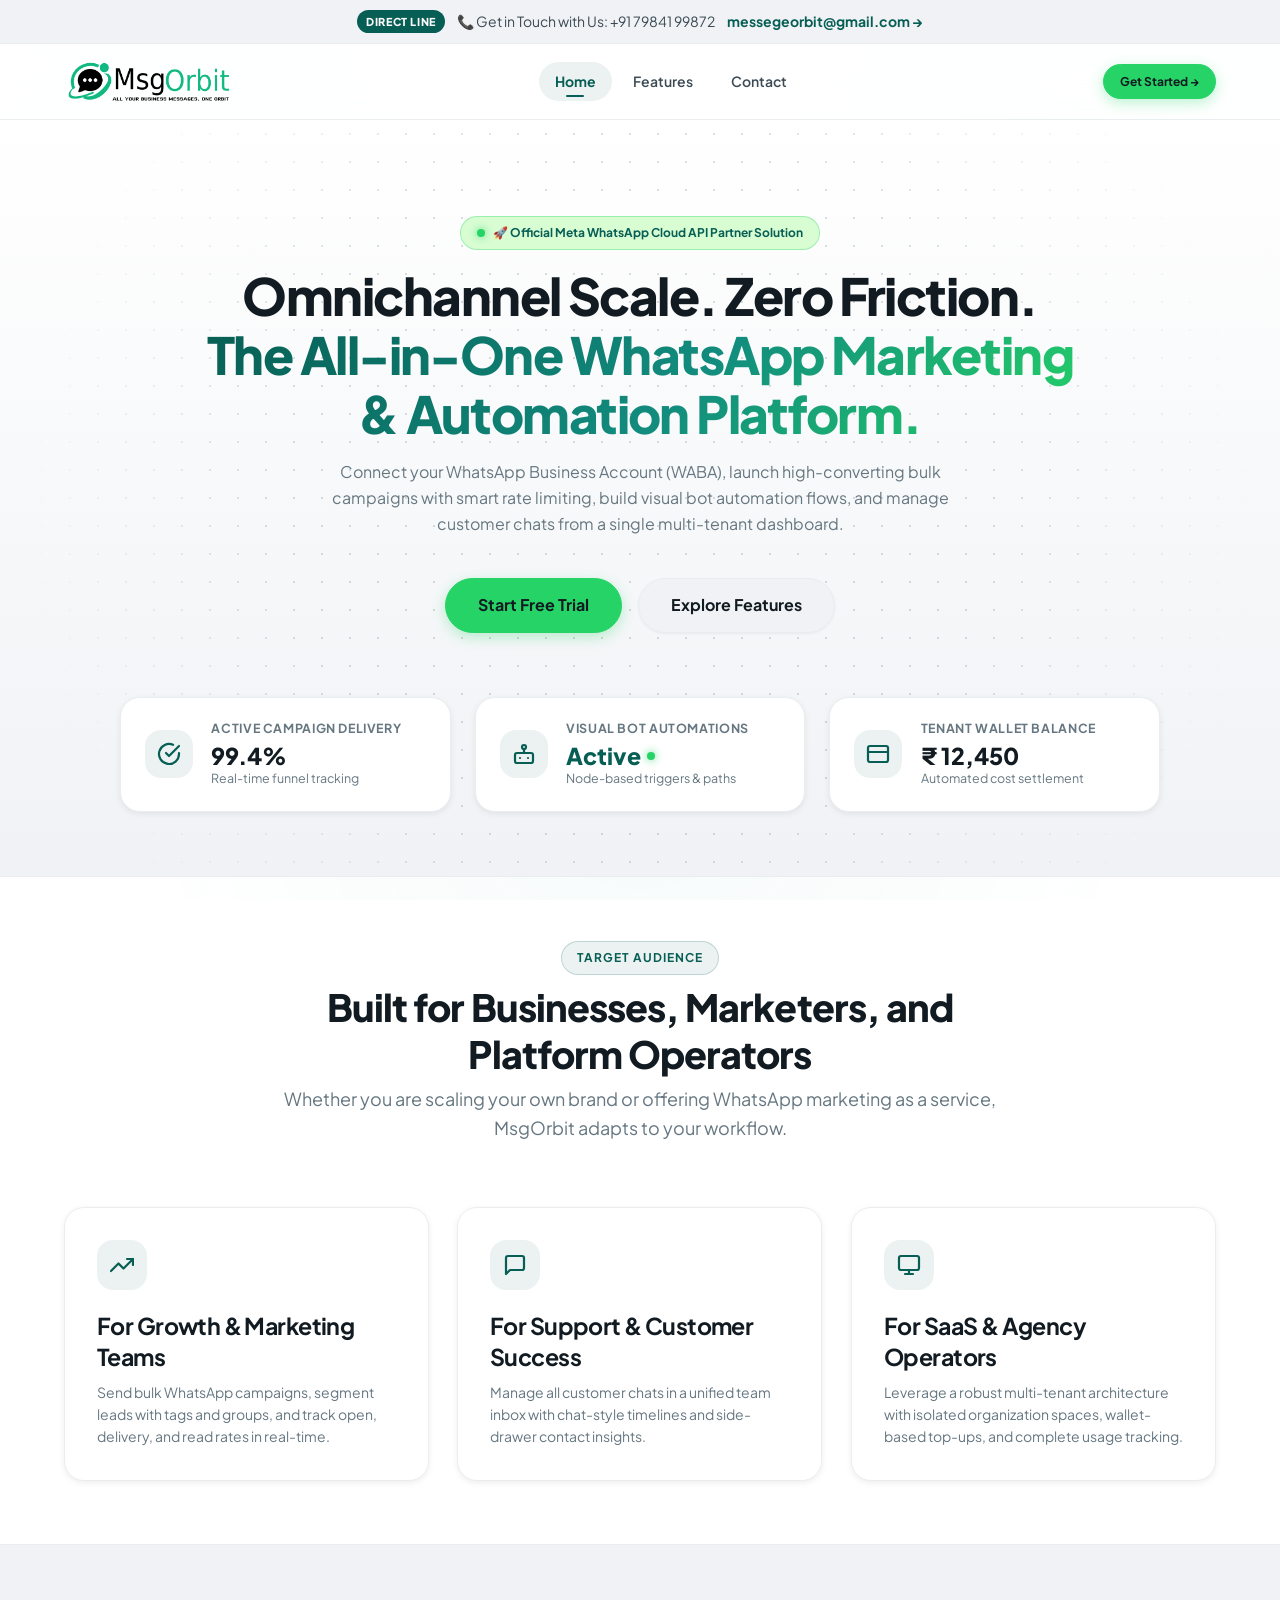
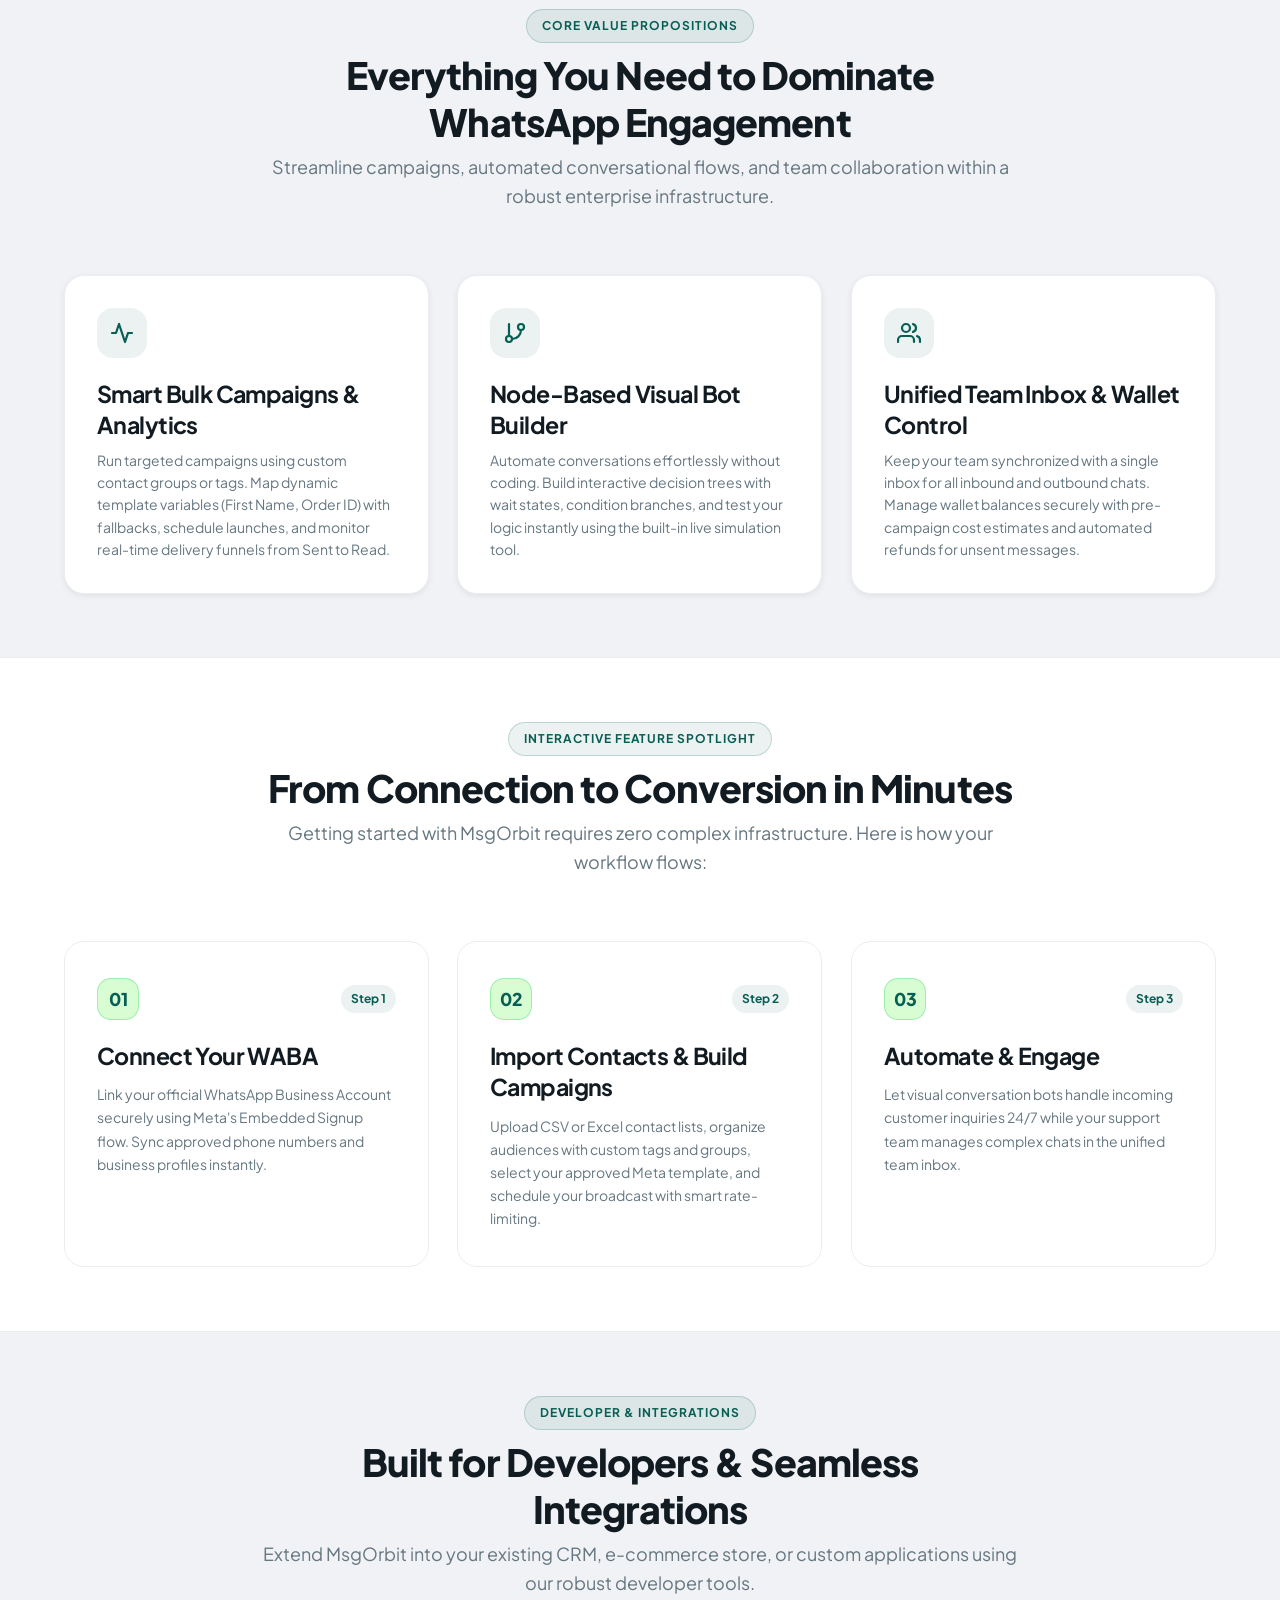
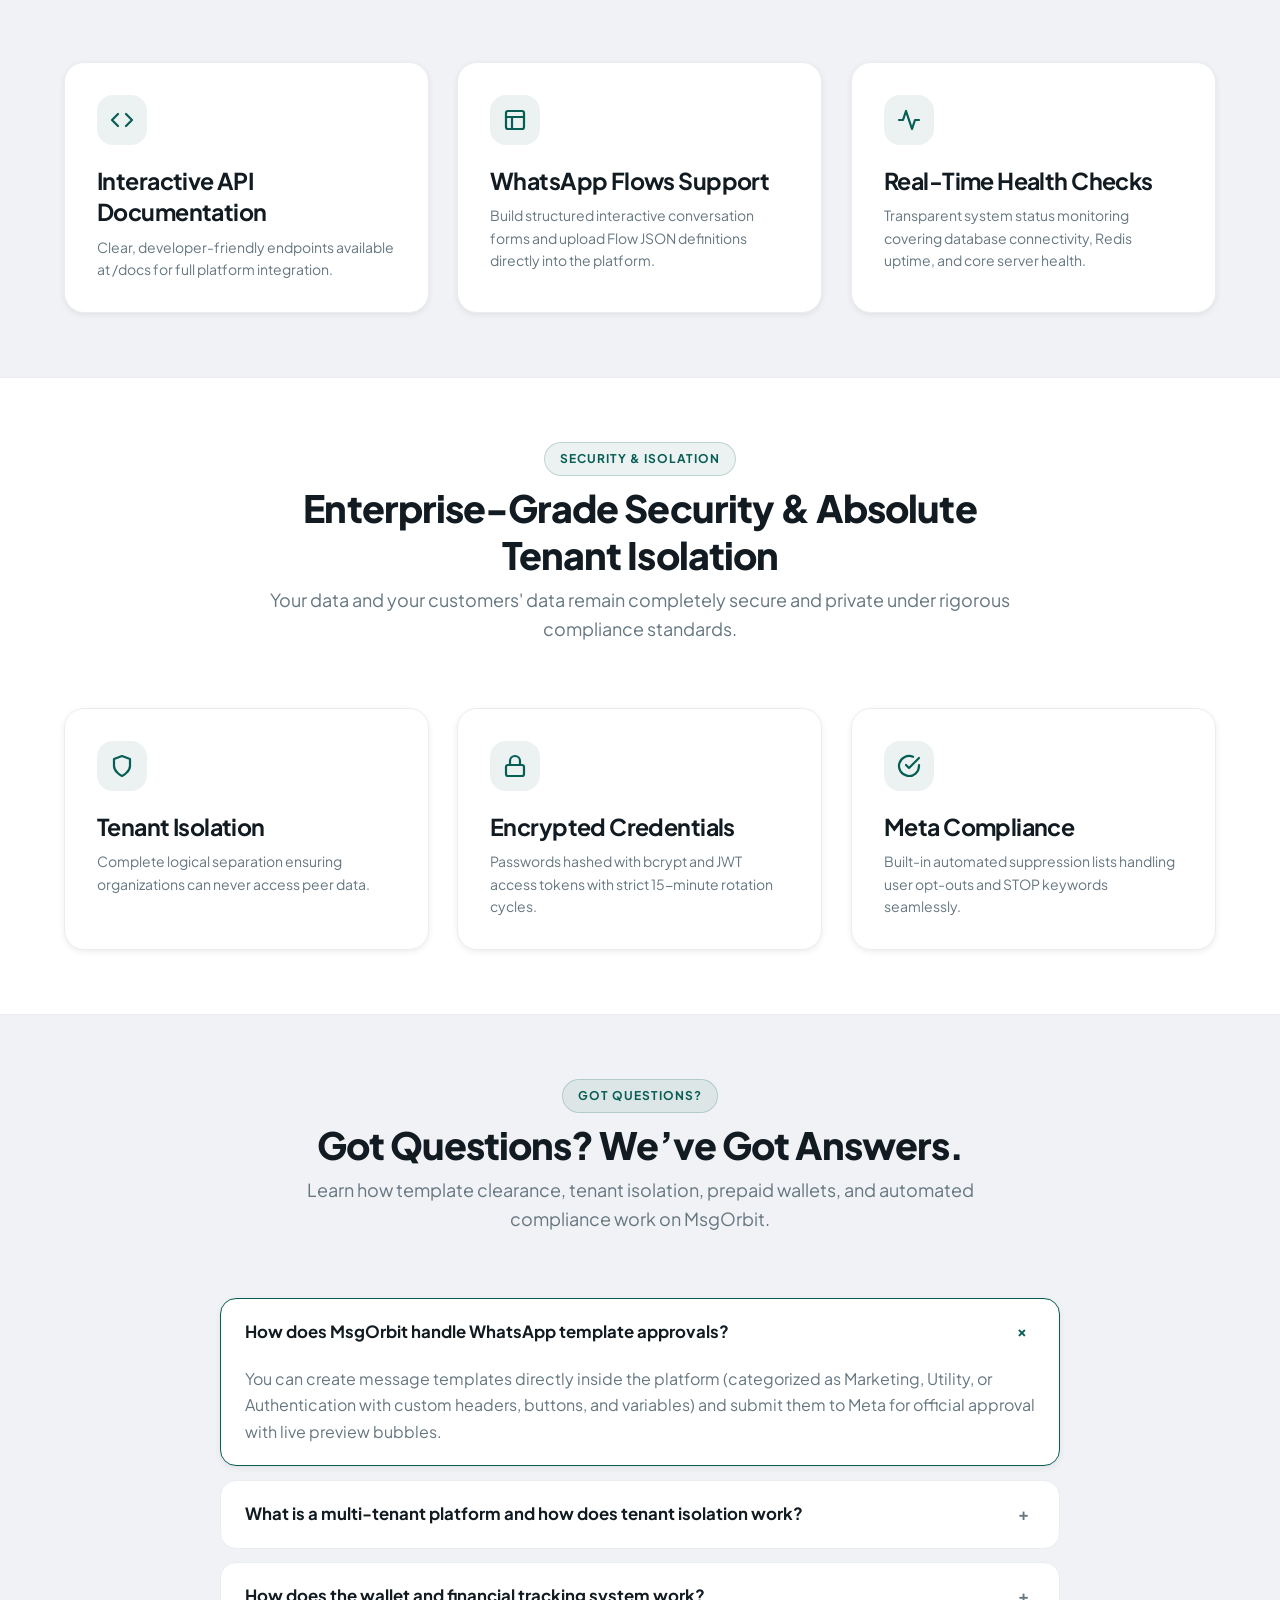
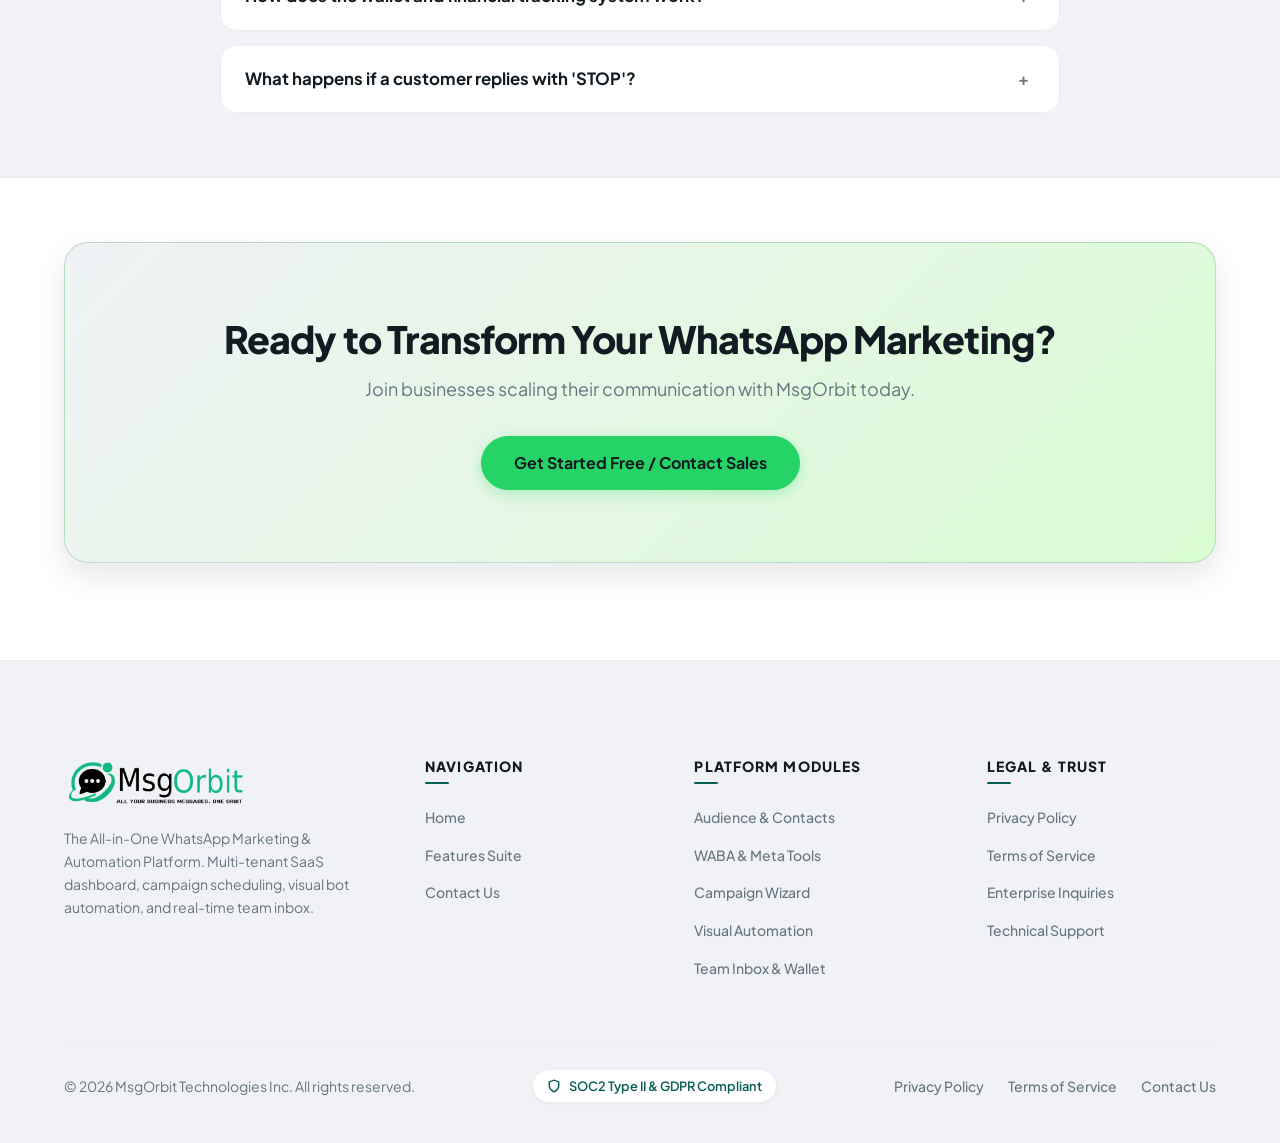
<file: index.html>
<!DOCTYPE html>
<html lang="en">

<head>
  <meta charset="UTF-8">
  <meta name="viewport" content="width=device-width, initial-scale=1.0">
  <title>MsgOrbit | The All-in-One WhatsApp Marketing &amp; Automation Platform</title>
  <meta name="description" content="Official Meta WhatsApp Cloud API Partner Solution. Launch bulk campaigns with smart rate limiting, build visual bot automation flows, and manage customer chats from a single multi-tenant dashboard.">
  <link rel="icon" type="image/png" href="assets/images/fav.png">
  <link rel="stylesheet" href="assets/css/style.css">
</head>

<body>

  <!-- LIGHT MESH BACKGROUND DECORATION -->
  <div class="light-mesh-glow" aria-hidden="true"></div>

  <!-- TOP ANNOUNCEMENT BAR -->
  <div class="top-announcement-bar">
    <span class="announcement-tag">DIRECT LINE</span>
    <span>📞 Get in Touch with Us: +91 79841 99872</span>
    <a href="mailto:messegeorbit@gmail.com" class="announcement-link">
      messegeorbit@gmail.com &rarr;
    </a>
  </div>

  <!-- HEADER / NAVBAR -->
  <header class="header">
    <div class="header-container">
      <a href="index.html" class="logo" aria-label="MsgOrbit Home">
        <img src="assets/images/logo.png" alt="MsgOrbit" class="brand-logo-img">
      </a>

      <!-- Desktop Navigation -->
      <nav class="nav-links">
        <a href="index.html" class="nav-link active">Home</a>
        <a href="features.html" class="nav-link">Features</a>
        <!-- <a href="pricing.html" class="nav-link">Pricing</a> -->
        <a href="contact.html" class="nav-link">Contact</a>
      </nav>

      <div class="nav-actions">
        <a href="contact.html" class="btn btn-primary btn-sm">Get Started &rarr;</a>
      </div>

      <!-- Mobile Hamburger Button -->
      <button class="menu-btn" aria-label="Toggle navigation menu">
        <span class="menu-line"></span>
        <span class="menu-line"></span>
        <span class="menu-line"></span>
      </button>
    </div>
  </header>

  <!-- Mobile Navigation Drawer -->
  <div class="mobile-nav">
    <nav class="mobile-links">
      <a href="index.html" class="mobile-link active">Home</a>
      <a href="features.html" class="mobile-link">Features</a>
      <!-- <a href="pricing.html" class="mobile-link">Pricing</a> -->
      <a href="contact.html" class="mobile-link">Contact</a>
    </nav>
    <div class="mobile-actions">
      <a href="contact.html" class="btn btn-primary btn-lg" style="width: 100%;">Get Started &rarr;</a>
    </div>
  </div>

  <!-- SECTION 1: HERO SECTION (THE HOOK) -->
  <section class="hero" id="hero">
    <div class="hero-dot-bg"></div>

    <div class="container" style="position: relative; z-index: 2;">
      <div class="reveal">
        
        <!-- Eyebrow / Badge -->
        <div class="beacon-badge">
          <span class="beacon-dot"></span>
          <span>🚀 Official Meta WhatsApp Cloud API Partner Solution</span>
        </div>

        <!-- Main Headline -->
        <h1 class="hero-title">
          Omnichannel Scale. Zero Friction. <br>
          <span class="hero-gradient-text">The All-in-One WhatsApp Marketing &amp; Automation Platform.</span>
        </h1>

        <!-- Subheadline -->
        <p class="hero-desc">
          Connect your WhatsApp Business Account (WABA), launch high-converting bulk campaigns with smart rate limiting, build visual bot automation flows, and manage customer chats from a single multi-tenant dashboard.
        </p>

        <!-- CTA Action Buttons -->
        <div class="hero-actions">
          <!-- <a href="pricing.html" class="btn btn-primary btn-lg">Start Free Trial</a> -->
          <a href="contact.html" class="btn btn-primary btn-lg">Start Free Trial</a>
          <a href="features.html" class="btn btn-secondary btn-lg">Explore Features</a>
        </div>

        <!-- Visual Metric Cards (Displayed in Hero) -->
        <div class="hero-metrics-grid">
          
          <!-- Metric 1 -->
          <div class="hero-metric-card">
            <div class="hero-metric-icon">
              <svg xmlns="http://www.w3.org/2000/svg" width="24" height="24" viewBox="0 0 24 24" fill="none" stroke="currentColor" stroke-width="2.2" stroke-linecap="round" stroke-linejoin="round">
                <path d="M22 11.08V12a10 10 0 1 1-5.93-9.14"></path>
                <polyline points="22 4 12 14.01 9 11.01"></polyline>
              </svg>
            </div>
            <div>
              <div class="hero-metric-label">Active Campaign Delivery</div>
              <div class="hero-metric-val">99.4%</div>
              <div class="hero-metric-sub">Real-time funnel tracking</div>
            </div>
          </div>

          <!-- Metric 2 -->
          <div class="hero-metric-card">
            <div class="hero-metric-icon">
              <svg xmlns="http://www.w3.org/2000/svg" width="24" height="24" viewBox="0 0 24 24" fill="none" stroke="currentColor" stroke-width="2.2" stroke-linecap="round" stroke-linejoin="round">
                <rect x="3" y="11" width="18" height="10" rx="2"></rect>
                <circle cx="12" cy="5" r="2"></circle>
                <path d="M12 7v4"></path>
                <line x1="8" y1="16" x2="8" y2="16"></line>
                <line x1="16" y1="16" x2="16" y2="16"></line>
              </svg>
            </div>
            <div>
              <div class="hero-metric-label">Visual Bot Automations</div>
              <div class="hero-metric-val" style="color: var(--primary-teal); display: flex; align-items: center; gap: 0.4rem;">
                Active <span class="beacon-dot" style="margin-top: 2px;"></span>
              </div>
              <div class="hero-metric-sub">Node-based triggers &amp; paths</div>
            </div>
          </div>

          <!-- Metric 3 -->
          <div class="hero-metric-card">
            <div class="hero-metric-icon">
              <svg xmlns="http://www.w3.org/2000/svg" width="24" height="24" viewBox="0 0 24 24" fill="none" stroke="currentColor" stroke-width="2.2" stroke-linecap="round" stroke-linejoin="round">
                <rect x="2" y="4" width="20" height="16" rx="2"></rect>
                <line x1="2" y1="10" x2="22" y2="10"></line>
              </svg>
            </div>
            <div>
              <div class="hero-metric-label">Tenant Wallet Balance</div>
              <div class="hero-metric-val">₹ 12,450</div>
              <div class="hero-metric-sub">Automated cost settlement</div>
            </div>
          </div>

        </div>

      </div>
    </div>
  </section>

  <!-- SECTION 2: SOCIAL PROOF / WHO IT'S FOR (THE AUDIENCE) -->
  <section class="section-padding" id="audience">
    <div class="container">
      <div class="section-header reveal">
        <span class="section-tag">Target Audience</span>
        <h2 class="section-title">Built for Businesses, Marketers, and Platform Operators</h2>
        <p class="section-desc">Whether you are scaling your own brand or offering WhatsApp marketing as a service, MsgOrbit adapts to your workflow.</p>
      </div>

      <div class="why-grid">
        
        <!-- Audience Card 1 -->
        <div class="why-card reveal">
          <div class="why-icon-wrap">
            <svg xmlns="http://www.w3.org/2000/svg" width="24" height="24" viewBox="0 0 24 24" fill="none" stroke="currentColor" stroke-width="2.2" stroke-linecap="round" stroke-linejoin="round">
              <polyline points="23 6 13.5 15.5 8.5 10.5 1 18"></polyline>
              <polyline points="17 6 23 6 23 12"></polyline>
            </svg>
          </div>
          <h3 class="why-card-title">For Growth &amp; Marketing Teams</h3>
          <p class="why-card-desc">Send bulk WhatsApp campaigns, segment leads with tags and groups, and track open, delivery, and read rates in real-time.</p>
        </div>

        <!-- Audience Card 2 -->
        <div class="why-card reveal delay-1">
          <div class="why-icon-wrap">
            <svg xmlns="http://www.w3.org/2000/svg" width="24" height="24" viewBox="0 0 24 24" fill="none" stroke="currentColor" stroke-width="2.2" stroke-linecap="round" stroke-linejoin="round">
              <path d="M21 15a2 2 0 0 1-2 2H7l-4 4V5a2 2 0 0 1 2-2h14a2 2 0 0 1 2 2z"></path>
            </svg>
          </div>
          <h3 class="why-card-title">For Support &amp; Customer Success</h3>
          <p class="why-card-desc">Manage all customer chats in a unified team inbox with chat-style timelines and side-drawer contact insights.</p>
        </div>

        <!-- Audience Card 3 -->
        <div class="why-card reveal delay-2">
          <div class="why-icon-wrap">
            <svg xmlns="http://www.w3.org/2000/svg" width="24" height="24" viewBox="0 0 24 24" fill="none" stroke="currentColor" stroke-width="2.2" stroke-linecap="round" stroke-linejoin="round">
              <rect x="2" y="3" width="20" height="14" rx="2" ry="2"></rect>
              <line x1="8" y1="21" x2="16" y2="21"></line>
              <line x1="12" y1="17" x2="12" y2="21"></line>
            </svg>
          </div>
          <h3 class="why-card-title">For SaaS &amp; Agency Operators</h3>
          <p class="why-card-desc">Leverage a robust multi-tenant architecture with isolated organization spaces, wallet-based top-ups, and complete usage tracking.</p>
        </div>

      </div>
    </div>
  </section>

  <!-- SECTION 3: CORE VALUE PROPOSITIONS (THE 3 PILLARS) -->
  <section class="section-padding" id="pillars" style="background-color: var(--bg-surface); border-top: 1px solid var(--border-light); border-bottom: 1px solid var(--border-light);">
    <div class="container">
      <div class="section-header reveal">
        <span class="section-tag">Core Value Propositions</span>
        <h2 class="section-title">Everything You Need to Dominate WhatsApp Engagement</h2>
        <p class="section-desc">Streamline campaigns, automated conversational flows, and team collaboration within a robust enterprise infrastructure.</p>
      </div>

      <div class="features-grid">
        
        <!-- Pillar 1 -->
        <div class="feature-card reveal">
          <div class="feature-icon-wrap">
            <svg xmlns="http://www.w3.org/2000/svg" width="24" height="24" viewBox="0 0 24 24" fill="none" stroke="currentColor" stroke-width="2.2" stroke-linecap="round" stroke-linejoin="round">
              <path d="M22 12h-4l-3 9L9 3l-3 9H2"></path>
            </svg>
          </div>
          <h3 class="feature-title">Smart Bulk Campaigns &amp; Analytics</h3>
          <p class="feature-desc">Run targeted campaigns using custom contact groups or tags. Map dynamic template variables (First Name, Order ID) with fallbacks, schedule launches, and monitor real-time delivery funnels from Sent to Read.</p>
        </div>

        <!-- Pillar 2 -->
        <div class="feature-card reveal delay-1">
          <div class="feature-icon-wrap">
            <svg xmlns="http://www.w3.org/2000/svg" width="24" height="24" viewBox="0 0 24 24" fill="none" stroke="currentColor" stroke-width="2.2" stroke-linecap="round" stroke-linejoin="round">
              <line x1="6" y1="3" x2="6" y2="15"></line>
              <circle cx="18" cy="6" r="3"></circle>
              <circle cx="6" cy="18" r="3"></circle>
              <path d="M18 9a9 9 0 0 1-9 9"></path>
            </svg>
          </div>
          <h3 class="feature-title">Node-Based Visual Bot Builder</h3>
          <p class="feature-desc">Automate conversations effortlessly without coding. Build interactive decision trees with wait states, condition branches, and test your logic instantly using the built-in live simulation tool.</p>
        </div>

        <!-- Pillar 3 -->
        <div class="feature-card reveal delay-2">
          <div class="feature-icon-wrap">
            <svg xmlns="http://www.w3.org/2000/svg" width="24" height="24" viewBox="0 0 24 24" fill="none" stroke="currentColor" stroke-width="2.2" stroke-linecap="round" stroke-linejoin="round">
              <path d="M17 21v-2a4 4 0 0 0-4-4H5a4 4 0 0 0-4 4v2"></path>
              <circle cx="9" cy="7" r="4"></circle>
              <path d="M23 21v-2a4 4 0 0 0-3-3.87"></path>
              <path d="M16 3.13a4 4 0 0 1 0 7.75"></path>
            </svg>
          </div>
          <h3 class="feature-title">Unified Team Inbox &amp; Wallet Control</h3>
          <p class="feature-desc">Keep your team synchronized with a single inbox for all inbound and outbound chats. Manage wallet balances securely with pre-campaign cost estimates and automated refunds for unsent messages.</p>
        </div>

      </div>
    </div>
  </section>

  <!-- SECTION 6: INTERACTIVE FEATURE SPOTLIGHT (HOW MSGORBIT WORKS IN 3 SIMPLE STEPS) -->
  <section class="section-padding" id="how-it-works">
    <div class="container">
      <div class="section-header reveal">
        <span class="section-tag">Interactive Feature Spotlight</span>
        <h2 class="section-title">From Connection to Conversion in Minutes</h2>
        <p class="section-desc">Getting started with MsgOrbit requires zero complex infrastructure. Here is how your workflow flows:</p>
      </div>

      <div class="steps-grid">
        
        <!-- Step 1 -->
        <div class="step-card reveal">
          <div class="step-header-wrap">
            <div class="step-badge">01</div>
            <span class="step-tag">Step 1</span>
          </div>
          <h3 class="step-title">Connect Your WABA</h3>
          <p class="step-desc">Link your official WhatsApp Business Account securely using Meta's Embedded Signup flow. Sync approved phone numbers and business profiles instantly.</p>
        </div>

        <!-- Step 2 -->
        <div class="step-card reveal delay-1">
          <div class="step-header-wrap">
            <div class="step-badge">02</div>
            <span class="step-tag">Step 2</span>
          </div>
          <h3 class="step-title">Import Contacts &amp; Build Campaigns</h3>
          <p class="step-desc">Upload CSV or Excel contact lists, organize audiences with custom tags and groups, select your approved Meta template, and schedule your broadcast with smart rate-limiting.</p>
        </div>

        <!-- Step 3 -->
        <div class="step-card reveal delay-2">
          <div class="step-header-wrap">
            <div class="step-badge">03</div>
            <span class="step-tag">Step 3</span>
          </div>
          <h3 class="step-title">Automate &amp; Engage</h3>
          <p class="step-desc">Let visual conversation bots handle incoming customer inquiries 24/7 while your support team manages complex chats in the unified team inbox.</p>
        </div>

      </div>
    </div>
  </section>

  <!-- SECTION 7: BUILT-IN DEVELOPER & API CAPABILITIES -->
  <section class="section-padding" id="developer" style="background-color: var(--bg-surface); border-top: 1px solid var(--border-light); border-bottom: 1px solid var(--border-light);">
    <div class="container">
      <div class="section-header reveal">
        <span class="section-tag">Developer &amp; Integrations</span>
        <h2 class="section-title">Built for Developers &amp; Seamless Integrations</h2>
        <p class="section-desc">Extend MsgOrbit into your existing CRM, e-commerce store, or custom applications using our robust developer tools.</p>
      </div>

      <div class="features-grid">
        
        <!-- Dev Card 1 -->
        <div class="feature-card reveal">
          <div class="feature-icon-wrap">
            <svg xmlns="http://www.w3.org/2000/svg" width="24" height="24" viewBox="0 0 24 24" fill="none" stroke="currentColor" stroke-width="2.2" stroke-linecap="round" stroke-linejoin="round">
              <polyline points="16 18 22 12 16 6"></polyline>
              <polyline points="8 6 2 12 8 18"></polyline>
            </svg>
          </div>
          <h3 class="feature-title">Interactive API Documentation</h3>
          <p class="feature-desc">Clear, developer-friendly endpoints available at /docs for full platform integration.</p>
        </div>

        <!-- Dev Card 2 -->
        <div class="feature-card reveal delay-1">
          <div class="feature-icon-wrap">
            <svg xmlns="http://www.w3.org/2000/svg" width="24" height="24" viewBox="0 0 24 24" fill="none" stroke="currentColor" stroke-width="2.2" stroke-linecap="round" stroke-linejoin="round">
              <rect x="3" y="3" width="18" height="18" rx="2" ry="2"></rect>
              <line x1="3" y1="9" x2="21" y2="9"></line>
              <line x1="9" y1="21" x2="9" y2="9"></line>
            </svg>
          </div>
          <h3 class="feature-title">WhatsApp Flows Support</h3>
          <p class="feature-desc">Build structured interactive conversation forms and upload Flow JSON definitions directly into the platform.</p>
        </div>

        <!-- Dev Card 3 -->
        <div class="feature-card reveal delay-2">
          <div class="feature-icon-wrap">
            <svg xmlns="http://www.w3.org/2000/svg" width="24" height="24" viewBox="0 0 24 24" fill="none" stroke="currentColor" stroke-width="2.2" stroke-linecap="round" stroke-linejoin="round">
              <path d="M22 12h-4l-3 9L9 3l-3 9H2"></path>
            </svg>
          </div>
          <h3 class="feature-title">Real-Time Health Checks</h3>
          <p class="feature-desc">Transparent system status monitoring covering database connectivity, Redis uptime, and core server health.</p>
        </div>

      </div>
    </div>
  </section>

  <!-- SECTION 4: TRUST & ENTERPRISE SECURITY BANNER -->
  <section class="section-padding" id="security">
    <div class="container">
      <div class="section-header reveal">
        <span class="section-tag">Security &amp; Isolation</span>
        <h2 class="section-title">Enterprise-Grade Security &amp; Absolute Tenant Isolation</h2>
        <p class="section-desc">Your data and your customers' data remain completely secure and private under rigorous compliance standards.</p>
      </div>

      <div class="why-grid">
        
        <!-- Security Card 1 -->
        <div class="why-card reveal">
          <div class="why-icon-wrap">
            <svg xmlns="http://www.w3.org/2000/svg" width="24" height="24" viewBox="0 0 24 24" fill="none" stroke="currentColor" stroke-width="2.2" stroke-linecap="round" stroke-linejoin="round">
              <path d="M12 22s8-4 8-10V5l-8-3-8 3v7c0 6 8 10 8 10z"></path>
            </svg>
          </div>
          <h3 class="why-card-title">Tenant Isolation</h3>
          <p class="why-card-desc">Complete logical separation ensuring organizations can never access peer data.</p>
        </div>

        <!-- Security Card 2 -->
        <div class="why-card reveal delay-1">
          <div class="why-icon-wrap">
            <svg xmlns="http://www.w3.org/2000/svg" width="24" height="24" viewBox="0 0 24 24" fill="none" stroke="currentColor" stroke-width="2.2" stroke-linecap="round" stroke-linejoin="round">
              <rect x="3" y="11" width="18" height="11" rx="2" ry="2"></rect>
              <path d="M7 11V7a5 5 0 0 1 10 0v4"></path>
            </svg>
          </div>
          <h3 class="why-card-title">Encrypted Credentials</h3>
          <p class="why-card-desc">Passwords hashed with bcrypt and JWT access tokens with strict 15-minute rotation cycles.</p>
        </div>

        <!-- Security Card 3 -->
        <div class="why-card reveal delay-2">
          <div class="why-icon-wrap">
            <svg xmlns="http://www.w3.org/2000/svg" width="24" height="24" viewBox="0 0 24 24" fill="none" stroke="currentColor" stroke-width="2.2" stroke-linecap="round" stroke-linejoin="round">
              <path d="M22 11.08V12a10 10 0 1 1-5.93-9.14"></path>
              <polyline points="22 4 12 14.01 9 11.01"></polyline>
            </svg>
          </div>
          <h3 class="why-card-title">Meta Compliance</h3>
          <p class="why-card-desc">Built-in automated suppression lists handling user opt-outs and STOP keywords seamlessly.</p>
        </div>

      </div>
    </div>
  </section>

  <!-- SECTION 8: FREQUENTLY ASKED QUESTIONS (FAQ) -->
  <section class="section-padding" id="faq" style="background-color: var(--bg-surface); border-top: 1px solid var(--border-light); border-bottom: 1px solid var(--border-light);">
    <div class="container">
      <div class="section-header reveal">
        <span class="section-tag">Got Questions?</span>
        <h2 class="section-title">Got Questions? We’ve Got Answers.</h2>
        <p class="section-desc">Learn how template clearance, tenant isolation, prepaid wallets, and automated compliance work on MsgOrbit.</p>
      </div>

      <div class="faq-list reveal">
        
        <!-- FAQ 1 -->
        <div class="faq-item active">
          <button class="faq-question" aria-expanded="true">
            <span>How does MsgOrbit handle WhatsApp template approvals?</span>
            <span class="faq-icon-wrap">&plus;</span>
          </button>
          <div class="faq-answer" style="max-height: 200px;">
            <div class="faq-answer-inner">
              You can create message templates directly inside the platform (categorized as Marketing, Utility, or Authentication with custom headers, buttons, and variables) and submit them to Meta for official approval with live preview bubbles.
            </div>
          </div>
        </div>

        <!-- FAQ 2 -->
        <div class="faq-item">
          <button class="faq-question" aria-expanded="false">
            <span>What is a multi-tenant platform and how does tenant isolation work?</span>
            <span class="faq-icon-wrap">&plus;</span>
          </button>
          <div class="faq-answer">
            <div class="faq-answer-inner">
              Tenant isolation ensures that each organization operating on MsgOrbit has a completely secure, private sandbox. Organizations can never access each other’s contacts, campaigns, or wallet data.
            </div>
          </div>
        </div>

        <!-- FAQ 3 -->
        <div class="faq-item">
          <button class="faq-question" aria-expanded="false">
            <span>How does the wallet and financial tracking system work?</span>
            <span class="faq-icon-wrap">&plus;</span>
          </button>
          <div class="faq-answer">
            <div class="faq-answer-inner">
              MsgOrbit uses a prepaid wallet balance model. Before a campaign launches, the estimated cost is calculated and reserved from your wallet. Once completed, the actual cost is settled, and any unused reserved amount is automatically refunded.
            </div>
          </div>
        </div>

        <!-- FAQ 4 -->
        <div class="faq-item">
          <button class="faq-question" aria-expanded="false">
            <span>What happens if a customer replies with 'STOP'?</span>
            <span class="faq-icon-wrap">&plus;</span>
          </button>
          <div class="faq-answer">
            <div class="faq-answer-inner">
              MsgOrbit features an automated Marketing Suppression List. Inbound STOP keywords or user opt-outs automatically add the number to the suppression list, ensuring they are skipped in all future marketing campaigns to maintain compliance.
            </div>
          </div>
        </div>

      </div>
    </div>
  </section>

  <!-- SECTION 5: FINAL CALL-TO-ACTION (FOOTER BANNER) -->
  <section class="final-cta">
    <div class="container reveal">
      <div class="cta-banner">
        <h2 class="cta-title">Ready to Transform Your WhatsApp Marketing?</h2>
        <p class="cta-desc">Join businesses scaling their communication with MsgOrbit today.</p>
        <div style="display: flex; gap: 1rem; justify-content: center; flex-wrap: wrap;">
          <a href="contact.html" class="btn btn-primary btn-lg">Get Started Free / Contact Sales</a>
        </div>
      </div>
    </div>
  </section>

  <!-- FOOTER -->
  <footer class="footer">
    <div class="container">
      <div class="footer-grid">
        
        <!-- Brand Column -->
        <div class="footer-brand-col">
          <a href="index.html" class="logo footer-logo" aria-label="MsgOrbit Home">
            <img src="assets/images/logo.png" alt="MsgOrbit" class="brand-logo-img">
          </a>
          <p class="footer-brand-desc">
            The All-in-One WhatsApp Marketing &amp; Automation Platform. Multi-tenant SaaS dashboard, campaign scheduling, visual bot automation, and real-time team inbox.
          </p>
        </div>

        <!-- Col 1: Platform Navigation -->
        <div>
          <h4 class="footer-col-heading">Navigation</h4>
          <ul class="footer-link-list">
            <li class="footer-link-item"><a href="index.html">Home</a></li>
            <li class="footer-link-item"><a href="features.html">Features Suite</a></li>
            <!-- <li class="footer-link-item"><a href="pricing.html">Pricing Plans</a></li> -->
            <li class="footer-link-item"><a href="contact.html">Contact Us</a></li>
          </ul>
        </div>

        <!-- Col 2: Platform Modules -->
        <div>
          <h4 class="footer-col-heading">Platform Modules</h4>
          <ul class="footer-link-list">
            <li class="footer-link-item"><a href="features.html#module-contacts">Audience &amp; Contacts</a></li>
            <li class="footer-link-item"><a href="features.html#module-waba">WABA &amp; Meta Tools</a></li>
            <li class="footer-link-item"><a href="features.html#module-campaigns">Campaign Wizard</a></li>
            <li class="footer-link-item"><a href="features.html#module-bots">Visual Automation</a></li>
            <li class="footer-link-item"><a href="features.html#module-inbox">Team Inbox &amp; Wallet</a></li>
          </ul>
        </div>

        <!-- Col 3: Legal & Trust -->
        <div>
          <h4 class="footer-col-heading">Legal &amp; Trust</h4>
          <ul class="footer-link-list">
            <li class="footer-link-item"><a href="privacy.html">Privacy Policy</a></li>
            <li class="footer-link-item"><a href="terms.html">Terms of Service</a></li>
            <!-- <li class="footer-link-item"><a href="pricing.html#wallet">Prepaid Wallet Terms</a></li> -->
            <li class="footer-link-item"><a href="contact.html">Enterprise Inquiries</a></li>
            <li class="footer-link-item"><a href="contact.html">Technical Support</a></li>
          </ul>
        </div>

      </div>

      <!-- Bottom Bar -->
      <div class="footer-bottom-bar">
        <div>&copy; 2026 MsgOrbit Technologies Inc. All rights reserved.</div>
        <div class="footer-compliance-tag">
          <svg xmlns="http://www.w3.org/2000/svg" width="14" height="14" viewBox="0 0 24 24" fill="none" stroke="currentColor" stroke-width="2.5"><path d="M12 22s8-4 8-10V5l-8-3-8 3v7c0 6 8 10 8 10z"/></svg>
          <span>SOC2 Type II &amp; GDPR Compliant</span>
        </div>
        <div class="footer-legal-links-wrap">
          <a href="privacy.html">Privacy Policy</a>
          <a href="terms.html">Terms of Service</a>
          <a href="contact.html">Contact Us</a>
        </div>
      </div>
    </div>
  </footer>

    <!-- SCROLL TO TOP (BOTTOM TO TOP) FLOATING BUTTON -->
  <button id="scrollTopBtn" class="scroll-top-btn" aria-label="Scroll to top" title="Scroll to top">
    <svg xmlns="http://www.w3.org/2000/svg" width="22" height="22" viewBox="0 0 24 24" fill="none" stroke="currentColor" stroke-width="2.5" stroke-linecap="round" stroke-linejoin="round">
      <polyline points="18 15 12 9 6 15"></polyline>
    </svg>
  </button>

  <!-- Unified Interactive JavaScript -->
  <script src="assets/js/script.js"></script>
</body>

</html>
</file>
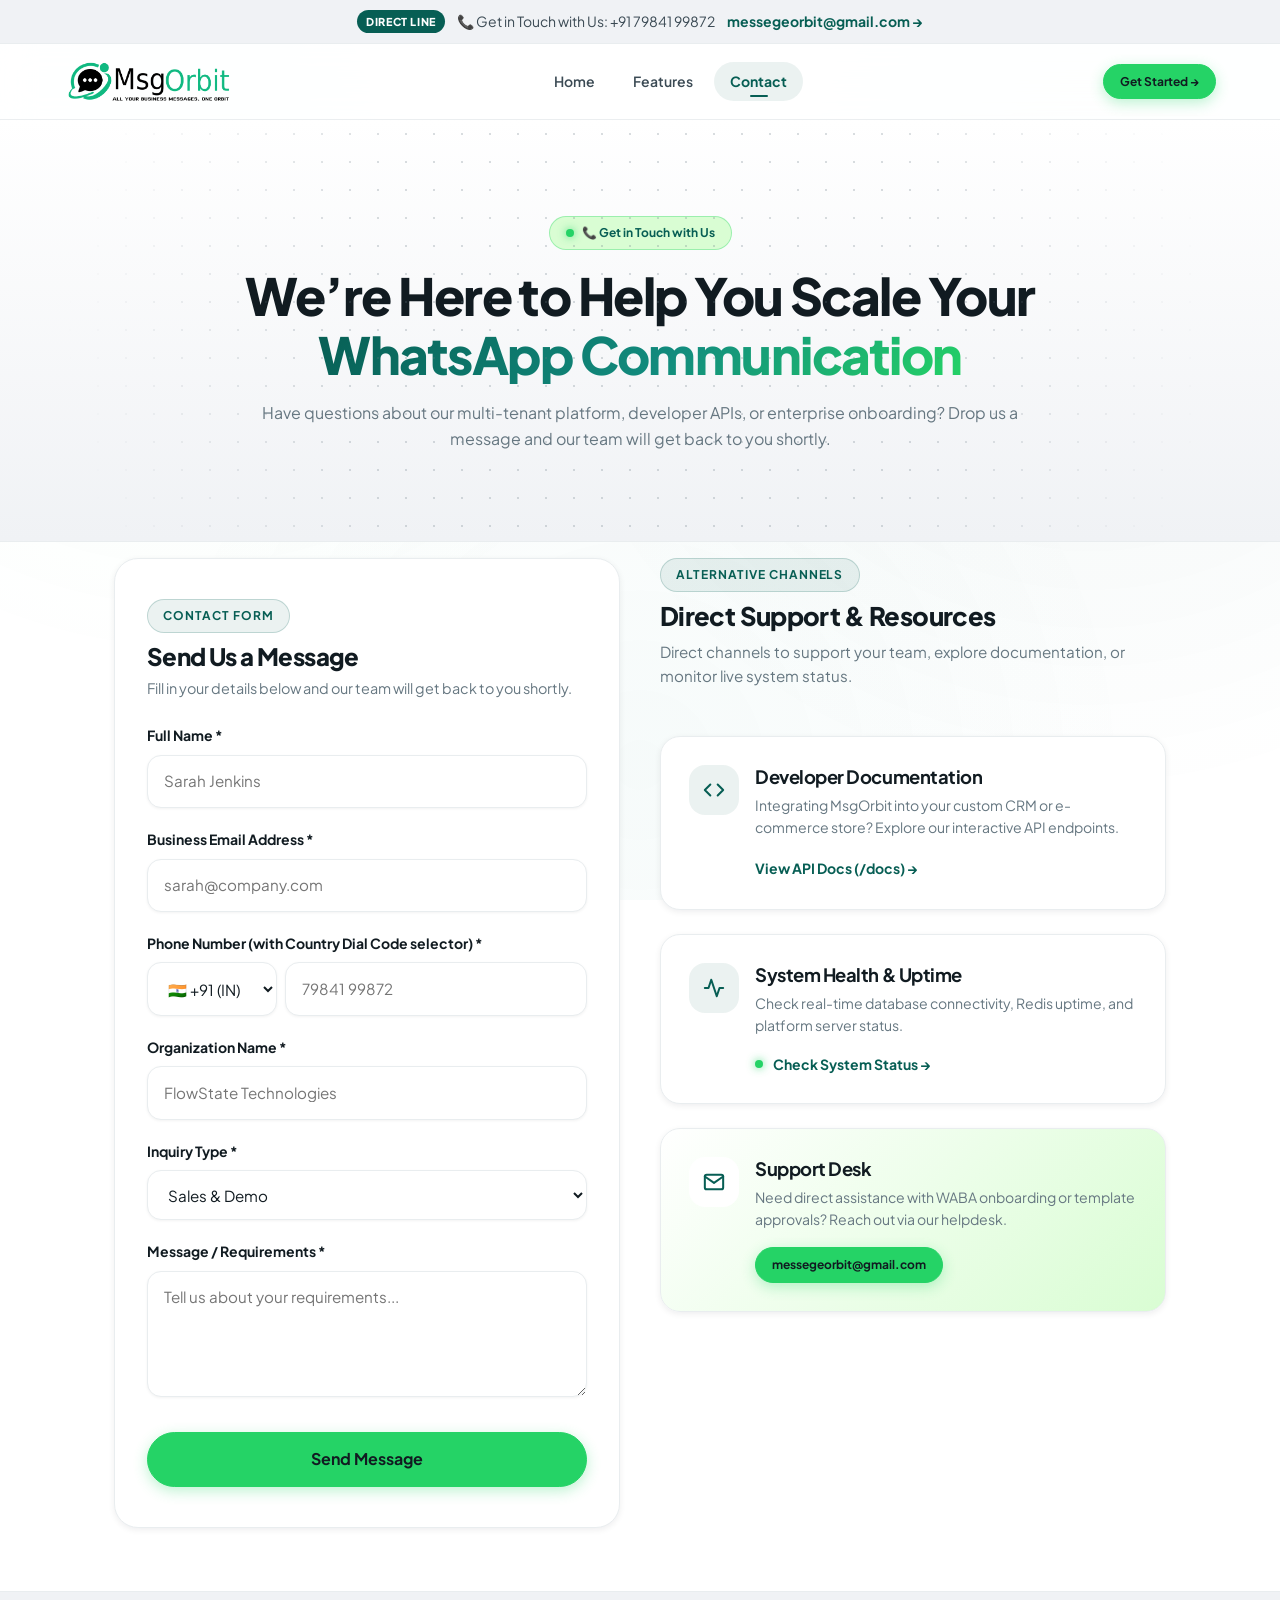
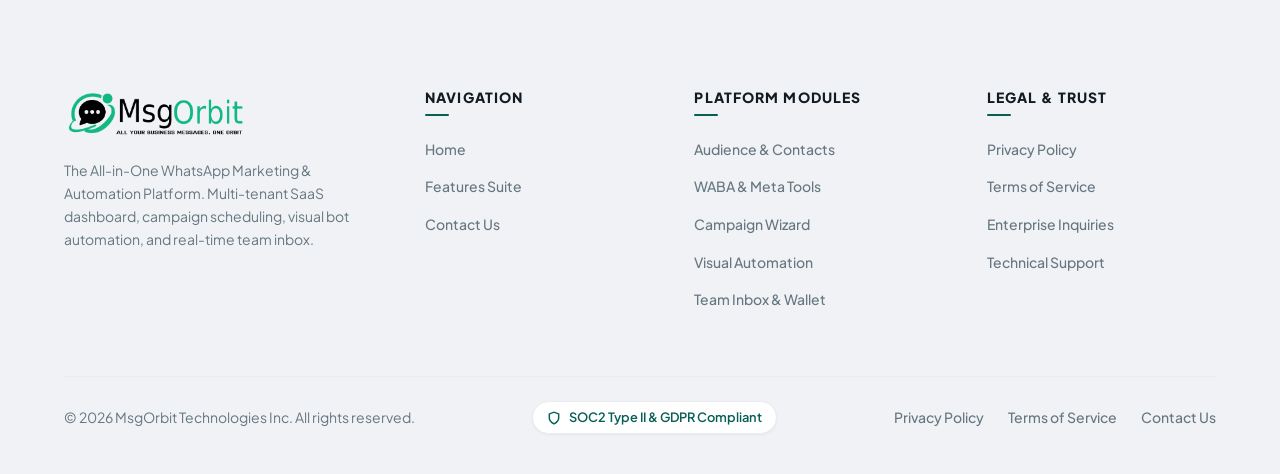
<file: contact.html>
<!DOCTYPE html>
<html lang="en">

<head>
  <meta charset="UTF-8">
  <meta name="viewport" content="width=device-width, initial-scale=1.0">
  <title>MsgOrbit | Get in Touch with Us &amp; Direct Support</title>
  <meta name="description" content="We’re here to help you scale your WhatsApp communication. Have questions about our multi-tenant platform, developer APIs, or enterprise onboarding? Drop us a message and our team will get back to you shortly.">
  <link rel="icon" type="image/png" href="assets/images/fav.png">
  <link rel="stylesheet" href="assets/css/style.css">
</head>

<body>

  <!-- LIGHT MESH BACKGROUND DECORATION -->
  <div class="light-mesh-glow" aria-hidden="true"></div>

  <!-- TOP ANNOUNCEMENT BAR -->
  <div class="top-announcement-bar">
    <span class="announcement-tag">DIRECT LINE</span>
    <span>📞 Get in Touch with Us: +91 79841 99872</span>
    <a href="mailto:messegeorbit@gmail.com" class="announcement-link">
      messegeorbit@gmail.com &rarr;
    </a>
  </div>

  <!-- HEADER / NAVBAR -->
  <header class="header">
    <div class="header-container">
      <a href="index.html" class="logo" aria-label="MsgOrbit Home">
        <img src="assets/images/logo.png" alt="MsgOrbit" class="brand-logo-img">
      </a>

      <!-- Desktop Navigation -->
      <nav class="nav-links">
        <a href="index.html" class="nav-link">Home</a>
        <a href="features.html" class="nav-link">Features</a>
        <!-- <a href="pricing.html" class="nav-link">Pricing</a> -->
        <a href="contact.html" class="nav-link active">Contact</a>
      </nav>

      <div class="nav-actions">
        <a href="contact.html" class="btn btn-primary btn-sm">Get Started &rarr;</a>
      </div>

      <!-- Mobile Hamburger Button -->
      <button class="menu-btn" aria-label="Toggle navigation menu">
        <span class="menu-line"></span>
        <span class="menu-line"></span>
        <span class="menu-line"></span>
      </button>
    </div>
  </header>

  <!-- Mobile Navigation Drawer -->
  <div class="mobile-nav">
    <nav class="mobile-links">
      <a href="index.html" class="mobile-link">Home</a>
      <a href="features.html" class="mobile-link">Features</a>
      <!-- <a href="pricing.html" class="mobile-link">Pricing</a> -->
      <a href="contact.html" class="mobile-link active">Contact</a>
    </nav>
    <div class="mobile-actions">
      <a href="contact.html" class="btn btn-primary btn-lg" style="width: 100%;">Get Started &rarr;</a>
    </div>
  </div>

  <!-- PAGE HEADER / HERO SECTION -->
  <section class="hero page-hero">
    <div class="hero-dot-bg"></div>

    <div class="container hero-content text-center">
      <div class="reveal">
        
        <!-- Eyebrow / Badge -->
        <div class="beacon-badge">
          <span class="beacon-dot"></span>
          <span>📞 Get in Touch with Us</span>
        </div>

        <!-- Headline -->
        <h1 class="hero-title">
          We’re Here to Help You Scale Your <br>
          <span class="hero-gradient-text">WhatsApp Communication</span>
        </h1>

        <!-- Subheadline -->
        <p class="hero-desc" style="max-width: 780px; margin: 0 auto 1.5rem;">
          Have questions about our multi-tenant platform, developer APIs, or enterprise onboarding? Drop us a message and our team will get back to you shortly.
        </p>

      </div>
    </div>
  </section>

  <!-- SECTION 1: CONTACT FORM & SECTION 2: ALTERNATIVE CHANNELS -->
  <section class="section-padding" style="padding-top: 1rem;">
    <div class="container" style="max-width: 1100px;">
      
      <div style="display: grid; grid-template-columns: repeat(auto-fit, minmax(320px, 1fr)); gap: 2.5rem; align-items: start;">
        
        <!-- Section 1: Contact Form -->
        <div class="card reveal" style="padding: 2.5rem 2rem; border-radius: var(--radius-2xl);">
          <div style="margin-bottom: 1.5rem;">
            <span class="section-tag" style="margin-bottom: 0.5rem;">Contact Form</span>
            <h2 style="font-size: 1.5rem; margin-bottom: 0.35rem;">Send Us a Message</h2>
            <p style="font-size: 0.9rem; color: var(--text-muted); margin: 0;">Fill in your details below and our team will get back to you shortly.</p>
          </div>

          <form id="contact-form">
            <div id="form-response-message" style="display: none; margin-bottom: 1.25rem;"></div>

            <!-- Full Name -->
            <div class="form-group">
              <label class="form-label" for="contact-fullname">Full Name *</label>
              <input type="text" id="contact-fullname" class="form-input" placeholder="Sarah Jenkins" required>
            </div>

            <!-- Business Email Address -->
            <div class="form-group">
              <label class="form-label" for="contact-email">Business Email Address *</label>
              <input type="email" id="contact-email" class="form-input" placeholder="sarah@company.com" required>
            </div>

            <!-- Phone Number (with Country Dial Code selector) -->
            <div class="form-group">
              <label class="form-label" for="contact-phone">Phone Number (with Country Dial Code selector) *</label>
              <div style="display: flex; gap: 0.5rem;">
                <select id="contact-dial-code" class="form-input" style="width: 130px; flex-shrink: 0; padding-right: 0.5rem;">
                  <option value="+91" selected>🇮🇳 +91 (IN)</option>
                  <option value="+1">🇺🇸 +1 (US)</option>
                  <option value="+44">🇬🇧 +44 (UK)</option>
                  <option value="+971">🇦🇪 +971 (UAE)</option>
                  <option value="+65">🇸🇬 +65 (SG)</option>
                  <option value="+61">🇦🇺 +61 (AU)</option>
                  <option value="+49">🇩🇪 +49 (DE)</option>
                </select>
                <input type="tel" id="contact-phone" class="form-input" placeholder="79841 99872" required>
              </div>
            </div>

            <!-- Organization Name -->
            <div class="form-group">
              <label class="form-label" for="contact-org">Organization Name *</label>
              <input type="text" id="contact-org" class="form-input" placeholder="FlowState Technologies" required>
            </div>

            <!-- Inquiry Type Dropdown -->
            <div class="form-group">
              <label class="form-label" for="contact-inquiry">Inquiry Type *</label>
              <select id="contact-inquiry" class="form-input" required>
                <option value="sales">Sales &amp; Demo</option>
                <option value="support">Technical Support</option>
                <option value="api">API Integration</option>
                <option value="billing">Billing / Wallet Top-Up</option>
              </select>
            </div>

            <!-- Message / Requirements -->
            <div class="form-group" style="margin-bottom: 1.75rem;">
              <label class="form-label" for="contact-msg">Message / Requirements *</label>
              <textarea id="contact-msg" class="form-input" rows="4" placeholder="Tell us about your requirements..." required></textarea>
            </div>

            <!-- Primary Button -->
            <button type="submit" class="btn btn-primary btn-lg" style="width: 100%;">Send Message</button>
          </form>
        </div>

        <!-- Section 2: Alternative Support & Developer Channels -->
        <div style="display: flex; flex-direction: column; gap: 1.5rem;">
          
          <div class="reveal">
            <span class="section-tag" style="margin-bottom: 0.5rem;">Alternative Channels</span>
            <h2 class="section-title" style="font-size: 1.6rem; text-align: left; margin-bottom: 0.5rem;">Direct Support &amp; Resources</h2>
            <p class="section-desc" style="text-align: left; font-size: 0.95rem; margin-bottom: 1.5rem;">Direct channels to support your team, explore documentation, or monitor live system status.</p>
          </div>

          <!-- Card 1: Developer Documentation -->
          <div class="card reveal delay-1" style="border-radius: var(--radius-xl); padding: 1.75rem;">
            <div style="display: flex; gap: 1rem; align-items: flex-start;">
              <div class="feature-icon-wrap" style="margin-bottom: 0; flex-shrink: 0;">
                <svg xmlns="http://www.w3.org/2000/svg" width="22" height="22" viewBox="0 0 24 24" fill="none" stroke="currentColor" stroke-width="2.2" stroke-linecap="round" stroke-linejoin="round">
                  <polyline points="16 18 22 12 16 6"></polyline>
                  <polyline points="8 6 2 12 8 18"></polyline>
                </svg>
              </div>
              <div>
                <h3 style="font-size: 1.15rem; margin-bottom: 0.35rem;">Developer Documentation</h3>
                <p style="font-size: 0.88rem; color: var(--text-muted); line-height: 1.55; margin-bottom: 1rem;">
                  Integrating MsgOrbit into your custom CRM or e-commerce store? Explore our interactive API endpoints.
                </p>
                <a href="index.html#developer" class="feature-link" style="margin-top: 0;">
                  View API Docs (/docs) &rarr;
                </a>
              </div>
            </div>
          </div>

          <!-- Card 2: System Health & Uptime -->
          <div id="status" class="card reveal delay-2" style="border-radius: var(--radius-xl); padding: 1.75rem;">
            <div style="display: flex; gap: 1rem; align-items: flex-start;">
              <div class="feature-icon-wrap" style="margin-bottom: 0; flex-shrink: 0;">
                <svg xmlns="http://www.w3.org/2000/svg" width="22" height="22" viewBox="0 0 24 24" fill="none" stroke="currentColor" stroke-width="2.2" stroke-linecap="round" stroke-linejoin="round">
                  <path d="M22 12h-4l-3 9L9 3l-3 9H2"></path>
                </svg>
              </div>
              <div>
                <h3 style="font-size: 1.15rem; margin-bottom: 0.35rem;">System Health &amp; Uptime</h3>
                <p style="font-size: 0.88rem; color: var(--text-muted); line-height: 1.55; margin-bottom: 1rem;">
                  Check real-time database connectivity, Redis uptime, and platform server status.
                </p>
                <div style="display: flex; align-items: center; gap: 0.6rem;">
                  <span class="beacon-dot"></span>
                  <a href="#status" class="feature-link" style="margin-top: 0; font-weight: 700; color: var(--primary-teal);">
                    Check System Status &rarr;
                  </a>
                </div>
              </div>
            </div>
          </div>

          <!-- Card 3: Support Desk -->
          <div class="card reveal delay-3" style="border-radius: var(--radius-xl); padding: 1.75rem; background: linear-gradient(135deg, var(--bg-surface-card) 0%, var(--brand-green-subtle) 100%);">
            <div style="display: flex; gap: 1rem; align-items: flex-start;">
              <div class="feature-icon-wrap" style="margin-bottom: 0; flex-shrink: 0; background-color: #FFFFFF;">
                <svg xmlns="http://www.w3.org/2000/svg" width="22" height="22" viewBox="0 0 24 24" fill="none" stroke="currentColor" stroke-width="2.2" stroke-linecap="round" stroke-linejoin="round">
                  <path d="M4 4h16c1.1 0 2 .9 2 2v12c0 1.1-.9 2-2 2H4c-1.1 0-2-.9-2-2V6c0-1.1.9-2 2-2z"></path>
                  <polyline points="22,6 12,13 2,6"></polyline>
                </svg>
              </div>
              <div>
                <h3 style="font-size: 1.15rem; margin-bottom: 0.35rem;">Support Desk</h3>
                <p style="font-size: 0.88rem; color: var(--text-muted); line-height: 1.55; margin-bottom: 1rem;">
                  Need direct assistance with WABA onboarding or template approvals? Reach out via our helpdesk.
                </p>
                <a href="mailto:messegeorbit@gmail.com" class="btn btn-primary btn-sm" style="display: inline-flex;">
                  messegeorbit@gmail.com
                </a>
              </div>
            </div>
          </div>

        </div>

      </div>

    </div>
  </section>

  <!-- FOOTER -->
  <footer class="footer">
    <div class="container">
      <div class="footer-grid">
        
        <!-- Brand Column -->
        <div class="footer-brand-col">
          <a href="index.html" class="logo footer-logo" aria-label="MsgOrbit Home">
            <img src="assets/images/logo.png" alt="MsgOrbit" class="brand-logo-img">
          </a>
          <p class="footer-brand-desc">
            The All-in-One WhatsApp Marketing &amp; Automation Platform. Multi-tenant SaaS dashboard, campaign scheduling, visual bot automation, and real-time team inbox.
          </p>
        </div>

        <!-- Col 1: Platform Navigation -->
        <div>
          <h4 class="footer-col-heading">Navigation</h4>
          <ul class="footer-link-list">
            <li class="footer-link-item"><a href="index.html">Home</a></li>
            <li class="footer-link-item"><a href="features.html">Features Suite</a></li>
            <!-- <li class="footer-link-item"><a href="pricing.html">Pricing Plans</a></li> -->
            <li class="footer-link-item"><a href="contact.html">Contact Us</a></li>
          </ul>
        </div>

        <!-- Col 2: Platform Modules -->
        <div>
          <h4 class="footer-col-heading">Platform Modules</h4>
          <ul class="footer-link-list">
            <li class="footer-link-item"><a href="features.html#module-contacts">Audience &amp; Contacts</a></li>
            <li class="footer-link-item"><a href="features.html#module-waba">WABA &amp; Meta Tools</a></li>
            <li class="footer-link-item"><a href="features.html#module-campaigns">Campaign Wizard</a></li>
            <li class="footer-link-item"><a href="features.html#module-bots">Visual Automation</a></li>
            <li class="footer-link-item"><a href="features.html#module-inbox">Team Inbox &amp; Wallet</a></li>
          </ul>
        </div>

        <!-- Col 3: Legal & Trust -->
        <div>
          <h4 class="footer-col-heading">Legal &amp; Trust</h4>
          <ul class="footer-link-list">
            <li class="footer-link-item"><a href="privacy.html">Privacy Policy</a></li>
            <li class="footer-link-item"><a href="terms.html">Terms of Service</a></li>
            <!-- <li class="footer-link-item"><a href="pricing.html#wallet">Prepaid Wallet Terms</a></li> -->
            <li class="footer-link-item"><a href="contact.html">Enterprise Inquiries</a></li>
            <li class="footer-link-item"><a href="contact.html">Technical Support</a></li>
          </ul>
        </div>

      </div>

      <!-- Bottom Bar -->
      <div class="footer-bottom-bar">
        <div>&copy; 2026 MsgOrbit Technologies Inc. All rights reserved.</div>
        <div class="footer-compliance-tag">
          <svg xmlns="http://www.w3.org/2000/svg" width="14" height="14" viewBox="0 0 24 24" fill="none" stroke="currentColor" stroke-width="2.5"><path d="M12 22s8-4 8-10V5l-8-3-8 3v7c0 6 8 10 8 10z"/></svg>
          <span>SOC2 Type II &amp; GDPR Compliant</span>
        </div>
        <div class="footer-legal-links-wrap">
          <a href="privacy.html">Privacy Policy</a>
          <a href="terms.html">Terms of Service</a>
          <a href="contact.html">Contact Us</a>
        </div>
      </div>
    </div>
  </footer>

    <!-- SCROLL TO TOP (BOTTOM TO TOP) FLOATING BUTTON -->
  <button id="scrollTopBtn" class="scroll-top-btn" aria-label="Scroll to top" title="Scroll to top">
    <svg xmlns="http://www.w3.org/2000/svg" width="22" height="22" viewBox="0 0 24 24" fill="none" stroke="currentColor" stroke-width="2.5" stroke-linecap="round" stroke-linejoin="round">
      <polyline points="18 15 12 9 6 15"></polyline>
    </svg>
  </button>

  <!-- Unified Interactive JavaScript -->
  <script src="assets/js/script.js"></script>
</body>

</html>
</file>
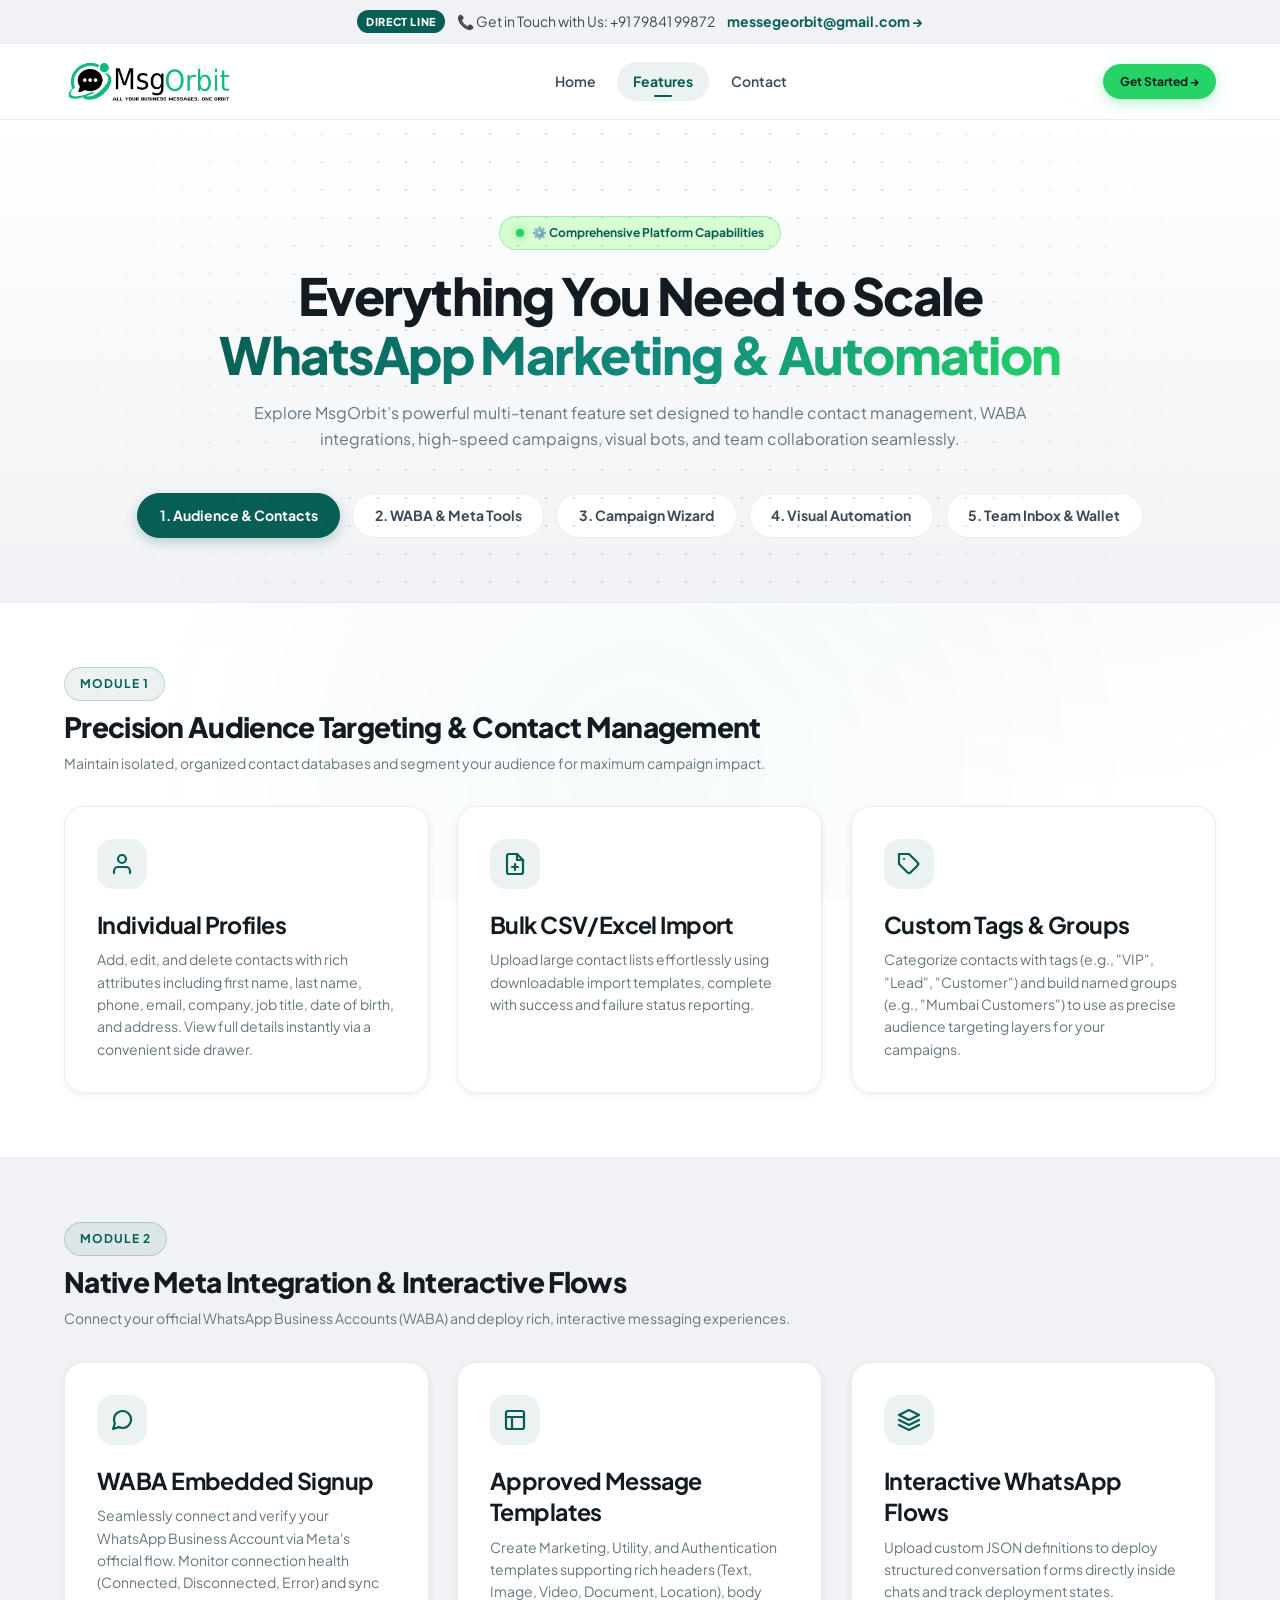
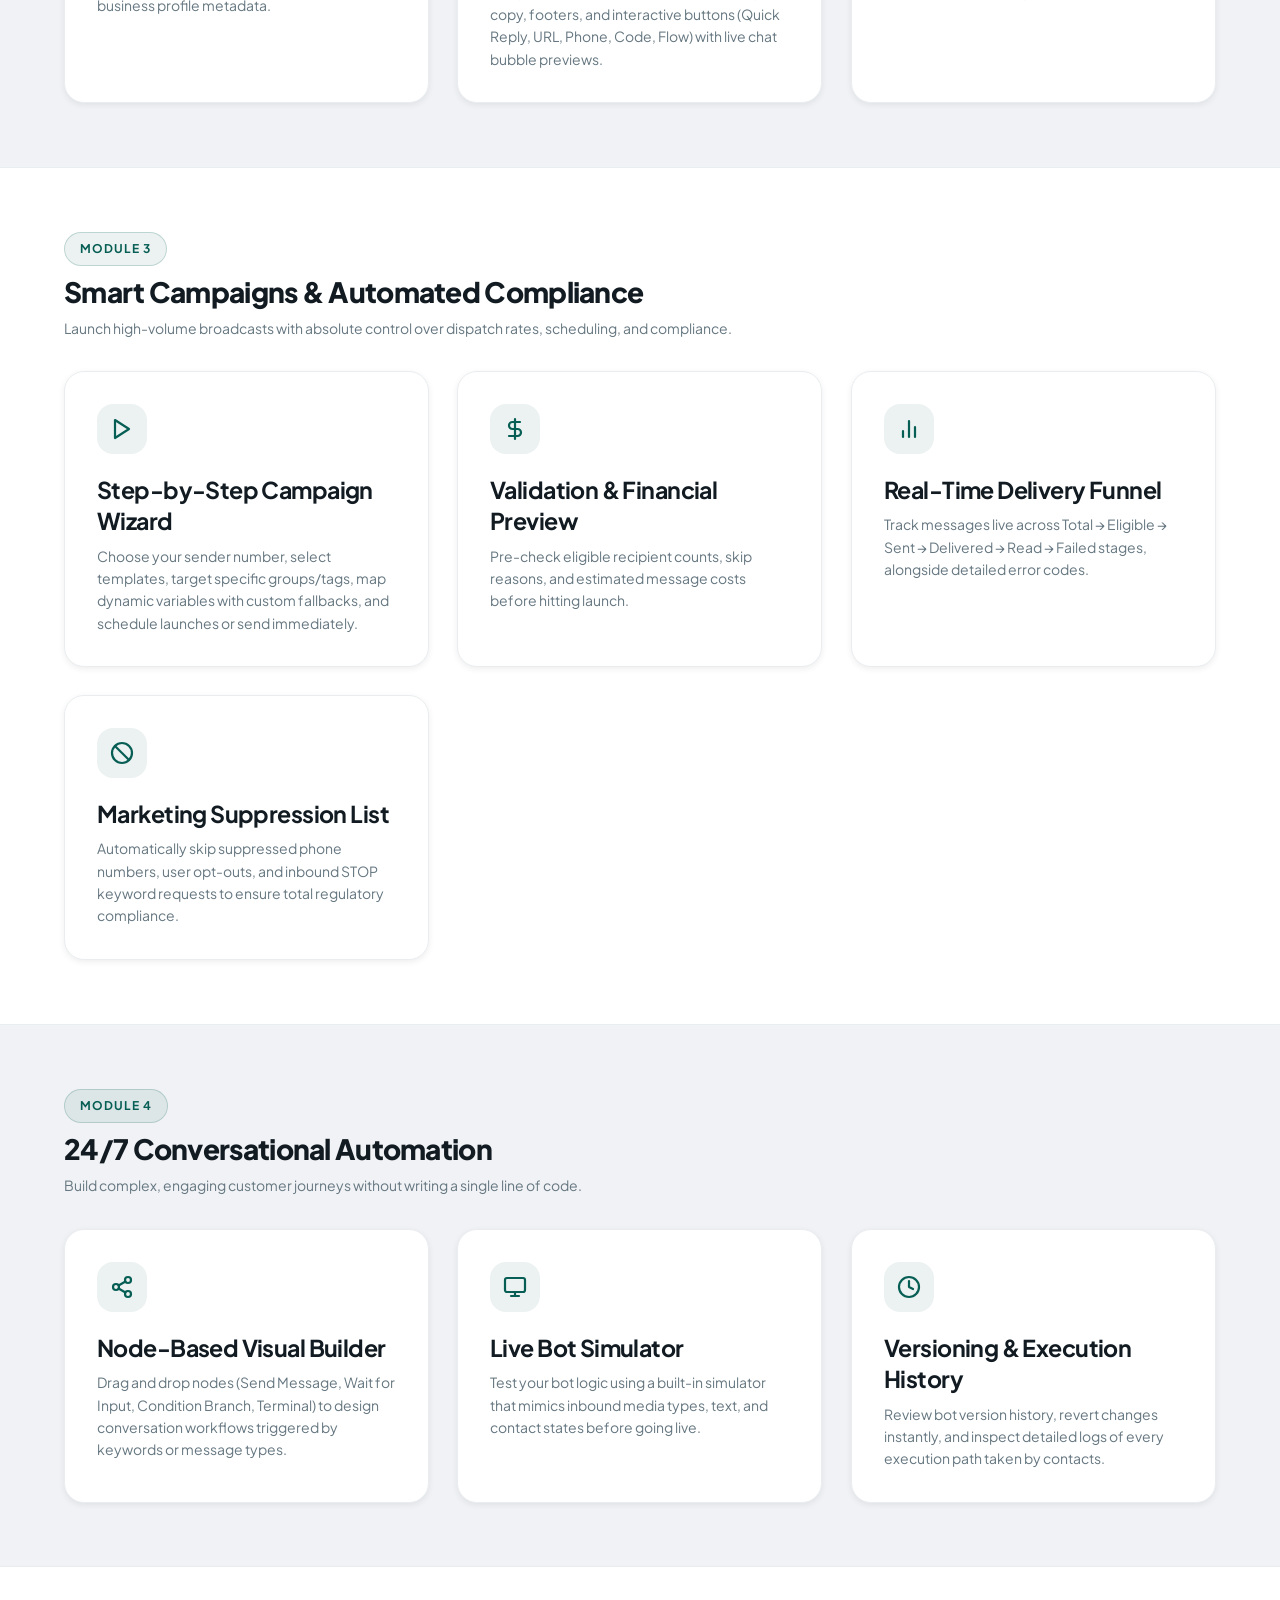
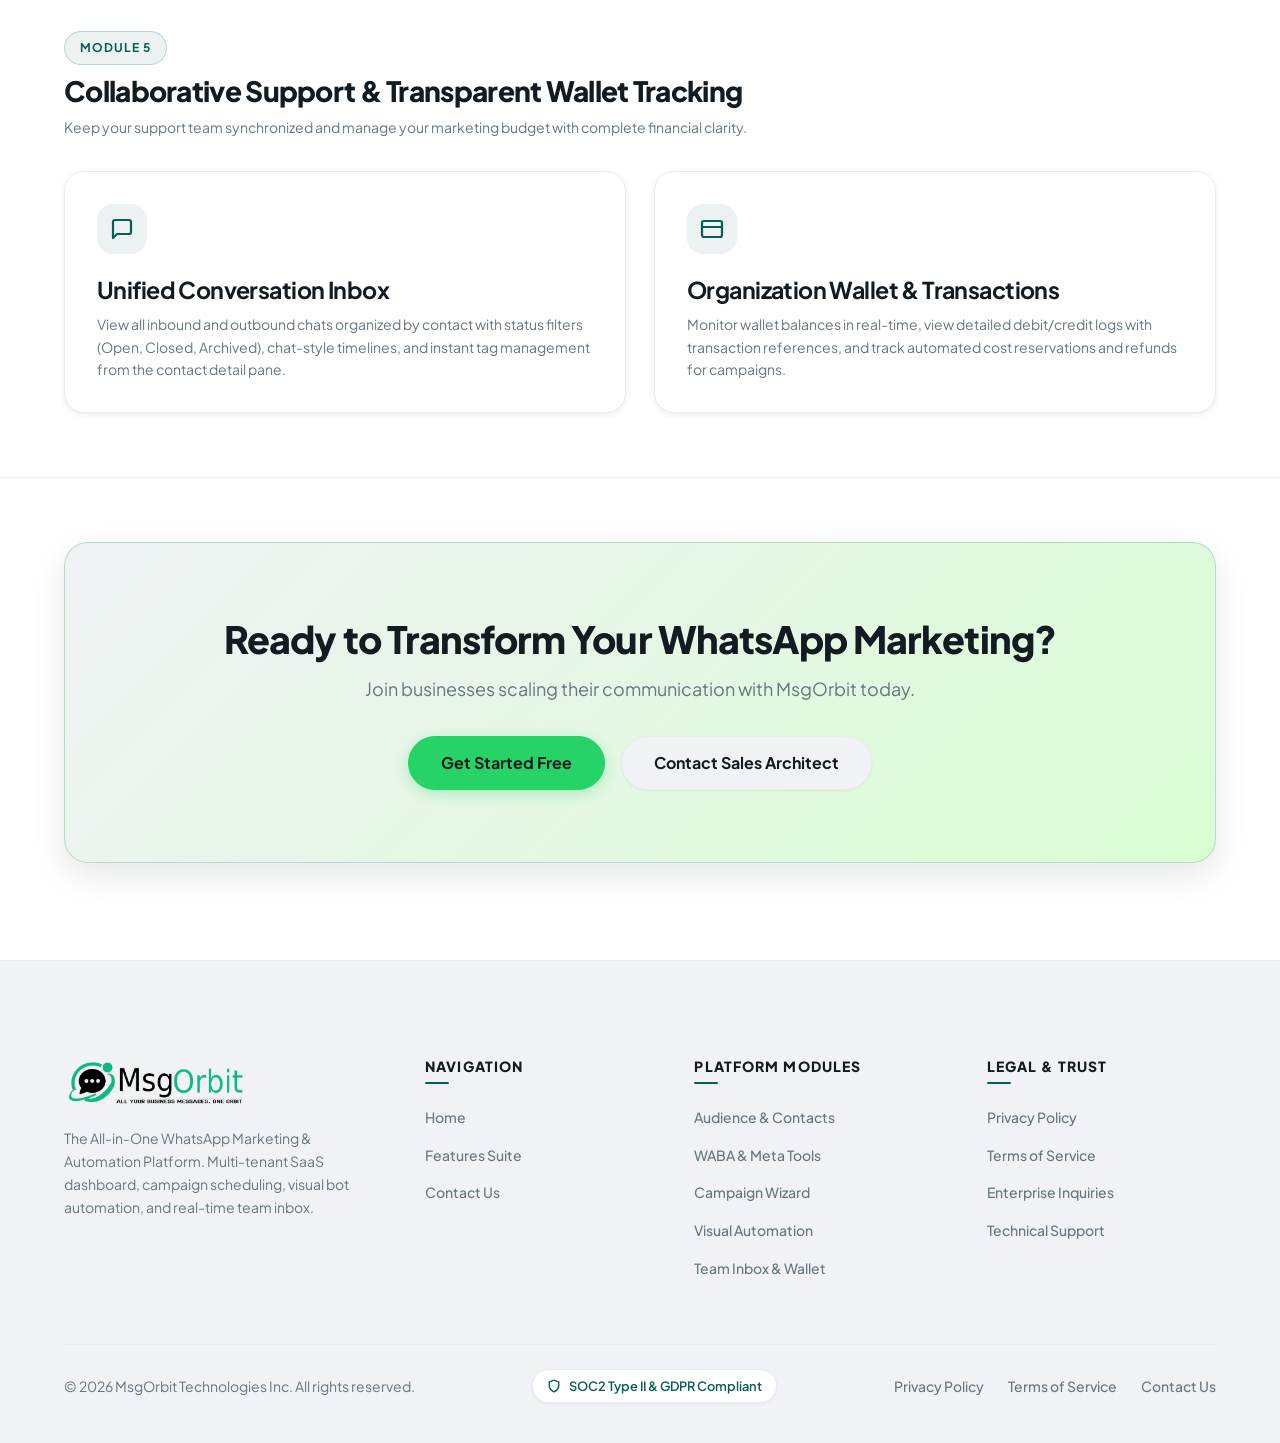
<file: features.html>
<!DOCTYPE html>
<html lang="en">

<head>
  <meta charset="UTF-8">
  <meta name="viewport" content="width=device-width, initial-scale=1.0">
  <title>MsgOrbit | Comprehensive Platform Capabilities &amp; Feature Directory</title>
  <meta name="description" content="Explore MsgOrbit's powerful multi-tenant feature set: precision contact management, native Meta WABA integration, step-by-step campaign wizard, node-based visual bots, and unified team inbox.">
  <link rel="icon" type="image/png" href="assets/images/fav.png">
  <link rel="stylesheet" href="assets/css/style.css">
</head>

<body>

  <!-- LIGHT MESH BACKGROUND DECORATION -->
  <div class="light-mesh-glow" aria-hidden="true"></div>

  <!-- TOP ANNOUNCEMENT BAR -->
  <div class="top-announcement-bar">
    <span class="announcement-tag">DIRECT LINE</span>
    <span>📞 Get in Touch with Us: +91 79841 99872</span>
    <a href="mailto:messegeorbit@gmail.com" class="announcement-link">
      messegeorbit@gmail.com &rarr;
    </a>
  </div>

  <!-- HEADER / NAVBAR -->
  <header class="header">
    <div class="header-container">
      <a href="index.html" class="logo" aria-label="MsgOrbit Home">
        <img src="assets/images/logo.png" alt="MsgOrbit" class="brand-logo-img">
      </a>

      <!-- Desktop Navigation -->
      <nav class="nav-links">
        <a href="index.html" class="nav-link">Home</a>
        <a href="features.html" class="nav-link active">Features</a>
        <!-- <a href="pricing.html" class="nav-link">Pricing</a> -->
        <a href="contact.html" class="nav-link">Contact</a>
      </nav>

      <div class="nav-actions">
        <a href="contact.html" class="btn btn-primary btn-sm">Get Started &rarr;</a>
      </div>

      <!-- Mobile Hamburger Button -->
      <button class="menu-btn" aria-label="Toggle navigation menu">
        <span class="menu-line"></span>
        <span class="menu-line"></span>
        <span class="menu-line"></span>
      </button>
    </div>
  </header>

  <!-- Mobile Navigation Drawer -->
  <div class="mobile-nav">
    <nav class="mobile-links">
      <a href="index.html" class="mobile-link">Home</a>
      <a href="features.html" class="mobile-link active">Features</a>
      <!-- <a href="pricing.html" class="mobile-link">Pricing</a> -->
      <a href="contact.html" class="mobile-link">Contact</a>
    </nav>
    <div class="mobile-actions">
      <a href="contact.html" class="btn btn-primary btn-lg" style="width: 100%;">Get Started &rarr;</a>
    </div>
  </div>

  <!-- PAGE HEADER / HERO SECTION -->
  <section class="hero page-hero">
    <div class="hero-dot-bg"></div>

    <div class="container hero-content text-center">
      <div class="reveal">
        
        <!-- Eyebrow / Badge -->
        <div class="beacon-badge">
          <span class="beacon-dot"></span>
          <span>⚙️ Comprehensive Platform Capabilities</span>
        </div>

        <!-- Headline -->
        <h1 class="hero-title">
          Everything You Need to Scale <br>
          <span class="hero-gradient-text">WhatsApp Marketing &amp; Automation</span>
        </h1>

        <!-- Subheadline -->
        <p class="hero-desc" style="max-width: 800px; margin: 0 auto 2.5rem;">
          Explore MsgOrbit’s powerful multi-tenant feature set designed to handle contact management, WABA integrations, high-speed campaigns, visual bots, and team collaboration seamlessly.
        </p>

        <!-- Quick Module Navigation Tabs -->
        <div class="feature-filter-tabs">
          <a href="#module-contacts" class="feature-filter-tab active">1. Audience &amp; Contacts</a>
          <a href="#module-waba" class="feature-filter-tab">2. WABA &amp; Meta Tools</a>
          <a href="#module-campaigns" class="feature-filter-tab">3. Campaign Wizard</a>
          <a href="#module-bots" class="feature-filter-tab">4. Visual Automation</a>
          <a href="#module-inbox" class="feature-filter-tab">5. Team Inbox &amp; Wallet</a>
        </div>

      </div>
    </div>
  </section>

  <!-- MODULE 1: CONTACT & AUDIENCE MANAGEMENT -->
  <section id="module-contacts" class="section-padding" style="border-bottom: 1px solid var(--border-light);">
    <div id="audiences" class="container">
      
      <div class="feature-category-header reveal">
        <span class="section-tag">Module 1</span>
        <h2 class="feature-category-title">Precision Audience Targeting &amp; Contact Management</h2>
        <p class="feature-category-desc">Maintain isolated, organized contact databases and segment your audience for maximum campaign impact.</p>
      </div>

      <div class="features-grid">
        
        <!-- Feature 1.1 -->
        <div class="feature-card reveal">
          <div class="feature-icon-wrap">
            <svg xmlns="http://www.w3.org/2000/svg" width="24" height="24" viewBox="0 0 24 24" fill="none" stroke="currentColor" stroke-width="2.2" stroke-linecap="round" stroke-linejoin="round">
              <path d="M20 21v-2a4 4 0 0 0-4-4H8a4 4 0 0 0-4 4v2"></path>
              <circle cx="12" cy="7" r="4"></circle>
            </svg>
          </div>
          <h3 class="feature-title">Individual Profiles</h3>
          <p class="feature-desc">Add, edit, and delete contacts with rich attributes including first name, last name, phone, email, company, job title, date of birth, and address. View full details instantly via a convenient side drawer.</p>
        </div>

        <!-- Feature 1.2 -->
        <div class="feature-card reveal delay-1">
          <div class="feature-icon-wrap">
            <svg xmlns="http://www.w3.org/2000/svg" width="24" height="24" viewBox="0 0 24 24" fill="none" stroke="currentColor" stroke-width="2.2" stroke-linecap="round" stroke-linejoin="round">
              <path d="M14 2H6a2 2 0 0 0-2 2v16a2 2 0 0 0 2 2h12a2 2 0 0 0 2-2V8z"></path>
              <polyline points="14 2 14 8 20 8"></polyline>
              <line x1="12" y1="18" x2="12" y2="12"></line>
              <line x1="9" y1="15" x2="15" y2="15"></line>
            </svg>
          </div>
          <h3 class="feature-title">Bulk CSV/Excel Import</h3>
          <p class="feature-desc">Upload large contact lists effortlessly using downloadable import templates, complete with success and failure status reporting.</p>
        </div>

        <!-- Feature 1.3 -->
        <div class="feature-card reveal delay-2">
          <div class="feature-icon-wrap">
            <svg xmlns="http://www.w3.org/2000/svg" width="24" height="24" viewBox="0 0 24 24" fill="none" stroke="currentColor" stroke-width="2.2" stroke-linecap="round" stroke-linejoin="round">
              <path d="M20.59 13.41l-7.17 7.17a2 2 0 0 1-2.83 0L2 12V2h10l8.59 8.59a2 2 0 0 1 0 2.82z"></path>
              <line x1="7" y1="7" x2="7.01" y2="7"></line>
            </svg>
          </div>
          <h3 class="feature-title">Custom Tags &amp; Groups</h3>
          <p class="feature-desc">Categorize contacts with tags (e.g., "VIP", "Lead", "Customer") and build named groups (e.g., "Mumbai Customers") to use as precise audience targeting layers for your campaigns.</p>
        </div>

      </div>
    </div>
  </section>

  <!-- MODULE 2: WHATSAPP INTEGRATION & META TOOLS -->
  <section id="module-waba" class="section-padding" style="background-color: var(--bg-surface); border-bottom: 1px solid var(--border-light);">
    <div id="templates" class="container">
      
      <div class="feature-category-header reveal">
        <span class="section-tag">Module 2</span>
        <h2 class="feature-category-title">Native Meta Integration &amp; Interactive Flows</h2>
        <p class="feature-category-desc">Connect your official WhatsApp Business Accounts (WABA) and deploy rich, interactive messaging experiences.</p>
      </div>

      <div class="features-grid">
        
        <!-- Feature 2.1 -->
        <div class="feature-card reveal">
          <div class="feature-icon-wrap">
            <svg xmlns="http://www.w3.org/2000/svg" width="24" height="24" viewBox="0 0 24 24" fill="none" stroke="currentColor" stroke-width="2.2" stroke-linecap="round" stroke-linejoin="round">
              <path d="M21 11.5a8.38 8.38 0 0 1-.9 3.8 8.5 8.5 0 0 1-7.6 4.7 8.38 8.38 0 0 1-3.8-.9L3 21l1.9-5.7a8.38 8.38 0 0 1-.9-3.8 8.5 8.5 0 0 1 4.7-7.6 8.38 8.38 0 0 1 3.8-.9h.5a8.48 8.48 0 0 1 8 8v.5z"></path>
            </svg>
          </div>
          <h3 class="feature-title">WABA Embedded Signup</h3>
          <p class="feature-desc">Seamlessly connect and verify your WhatsApp Business Account via Meta's official flow. Monitor connection health (Connected, Disconnected, Error) and sync business profile metadata.</p>
        </div>

        <!-- Feature 2.2 -->
        <div class="feature-card reveal delay-1">
          <div class="feature-icon-wrap">
            <svg xmlns="http://www.w3.org/2000/svg" width="24" height="24" viewBox="0 0 24 24" fill="none" stroke="currentColor" stroke-width="2.2" stroke-linecap="round" stroke-linejoin="round">
              <rect x="3" y="3" width="18" height="18" rx="2" ry="2"></rect>
              <line x1="3" y1="9" x2="21" y2="9"></line>
              <line x1="9" y1="21" x2="9" y2="9"></line>
            </svg>
          </div>
          <h3 class="feature-title">Approved Message Templates</h3>
          <p class="feature-desc">Create Marketing, Utility, and Authentication templates supporting rich headers (Text, Image, Video, Document, Location), body copy, footers, and interactive buttons (Quick Reply, URL, Phone, Code, Flow) with live chat bubble previews.</p>
        </div>

        <!-- Feature 2.3 -->
        <div class="feature-card reveal delay-2">
          <div class="feature-icon-wrap">
            <svg xmlns="http://www.w3.org/2000/svg" width="24" height="24" viewBox="0 0 24 24" fill="none" stroke="currentColor" stroke-width="2.2" stroke-linecap="round" stroke-linejoin="round">
              <polygon points="12 2 2 7 12 12 22 7 12 2"></polygon>
              <polyline points="2 17 12 22 22 17"></polyline>
              <polyline points="2 12 12 17 22 12"></polyline>
            </svg>
          </div>
          <h3 class="feature-title">Interactive WhatsApp Flows</h3>
          <p class="feature-desc">Upload custom JSON definitions to deploy structured conversation forms directly inside chats and track deployment states.</p>
        </div>

      </div>
    </div>
  </section>

  <!-- MODULE 3: CAMPAIGN WIZARD & SUPPRESSION ENGINE -->
  <section id="module-campaigns" class="section-padding" style="border-bottom: 1px solid var(--border-light);">
    <div id="telemetry" class="container">
      
      <div class="feature-category-header reveal">
        <span class="section-tag">Module 3</span>
        <h2 class="feature-category-title">Smart Campaigns &amp; Automated Compliance</h2>
        <p class="feature-category-desc">Launch high-volume broadcasts with absolute control over dispatch rates, scheduling, and compliance.</p>
      </div>

      <div class="features-grid">
        
        <!-- Feature 3.1 -->
        <div class="feature-card reveal">
          <div class="feature-icon-wrap">
            <svg xmlns="http://www.w3.org/2000/svg" width="24" height="24" viewBox="0 0 24 24" fill="none" stroke="currentColor" stroke-width="2.2" stroke-linecap="round" stroke-linejoin="round">
              <polygon points="5 3 19 12 5 21 5 3"></polygon>
            </svg>
          </div>
          <h3 class="feature-title">Step-by-Step Campaign Wizard</h3>
          <p class="feature-desc">Choose your sender number, select templates, target specific groups/tags, map dynamic variables with custom fallbacks, and schedule launches or send immediately.</p>
        </div>

        <!-- Feature 3.2 -->
        <div class="feature-card reveal delay-1">
          <div class="feature-icon-wrap">
            <svg xmlns="http://www.w3.org/2000/svg" width="24" height="24" viewBox="0 0 24 24" fill="none" stroke="currentColor" stroke-width="2.2" stroke-linecap="round" stroke-linejoin="round">
              <path d="M12 2v20M17 5H9.5a3.5 3.5 0 0 0 0 7h5a3.5 3.5 0 0 1 0 7H6"></path>
            </svg>
          </div>
          <h3 class="feature-title">Validation &amp; Financial Preview</h3>
          <p class="feature-desc">Pre-check eligible recipient counts, skip reasons, and estimated message costs before hitting launch.</p>
        </div>

        <!-- Feature 3.3 -->
        <div class="feature-card reveal delay-2">
          <div class="feature-icon-wrap">
            <svg xmlns="http://www.w3.org/2000/svg" width="24" height="24" viewBox="0 0 24 24" fill="none" stroke="currentColor" stroke-width="2.2" stroke-linecap="round" stroke-linejoin="round">
              <line x1="18" y1="20" x2="18" y2="10"></line>
              <line x1="12" y1="20" x2="12" y2="4"></line>
              <line x1="6" y1="20" x2="6" y2="14"></line>
            </svg>
          </div>
          <h3 class="feature-title">Real-Time Delivery Funnel</h3>
          <p class="feature-desc">Track messages live across Total &rarr; Eligible &rarr; Sent &rarr; Delivered &rarr; Read &rarr; Failed stages, alongside detailed error codes.</p>
        </div>

        <!-- Feature 3.4 -->
        <div class="feature-card reveal">
          <div class="feature-icon-wrap">
            <svg xmlns="http://www.w3.org/2000/svg" width="24" height="24" viewBox="0 0 24 24" fill="none" stroke="currentColor" stroke-width="2.2" stroke-linecap="round" stroke-linejoin="round">
              <circle cx="12" cy="12" r="10"></circle>
              <line x1="4.93" y1="4.93" x2="19.07" y2="19.07"></line>
            </svg>
          </div>
          <h3 class="feature-title">Marketing Suppression List</h3>
          <p class="feature-desc">Automatically skip suppressed phone numbers, user opt-outs, and inbound STOP keyword requests to ensure total regulatory compliance.</p>
        </div>

      </div>
    </div>
  </section>

  <!-- MODULE 4: WHATSAPP BOTS (VISUAL AUTOMATION) -->
  <section id="module-bots" class="section-padding" style="background-color: var(--bg-surface); border-bottom: 1px solid var(--border-light);">
    <div class="container">
      
      <div class="feature-category-header reveal">
        <span class="section-tag">Module 4</span>
        <h2 class="feature-category-title">24/7 Conversational Automation</h2>
        <p class="feature-category-desc">Build complex, engaging customer journeys without writing a single line of code.</p>
      </div>

      <div class="features-grid">
        
        <!-- Feature 4.1 -->
        <div class="feature-card reveal">
          <div class="feature-icon-wrap">
            <svg xmlns="http://www.w3.org/2000/svg" width="24" height="24" viewBox="0 0 24 24" fill="none" stroke="currentColor" stroke-width="2.2" stroke-linecap="round" stroke-linejoin="round">
              <circle cx="18" cy="5" r="3"></circle>
              <circle cx="6" cy="12" r="3"></circle>
              <circle cx="18" cy="19" r="3"></circle>
              <line x1="8.59" y1="13.51" x2="15.42" y2="17.49"></line>
              <line x1="15.41" y1="6.51" x2="8.59" y2="10.49"></line>
            </svg>
          </div>
          <h3 class="feature-title">Node-Based Visual Builder</h3>
          <p class="feature-desc">Drag and drop nodes (Send Message, Wait for Input, Condition Branch, Terminal) to design conversation workflows triggered by keywords or message types.</p>
        </div>

        <!-- Feature 4.2 -->
        <div class="feature-card reveal delay-1">
          <div class="feature-icon-wrap">
            <svg xmlns="http://www.w3.org/2000/svg" width="24" height="24" viewBox="0 0 24 24" fill="none" stroke="currentColor" stroke-width="2.2" stroke-linecap="round" stroke-linejoin="round">
              <rect x="2" y="3" width="20" height="14" rx="2" ry="2"></rect>
              <line x1="8" y1="21" x2="16" y2="21"></line>
              <line x1="12" y1="17" x2="12" y2="21"></line>
            </svg>
          </div>
          <h3 class="feature-title">Live Bot Simulator</h3>
          <p class="feature-desc">Test your bot logic using a built-in simulator that mimics inbound media types, text, and contact states before going live.</p>
        </div>

        <!-- Feature 4.3 -->
        <div class="feature-card reveal delay-2">
          <div class="feature-icon-wrap">
            <svg xmlns="http://www.w3.org/2000/svg" width="24" height="24" viewBox="0 0 24 24" fill="none" stroke="currentColor" stroke-width="2.2" stroke-linecap="round" stroke-linejoin="round">
              <circle cx="12" cy="12" r="10"></circle>
              <polyline points="12 6 12 12 16 14"></polyline>
            </svg>
          </div>
          <h3 class="feature-title">Versioning &amp; Execution History</h3>
          <p class="feature-desc">Review bot version history, revert changes instantly, and inspect detailed logs of every execution path taken by contacts.</p>
        </div>

      </div>
    </div>
  </section>

  <!-- MODULE 5: UNIFIED TEAM INBOX & WALLET FINANCE -->
  <section id="module-inbox" class="section-padding" style="border-bottom: 1px solid var(--border-light);">
    <div id="organizations" class="container">
      
      <div class="feature-category-header reveal">
        <span class="section-tag">Module 5</span>
        <h2 class="feature-category-title">Collaborative Support &amp; Transparent Wallet Tracking</h2>
        <p class="feature-category-desc">Keep your support team synchronized and manage your marketing budget with complete financial clarity.</p>
      </div>

      <div class="features-grid">
        
        <!-- Feature 5.1 -->
        <div class="feature-card reveal">
          <div class="feature-icon-wrap">
            <svg xmlns="http://www.w3.org/2000/svg" width="24" height="24" viewBox="0 0 24 24" fill="none" stroke="currentColor" stroke-width="2.2" stroke-linecap="round" stroke-linejoin="round">
              <path d="M21 15a2 2 0 0 1-2 2H7l-4 4V5a2 2 0 0 1 2-2h14a2 2 0 0 1 2 2z"></path>
            </svg>
          </div>
          <h3 class="feature-title">Unified Conversation Inbox</h3>
          <p class="feature-desc">View all inbound and outbound chats organized by contact with status filters (Open, Closed, Archived), chat-style timelines, and instant tag management from the contact detail pane.</p>
        </div>

        <!-- Feature 5.2 -->
        <div class="feature-card reveal delay-1">
          <div class="feature-icon-wrap">
            <svg xmlns="http://www.w3.org/2000/svg" width="24" height="24" viewBox="0 0 24 24" fill="none" stroke="currentColor" stroke-width="2.2" stroke-linecap="round" stroke-linejoin="round">
              <rect x="2" y="4" width="20" height="16" rx="2"></rect>
              <line x1="2" y1="10" x2="22" y2="10"></line>
            </svg>
          </div>
          <h3 class="feature-title">Organization Wallet &amp; Transactions</h3>
          <p class="feature-desc">Monitor wallet balances in real-time, view detailed debit/credit logs with transaction references, and track automated cost reservations and refunds for campaigns.</p>
        </div>

      </div>
    </div>
  </section>

  <!-- FINAL CTA SECTION -->
  <section class="final-cta">
    <div class="container reveal">
      <div class="cta-banner">
        <h2 class="cta-title">Ready to Transform Your WhatsApp Marketing?</h2>
        <p class="cta-desc">Join businesses scaling their communication with MsgOrbit today.</p>
        <div style="display: flex; gap: 1rem; justify-content: center; flex-wrap: wrap;">
          <!-- <a href="pricing.html" class="btn btn-primary btn-lg">View Pricing Plans</a> -->
          <a href="contact.html" class="btn btn-primary btn-lg">Get Started Free</a>
          <a href="contact.html" class="btn btn-secondary btn-lg">Contact Sales Architect</a>
        </div>
      </div>
    </div>
  </section>

  <!-- FOOTER -->
  <footer class="footer">
    <div class="container">
      <div class="footer-grid">
        
        <!-- Brand Column -->
        <div class="footer-brand-col">
          <a href="index.html" class="logo footer-logo" aria-label="MsgOrbit Home">
            <img src="assets/images/logo.png" alt="MsgOrbit" class="brand-logo-img">
          </a>
          <p class="footer-brand-desc">
            The All-in-One WhatsApp Marketing &amp; Automation Platform. Multi-tenant SaaS dashboard, campaign scheduling, visual bot automation, and real-time team inbox.
          </p>
        </div>

        <!-- Col 1: Platform Navigation -->
        <div>
          <h4 class="footer-col-heading">Navigation</h4>
          <ul class="footer-link-list">
            <li class="footer-link-item"><a href="index.html">Home</a></li>
            <li class="footer-link-item"><a href="features.html">Features Suite</a></li>
            <!-- <li class="footer-link-item"><a href="pricing.html">Pricing Plans</a></li> -->
            <li class="footer-link-item"><a href="contact.html">Contact Us</a></li>
          </ul>
        </div>

        <!-- Col 2: Platform Modules -->
        <div>
          <h4 class="footer-col-heading">Platform Modules</h4>
          <ul class="footer-link-list">
            <li class="footer-link-item"><a href="features.html#module-contacts">Audience &amp; Contacts</a></li>
            <li class="footer-link-item"><a href="features.html#module-waba">WABA &amp; Meta Tools</a></li>
            <li class="footer-link-item"><a href="features.html#module-campaigns">Campaign Wizard</a></li>
            <li class="footer-link-item"><a href="features.html#module-bots">Visual Automation</a></li>
            <li class="footer-link-item"><a href="features.html#module-inbox">Team Inbox &amp; Wallet</a></li>
          </ul>
        </div>

        <!-- Col 3: Legal & Trust -->
        <div>
          <h4 class="footer-col-heading">Legal &amp; Trust</h4>
          <ul class="footer-link-list">
            <li class="footer-link-item"><a href="privacy.html">Privacy Policy</a></li>
            <li class="footer-link-item"><a href="terms.html">Terms of Service</a></li>
            <!-- <li class="footer-link-item"><a href="pricing.html#wallet">Prepaid Wallet Terms</a></li> -->
            <li class="footer-link-item"><a href="contact.html">Enterprise Inquiries</a></li>
            <li class="footer-link-item"><a href="contact.html">Technical Support</a></li>
          </ul>
        </div>

      </div>

      <!-- Bottom Bar -->
      <div class="footer-bottom-bar">
        <div>&copy; 2026 MsgOrbit Technologies Inc. All rights reserved.</div>
        <div class="footer-compliance-tag">
          <svg xmlns="http://www.w3.org/2000/svg" width="14" height="14" viewBox="0 0 24 24" fill="none" stroke="currentColor" stroke-width="2.5"><path d="M12 22s8-4 8-10V5l-8-3-8 3v7c0 6 8 10 8 10z"/></svg>
          <span>SOC2 Type II &amp; GDPR Compliant</span>
        </div>
        <div class="footer-legal-links-wrap">
          <a href="privacy.html">Privacy Policy</a>
          <a href="terms.html">Terms of Service</a>
          <a href="contact.html">Contact Us</a>
        </div>
      </div>
    </div>
  </footer>

    <!-- SCROLL TO TOP (BOTTOM TO TOP) FLOATING BUTTON -->
  <button id="scrollTopBtn" class="scroll-top-btn" aria-label="Scroll to top" title="Scroll to top">
    <svg xmlns="http://www.w3.org/2000/svg" width="22" height="22" viewBox="0 0 24 24" fill="none" stroke="currentColor" stroke-width="2.5" stroke-linecap="round" stroke-linejoin="round">
      <polyline points="18 15 12 9 6 15"></polyline>
    </svg>
  </button>

  <!-- Unified Interactive JavaScript -->
  <script src="assets/js/script.js"></script>
</body>

</html>
</file>
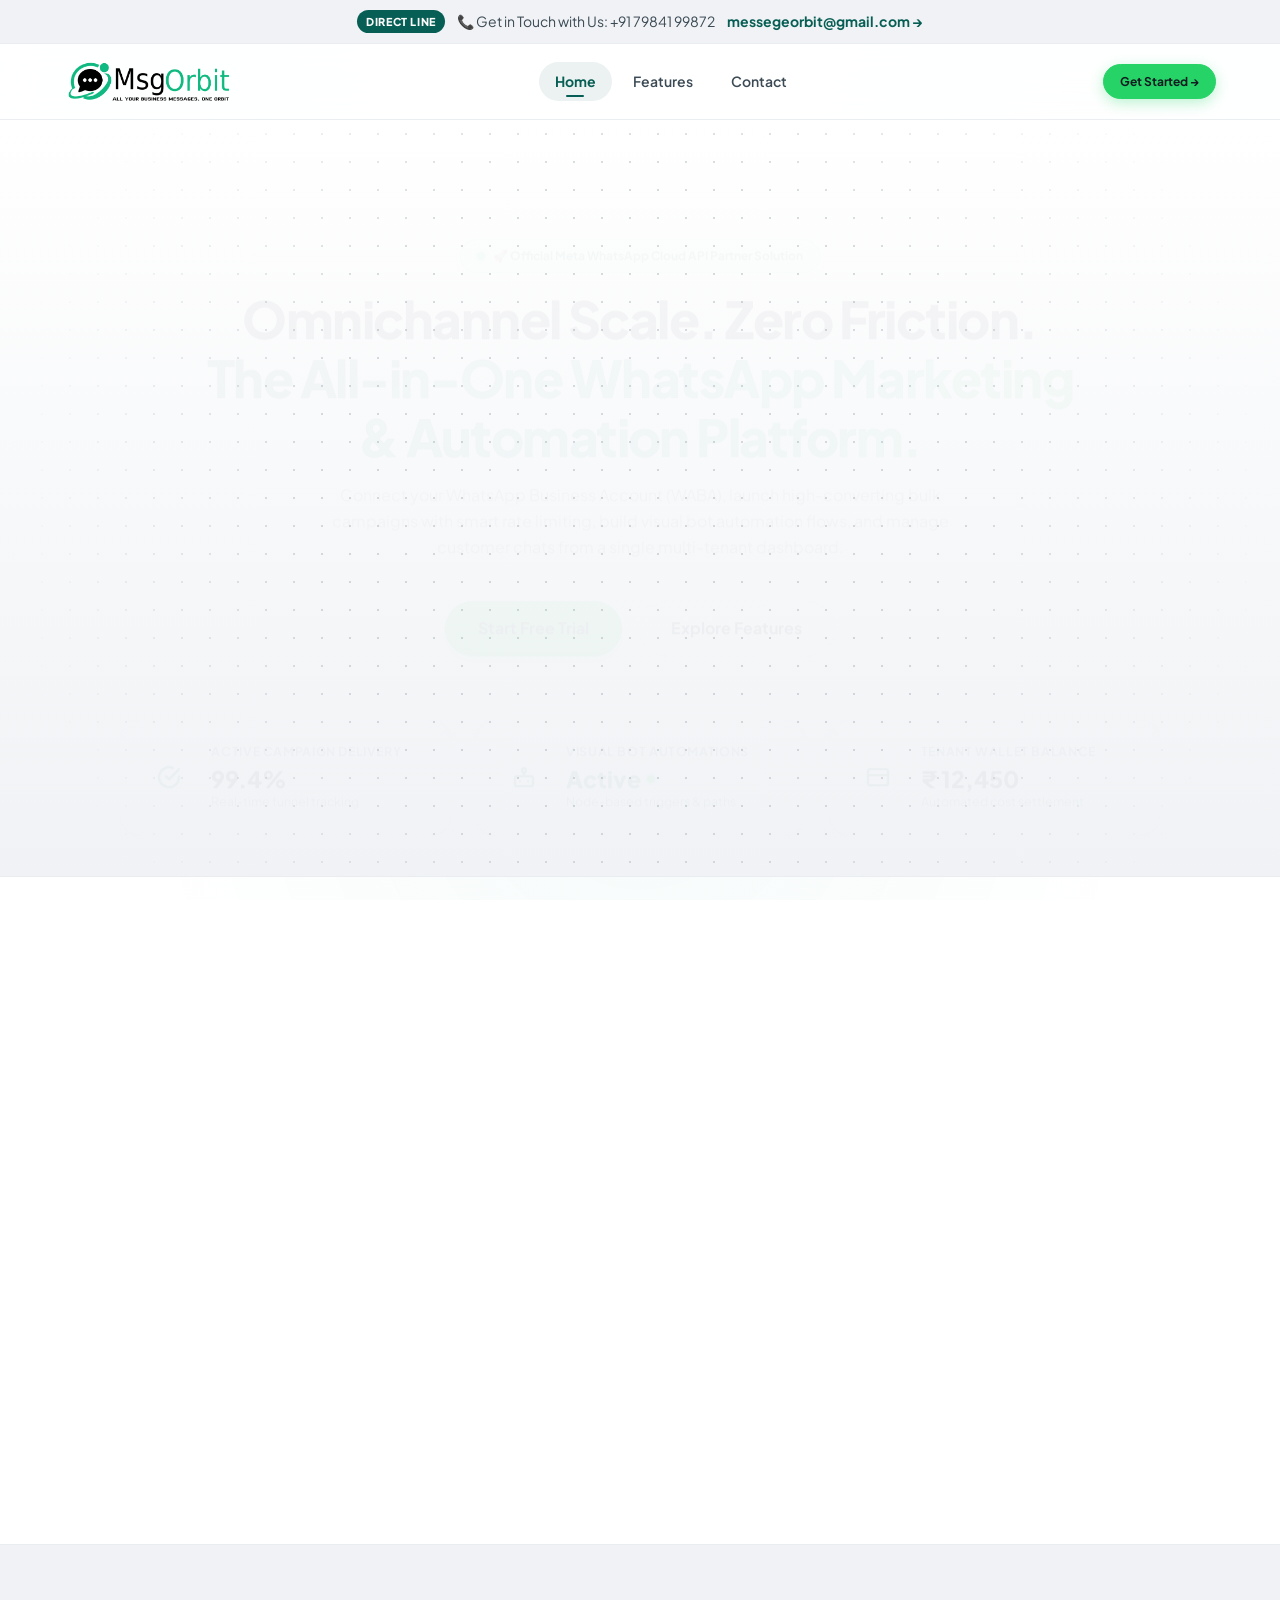
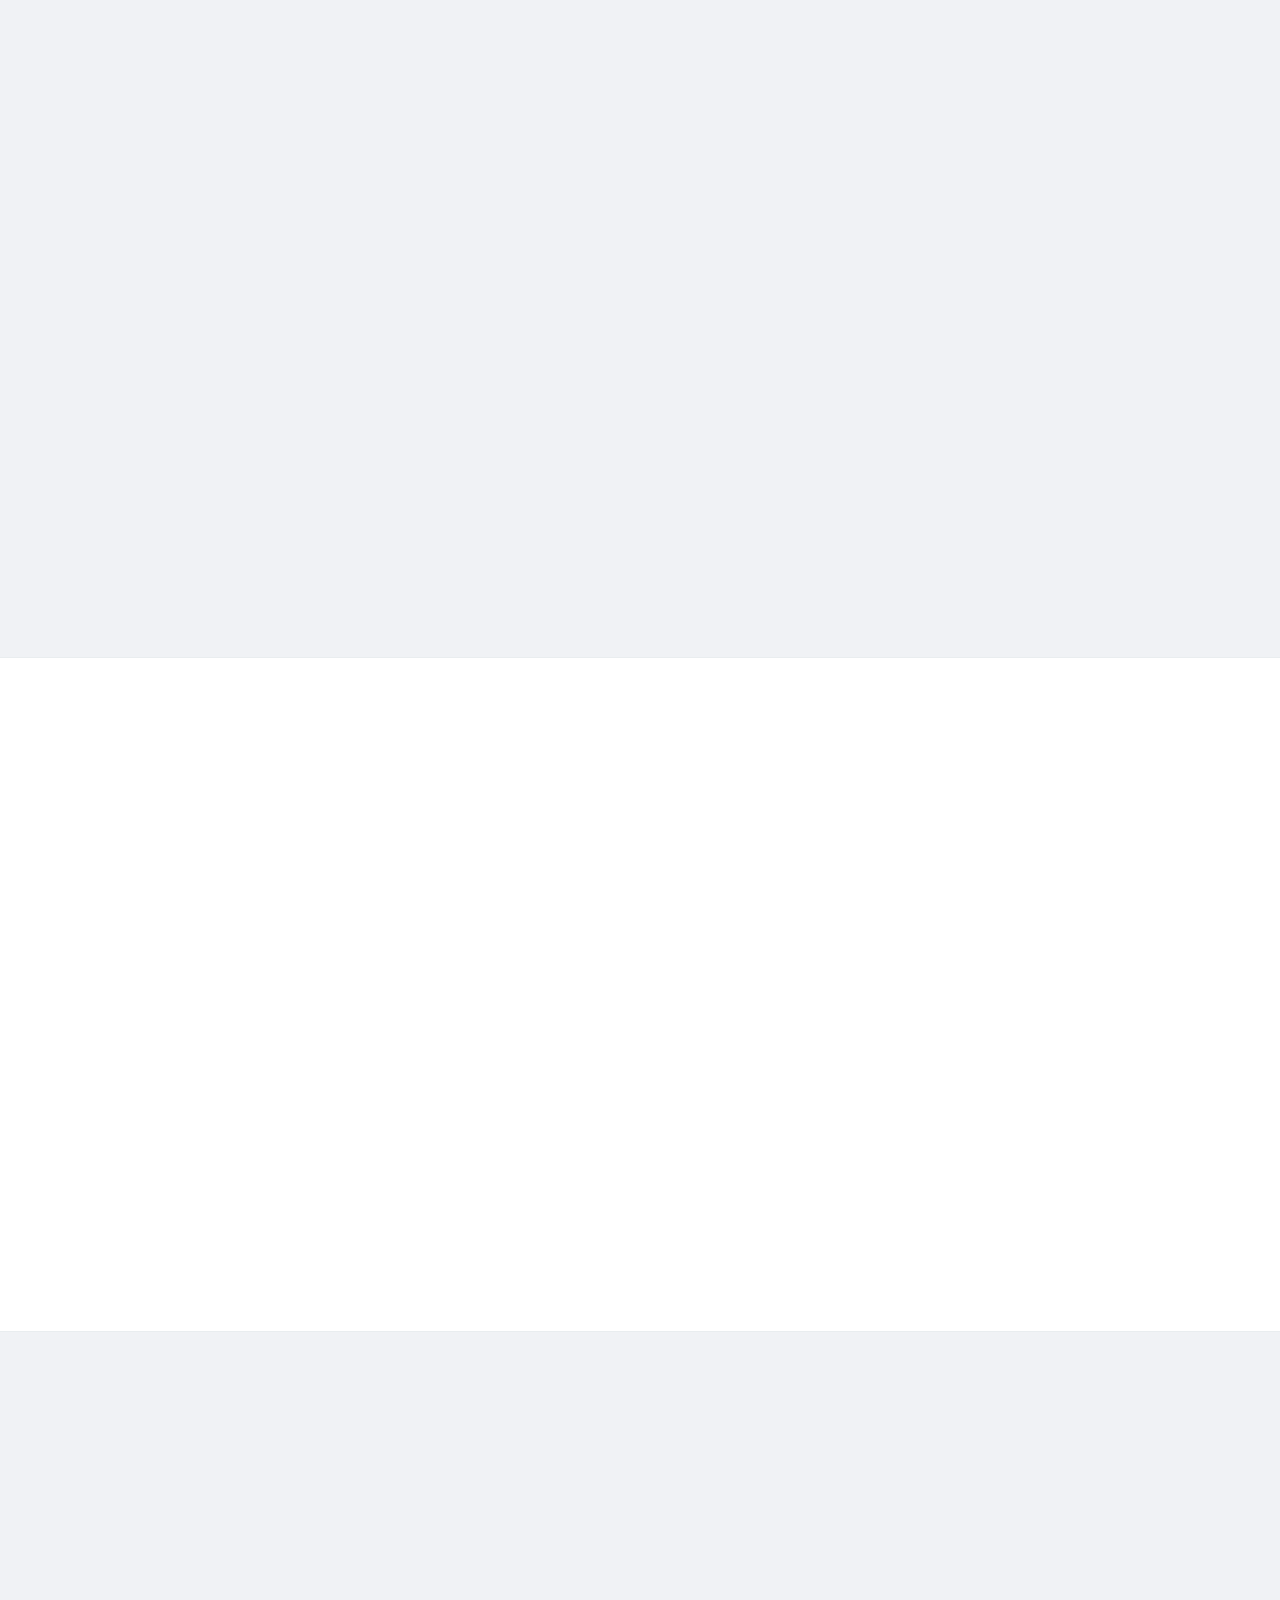
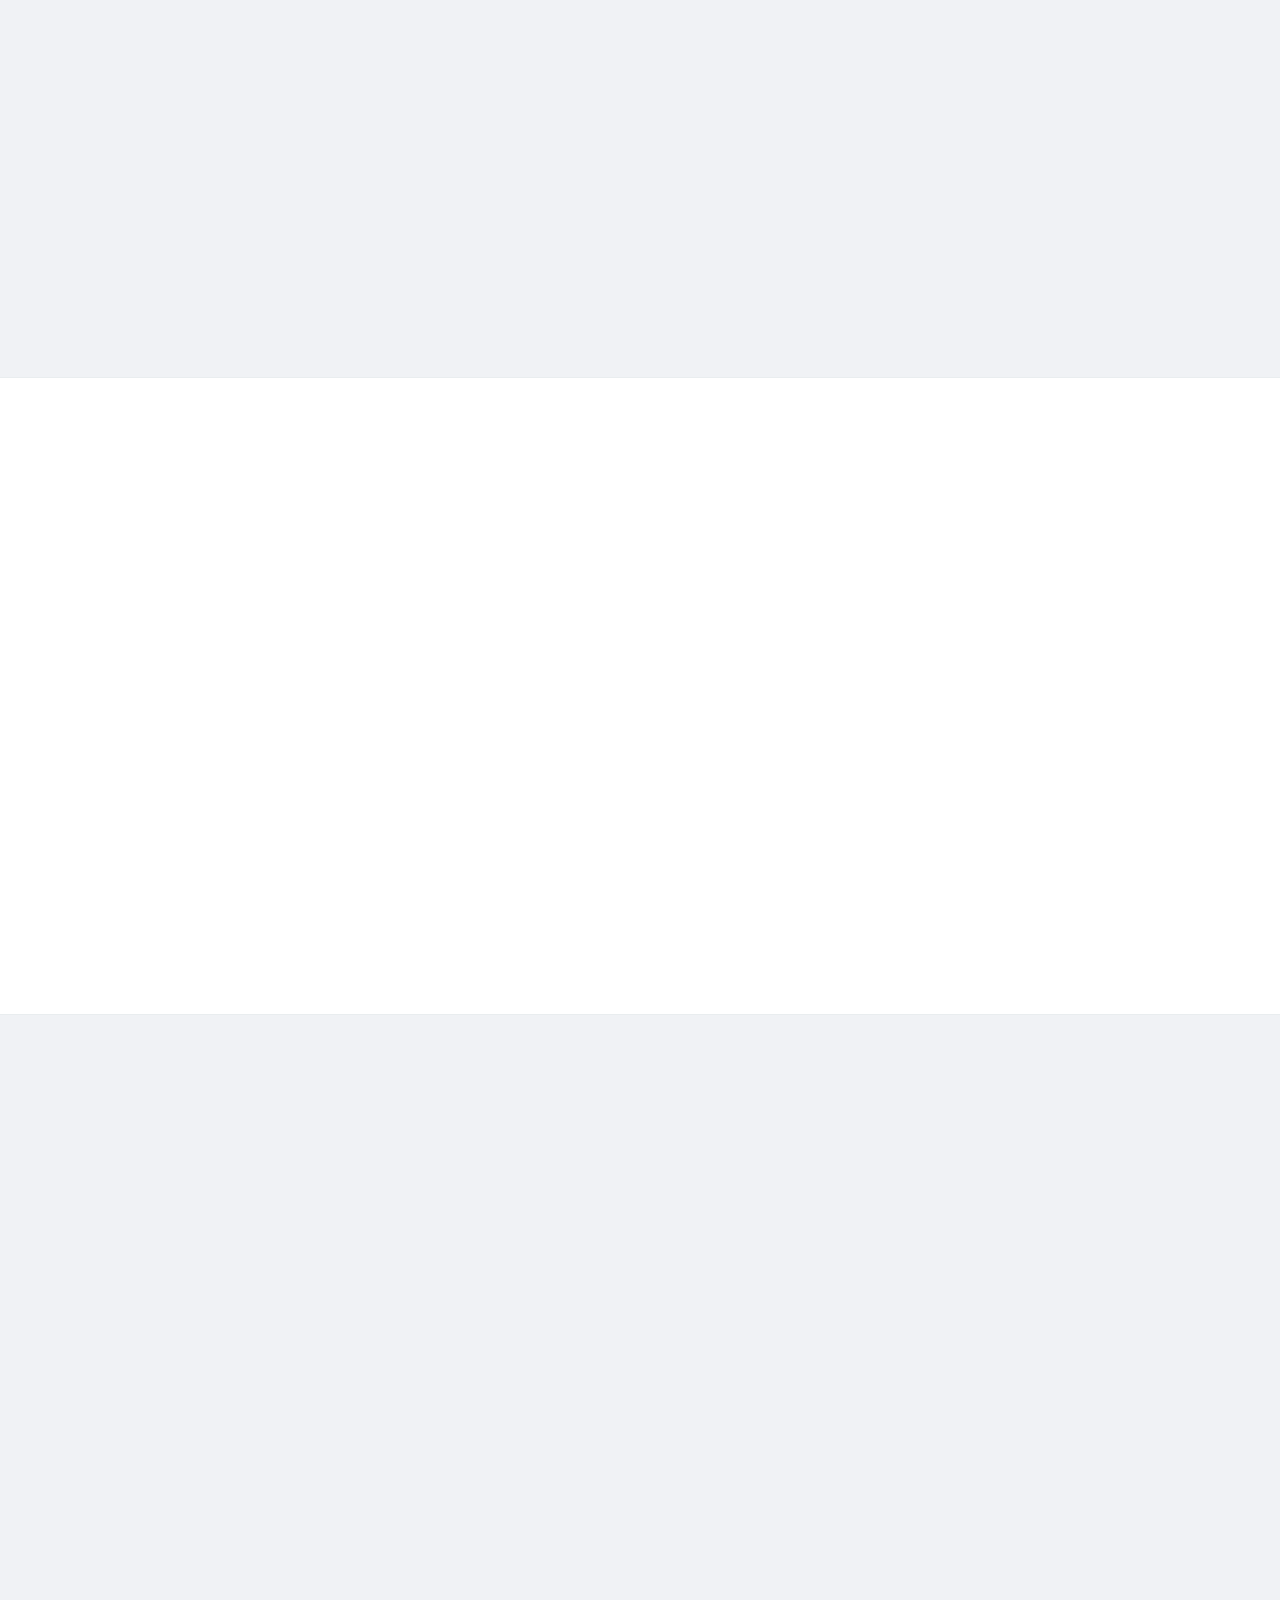
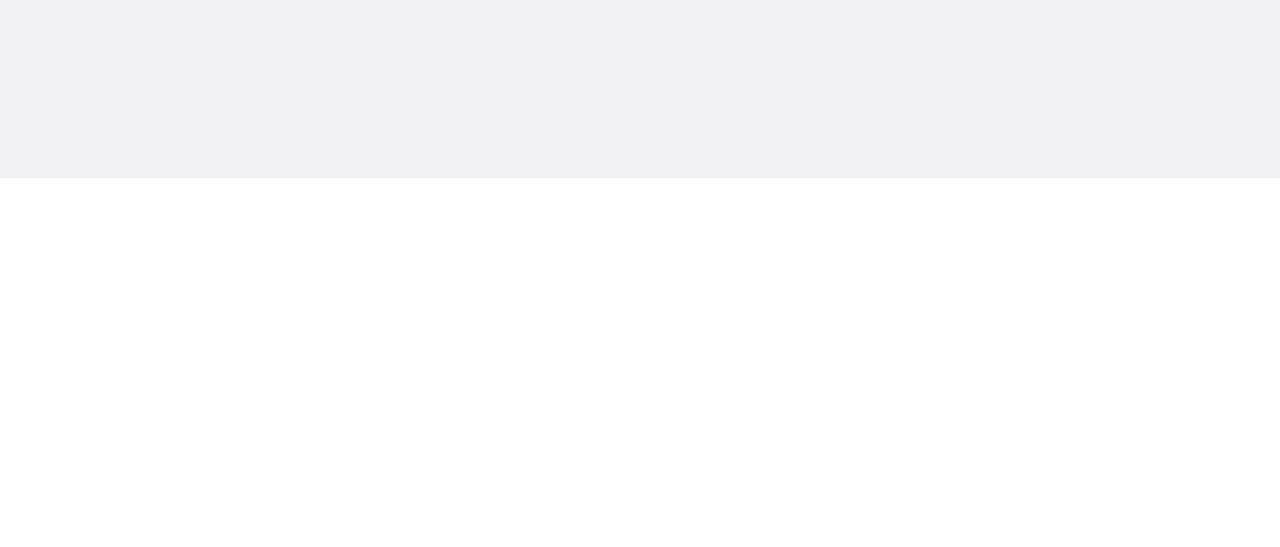
<file: pricing.html>
<!DOCTYPE html>
<html lang="en">

<head>
  <meta charset="UTF-8">
  <meta name="viewport" content="width=device-width, initial-scale=1.0">
  <meta http-equiv="refresh" content="0; url=index.html">
  <title>MsgOrbit | Transparent WhatsApp SaaS Pricing &amp; Delivery Rates</title>
  <meta name="description" content="Explore MsgOrbit's transparent WhatsApp SaaS plans.">
  <link rel="icon" type="image/png" href="assets/images/fav.png">
  <link rel="stylesheet" href="assets/css/style.css">
</head>

<body>

  <!-- LIGHT MESH BACKGROUND DECORATION -->
  <div class="light-mesh-glow" aria-hidden="true"></div>

  <!-- TOP ANNOUNCEMENT BAR -->
  <div class="top-announcement-bar">
    <span class="announcement-tag">DIRECT LINE</span>
    <span>📞 Get in Touch with Us: +91 79841 99872</span>
    <a href="mailto:messegeorbit@gmail.com" class="announcement-link">
      messegeorbit@gmail.com &rarr;
    </a>
  </div>

  <!-- HEADER / NAVBAR -->
  <header class="header">
    <div class="header-container">
      <a href="index.html" class="logo" aria-label="MsgOrbit Home">
        <img src="assets/images/logo.png" alt="MsgOrbit" class="brand-logo-img">
      </a>

      <!-- Desktop Navigation -->
      <nav class="nav-links">
        <a href="index.html" class="nav-link">Home</a>
        <a href="features.html" class="nav-link">Features</a>
        <!-- <a href="pricing.html" class="nav-link active">Pricing</a> -->
        <a href="contact.html" class="nav-link">Contact</a>
      </nav>

      <div class="nav-actions">
        <a href="contact.html" class="btn btn-primary btn-sm">Get Started &rarr;</a>
      </div>

      <!-- Mobile Hamburger Button -->
      <button class="menu-btn" aria-label="Toggle navigation menu" aria-expanded="false">
        <span class="menu-line"></span>
        <span class="menu-line"></span>
        <span class="menu-line"></span>
      </button>
    </div>
  </header>

  <!-- Mobile Navigation Drawer -->
  <div class="mobile-nav">
    <nav class="mobile-links">
      <a href="index.html" class="mobile-link">Home</a>
      <a href="features.html" class="mobile-link">Features</a>
      <!-- <a href="pricing.html" class="mobile-link active">Pricing</a> -->
      <a href="contact.html" class="mobile-link">Contact</a>
    </nav>
    <div class="mobile-actions">
      <a href="contact.html" class="btn btn-primary btn-lg" style="width: 100%;">Get Started &rarr;</a>
    </div>
  </div>

  <!-- PAGE HEADER / HERO SECTION -->
  <section class="hero page-hero">
    <div class="hero-dot-bg"></div>

    <div class="container hero-content text-center">
      <div class="reveal">
        
        <!-- Eyebrow / Badge -->
        <div class="beacon-badge">
          <span class="beacon-dot"></span>
          <span>💳 Transparent Multi-Tenant Pricing &amp; Delivery Rates</span>
        </div>

        <!-- Headline -->
        <h1 class="hero-title">
          Simple, Predictable Plans.<br>
          <span class="hero-gradient-text">Zero Hidden Markups. Complete Wallet Control.</span>
        </h1>

        <!-- Subheadline -->
        <p class="hero-desc" style="max-width: 820px; margin: 0 auto 2.25rem;">
          Scale your WhatsApp marketing, visual bot automation, and multi-agent inbox with flexible SaaS subscription plans and transparent per-delivered message rates backed by automated refund protection.
        </p>

        <!-- Quick Jump Navigation Pills -->
        <div style="display: flex; gap: 0.75rem; justify-content: center; flex-wrap: wrap; margin-bottom: 1rem;">
          <a href="#plans" class="calc-preset-btn">📊 Subscription Plans</a>
          <a href="#rates" class="calc-preset-btn">💬 Delivery Rates</a>
          <a href="#wallet" class="calc-preset-btn">🛡️ Prepaid Wallet Model</a>
          <a href="#calculator" class="calc-preset-btn">🧮 Live Cost Estimator</a>
          <a href="#comparison" class="calc-preset-btn">📋 Feature Comparison</a>
          <a href="#faq" class="calc-preset-btn">❓ Pricing FAQ</a>
        </div>

      </div>
    </div>
  </section>

  <!-- SECTION 1: SAAS PLATFORM SUBSCRIPTION PLANS (CARDS GRID) -->
  <section id="plans" class="section-padding" style="border-bottom: 1px solid var(--border-light);">
    <div class="container">
      
      <div class="section-header reveal">
        <span class="section-tag">SaaS Platform Plans</span>
        <h2 class="section-title">Choose the Ideal Subscription for Your Business</h2>
        <p class="section-desc">Select from flexible monthly, quarterly, or annual plans with complete access to our campaign engine, visual bot builder, and multi-tenant inbox.</p>
      </div>

      <!-- Pricing Cards Grid -->
      <div class="pricing-grid pricing-grid-3" style="max-width: 1140px; margin: 0 auto;">
        
        <!-- Card 1: Monthly Plan -->
        <div class="pricing-card reveal">
          <div class="pricing-plan-name">Monthly Plan</div>
          <div class="pricing-plan-target">For Agile Teams &amp; Quick Launches</div>
          <p class="pricing-plan-desc">Flexible month-to-month access to broadcast campaigns, visual bot builders, and unified team inbox.</p>
          
          <div class="pricing-price-wrap">
            <span class="price-currency">₹</span>
            <span class="price-val">499</span>
            <span class="price-period">/ month</span>
          </div>
          <div class="pricing-sub-price">Billed monthly (₹499/mo)</div>
          
          <span class="pricing-savings-pill pill-neutral">
            ⚡ Flexible Month-to-Month
          </span>

          <div class="pricing-divider"></div>

          <ul class="pricing-features">
            <li class="pricing-feature">
              <span class="pricing-feature-check">
                <svg xmlns="http://www.w3.org/2000/svg" width="12" height="12" viewBox="0 0 24 24" fill="none" stroke="currentColor" stroke-width="3"><polyline points="20 6 9 17 4 12"></polyline></svg>
              </span>
              <span>1 Active WhatsApp Business API (WABA) Number</span>
            </li>
            <li class="pricing-feature">
              <span class="pricing-feature-check">
                <svg xmlns="http://www.w3.org/2000/svg" width="12" height="12" viewBox="0 0 24 24" fill="none" stroke="currentColor" stroke-width="3"><polyline points="20 6 9 17 4 12"></polyline></svg>
              </span>
              <span>Campaign Wizard &amp; Intelligent Rate Limiting</span>
            </li>
            <li class="pricing-feature">
              <span class="pricing-feature-check">
                <svg xmlns="http://www.w3.org/2000/svg" width="12" height="12" viewBox="0 0 24 24" fill="none" stroke="currentColor" stroke-width="3"><polyline points="20 6 9 17 4 12"></polyline></svg>
              </span>
              <span>Visual Bot Builder &amp; Interactive Flow Simulator</span>
            </li>
            <li class="pricing-feature">
              <span class="pricing-feature-check">
                <svg xmlns="http://www.w3.org/2000/svg" width="12" height="12" viewBox="0 0 24 24" fill="none" stroke="currentColor" stroke-width="3"><polyline points="20 6 9 17 4 12"></polyline></svg>
              </span>
              <span>Unified Multi-Agent Inbox &amp; Contact Drawer</span>
            </li>
            <li class="pricing-feature">
              <span class="pricing-feature-check">
                <svg xmlns="http://www.w3.org/2000/svg" width="12" height="12" viewBox="0 0 24 24" fill="none" stroke="currentColor" stroke-width="3"><polyline points="20 6 9 17 4 12"></polyline></svg>
              </span>
              <span>Excel/CSV Contact Importer &amp; Custom Tags</span>
            </li>
            <li class="pricing-feature">
              <span class="pricing-feature-check">
                <svg xmlns="http://www.w3.org/2000/svg" width="12" height="12" viewBox="0 0 24 24" fill="none" stroke="currentColor" stroke-width="3"><polyline points="20 6 9 17 4 12"></polyline></svg>
              </span>
              <span>Automated Suppression List (STOP Keyword Opt-Out)</span>
            </li>
            <li class="pricing-feature">
              <span class="pricing-feature-check">
                <svg xmlns="http://www.w3.org/2000/svg" width="12" height="12" viewBox="0 0 24 24" fill="none" stroke="currentColor" stroke-width="3"><polyline points="20 6 9 17 4 12"></polyline></svg>
              </span>
              <span>Prepaid Wallet Integration with Instant Refunds</span>
            </li>
          </ul>

          <a href="contact.html?plan=monthly" class="btn btn-secondary pricing-cta">Get Started Monthly &rarr;</a>
        </div>

        <!-- Card 2: Quarterly Plan (Most Popular) -->
        <div class="pricing-card pricing-card-popular reveal delay-1">
          <div class="popular-badge">⭐ MOST POPULAR • SAVE ~20%</div>
          <div class="pricing-plan-name">Quarterly Plan</div>
          <div class="pricing-plan-target">For Growing Brands &amp; Marketers</div>
          <p class="pricing-plan-desc">Our most popular tier for uninterrupted marketing workflows, automated sequences, and rapid ROI.</p>
          
          <div class="pricing-price-wrap">
            <span class="price-currency">₹</span>
            <span class="price-val">1,199</span>
            <span class="price-period">/ 3 months</span>
          </div>
          <div class="pricing-sub-price">Equivalent to ~₹400/mo (Save ₹298 vs Monthly)</div>
          
          <span class="pricing-savings-pill pill-teal">
            ✨ ~20% Calculated Savings (Billed Quarterly)
          </span>

          <div class="pricing-divider"></div>

          <ul class="pricing-features">
            <li class="pricing-feature">
              <span class="pricing-feature-check">
                <svg xmlns="http://www.w3.org/2000/svg" width="12" height="12" viewBox="0 0 24 24" fill="none" stroke="currentColor" stroke-width="3"><polyline points="20 6 9 17 4 12"></polyline></svg>
              </span>
              <span><strong>Everything in Monthly</strong>, plus:</span>
            </li>
            <li class="pricing-feature">
              <span class="pricing-feature-check">
                <svg xmlns="http://www.w3.org/2000/svg" width="12" height="12" viewBox="0 0 24 24" fill="none" stroke="currentColor" stroke-width="3"><polyline points="20 6 9 17 4 12"></polyline></svg>
              </span>
              <span>Multi-Tenant Workspace &amp; Team Role Permissions</span>
            </li>
            <li class="pricing-feature">
              <span class="pricing-feature-check">
                <svg xmlns="http://www.w3.org/2000/svg" width="12" height="12" viewBox="0 0 24 24" fill="none" stroke="currentColor" stroke-width="3"><polyline points="20 6 9 17 4 12"></polyline></svg>
              </span>
              <span>Automated Drip Sequences &amp; Scheduled Broadcasts</span>
            </li>
            <li class="pricing-feature">
              <span class="pricing-feature-check">
                <svg xmlns="http://www.w3.org/2000/svg" width="12" height="12" viewBox="0 0 24 24" fill="none" stroke="currentColor" stroke-width="3"><polyline points="20 6 9 17 4 12"></polyline></svg>
              </span>
              <span>Dynamic Rich Media &amp; Interactive CTA Button Templates</span>
            </li>
            <li class="pricing-feature">
              <span class="pricing-feature-check">
                <svg xmlns="http://www.w3.org/2000/svg" width="12" height="12" viewBox="0 0 24 24" fill="none" stroke="currentColor" stroke-width="3"><polyline points="20 6 9 17 4 12"></polyline></svg>
              </span>
              <span>Priority Delivery Queueing during Peak Broadcasts</span>
            </li>
            <li class="pricing-feature">
              <span class="pricing-feature-check">
                <svg xmlns="http://www.w3.org/2000/svg" width="12" height="12" viewBox="0 0 24 24" fill="none" stroke="currentColor" stroke-width="3"><polyline points="20 6 9 17 4 12"></polyline></svg>
              </span>
              <span>Webhook Integrations &amp; Exportable CSV Reports</span>
            </li>
            <li class="pricing-feature">
              <span class="pricing-feature-check">
                <svg xmlns="http://www.w3.org/2000/svg" width="12" height="12" viewBox="0 0 24 24" fill="none" stroke="currentColor" stroke-width="3"><polyline points="20 6 9 17 4 12"></polyline></svg>
              </span>
              <span>Priority WhatsApp &amp; Email Support (Sub-2hr SLA)</span>
            </li>
          </ul>

          <a href="contact.html?plan=quarterly" class="btn btn-primary pricing-cta">Choose Quarterly Plan &rarr;</a>
        </div>

        <!-- Card 3: Annual Plan (Best Value) -->
        <div class="pricing-card pricing-card-best-value reveal delay-2">
          <div class="best-value-badge">🏆 BEST VALUE • OVER 40% SAVINGS</div>
          <div class="pricing-plan-name">Annual Plan</div>
          <div class="pricing-plan-target">For High-Volume Broadcasters &amp; Scale-Ups</div>
          <p class="pricing-plan-desc">Maximize long-term messaging impact with enterprise features, high-throughput API endpoints, and our highest discount.</p>
          
          <div class="pricing-price-wrap">
            <span class="price-currency">₹</span>
            <span class="price-val">3,399</span>
            <span class="price-period">/ 12 months</span>
          </div>
          <div class="pricing-sub-price">Equivalent to ~₹283/mo (Save ₹2,589 vs Monthly — 43% OFF)</div>
          
          <span class="pricing-savings-pill pill-green">
            🔥 Over 40% Calculated Savings (Billed Annually)
          </span>

          <div class="pricing-divider"></div>

          <ul class="pricing-features">
            <li class="pricing-feature">
              <span class="pricing-feature-check">
                <svg xmlns="http://www.w3.org/2000/svg" width="12" height="12" viewBox="0 0 24 24" fill="none" stroke="currentColor" stroke-width="3"><polyline points="20 6 9 17 4 12"></polyline></svg>
              </span>
              <span><strong>Everything in Quarterly</strong>, plus:</span>
            </li>
            <li class="pricing-feature">
              <span class="pricing-feature-check">
                <svg xmlns="http://www.w3.org/2000/svg" width="12" height="12" viewBox="0 0 24 24" fill="none" stroke="currentColor" stroke-width="3"><polyline points="20 6 9 17 4 12"></polyline></svg>
              </span>
              <span>Multi-WABA &amp; Multi-Phone Number Synchronization</span>
            </li>
            <li class="pricing-feature">
              <span class="pricing-feature-check">
                <svg xmlns="http://www.w3.org/2000/svg" width="12" height="12" viewBox="0 0 24 24" fill="none" stroke="currentColor" stroke-width="3"><polyline points="20 6 9 17 4 12"></polyline></svg>
              </span>
              <span>Dedicated High-Throughput REST API Access (/docs)</span>
            </li>
            <li class="pricing-feature">
              <span class="pricing-feature-check">
                <svg xmlns="http://www.w3.org/2000/svg" width="12" height="12" viewBox="0 0 24 24" fill="none" stroke="currentColor" stroke-width="3"><polyline points="20 6 9 17 4 12"></polyline></svg>
              </span>
              <span>Complete Tenant Logical Isolation &amp; Custom Webhooks</span>
            </li>
            <li class="pricing-feature">
              <span class="pricing-feature-check">
                <svg xmlns="http://www.w3.org/2000/svg" width="12" height="12" viewBox="0 0 24 24" fill="none" stroke="currentColor" stroke-width="3"><polyline points="20 6 9 17 4 12"></polyline></svg>
              </span>
              <span>Advanced Bot Logic Nodes, Conditionals &amp; Payloads</span>
            </li>
            <li class="pricing-feature">
              <span class="pricing-feature-check">
                <svg xmlns="http://www.w3.org/2000/svg" width="12" height="12" viewBox="0 0 24 24" fill="none" stroke="currentColor" stroke-width="3"><polyline points="20 6 9 17 4 12"></polyline></svg>
              </span>
              <span>Immutable Audit Logs, Session Tracking &amp; Compliance</span>
            </li>
            <li class="pricing-feature">
              <span class="pricing-feature-check">
                <svg xmlns="http://www.w3.org/2000/svg" width="12" height="12" viewBox="0 0 24 24" fill="none" stroke="currentColor" stroke-width="3"><polyline points="20 6 9 17 4 12"></polyline></svg>
              </span>
              <span>Dedicated Account Manager &amp; 99.99% Uptime SLA</span>
            </li>
          </ul>

          <a href="contact.html?plan=annual" class="btn btn-primary pricing-cta">Get Annual &amp; Save &gt;40% &rarr;</a>
        </div>

      </div>

      <!-- Plan Assurance Bar -->
      <div class="plan-assurance-bar reveal">
        <div class="assurance-item">
          <span class="assurance-icon">
            <svg xmlns="http://www.w3.org/2000/svg" width="20" height="20" viewBox="0 0 24 24" fill="none" stroke="currentColor" stroke-width="2.5"><path d="M12 22s8-4 8-10V5l-8-3-8 3v7c0 6 8 10 8 10z"></path></svg>
          </span>
          <span>100% Automated Refund on Failed Messages</span>
        </div>
        <div class="assurance-item">
          <span class="assurance-icon">
            <svg xmlns="http://www.w3.org/2000/svg" width="20" height="20" viewBox="0 0 24 24" fill="none" stroke="currentColor" stroke-width="2.5"><circle cx="12" cy="12" r="10"></circle><polyline points="12 6 12 12 16 14"></polyline></svg>
          </span>
          <span>Zero Hidden Platform Markups</span>
        </div>
        <div class="assurance-item">
          <span class="assurance-icon">
            <svg xmlns="http://www.w3.org/2000/svg" width="20" height="20" viewBox="0 0 24 24" fill="none" stroke="currentColor" stroke-width="2.5"><rect x="2" y="4" width="20" height="16" rx="2"></rect><line x1="2" y1="10" x2="22" y2="10"></line></svg>
          </span>
          <span>GST Tax Invoices for Indian Businesses</span>
        </div>
        <div class="assurance-item">
          <span class="assurance-icon">
            <svg xmlns="http://www.w3.org/2000/svg" width="20" height="20" viewBox="0 0 24 24" fill="none" stroke="currentColor" stroke-width="2.5"><polyline points="23 4 23 10 17 10"></polyline><path d="M20.49 15a9 9 0 1 1-2.12-9.36L23 10"></path></svg>
          </span>
          <span>Upgrade or Switch Cycles Anytime</span>
        </div>
      </div>

    </div>
  </section>

  <!-- SECTION 2: WHATSAPP MESSAGE DELIVERY RATES (TRANSPARENT TABLE & GRID) -->
  <section id="rates" class="section-padding" style="background-color: var(--bg-surface); border-bottom: 1px solid var(--border-light);">
    <div class="container">
      
      <div class="section-header reveal">
        <span class="section-tag">Direct Meta Delivery Rates</span>
        <h2 class="section-title">Transparent WhatsApp Message Delivery Rates</h2>
        <p class="section-desc">MsgOrbit provides 100% transparent Meta Cloud API delivery pricing without marked-up conversation fees. You are billed <strong>only for successfully delivered messages</strong>.</p>
      </div>

      <!-- 3 Rate Cards Grid -->
      <div class="rates-grid" style="max-width: 1140px; margin: 0 auto 3rem;">
        
        <!-- Rate Card 1: Marketing -->
        <div class="rate-card reveal">
          <div class="rate-card-header">
            <div class="rate-icon-badge">📢</div>
            <span class="rate-tag-badge badge-marketing">Marketing Messages</span>
          </div>

          <h3 class="rate-title">Marketing Messages</h3>
          <p class="rate-desc">Promotional broadcasts, seasonal offers, product launches, newsletters, and targeted customer re-engagement.</p>

          <div class="rate-price-box">
            <div class="rate-price-main">
              <span class="rate-currency">₹</span>
              <span class="rate-num">1.06</span>
              <span class="rate-unit">/ delivered message</span>
            </div>
            <span class="rate-delivery-status">Delivered Only</span>
          </div>

          <ul class="rate-features-list">
            <li class="rate-feature-item">
              <span class="rate-check-icon">
                <svg xmlns="http://www.w3.org/2000/svg" width="14" height="14" viewBox="0 0 24 24" fill="none" stroke="currentColor" stroke-width="2.5"><polyline points="20 6 9 17 4 12"></polyline></svg>
              </span>
              <span>Billed exclusively on confirmed delivery receipt</span>
            </li>
            <li class="rate-feature-item">
              <span class="rate-check-icon">
                <svg xmlns="http://www.w3.org/2000/svg" width="14" height="14" viewBox="0 0 24 24" fill="none" stroke="currentColor" stroke-width="2.5"><polyline points="20 6 9 17 4 12"></polyline></svg>
              </span>
              <span>100% automated refund for undelivered contacts</span>
            </li>
            <li class="rate-feature-item">
              <span class="rate-check-icon">
                <svg xmlns="http://www.w3.org/2000/svg" width="14" height="14" viewBox="0 0 24 24" fill="none" stroke="currentColor" stroke-width="2.5"><polyline points="20 6 9 17 4 12"></polyline></svg>
              </span>
              <span>Supports rich images, videos &amp; quick CTA buttons</span>
            </li>
            <li class="rate-feature-item">
              <span class="rate-check-icon">
                <svg xmlns="http://www.w3.org/2000/svg" width="14" height="14" viewBox="0 0 24 24" fill="none" stroke="currentColor" stroke-width="2.5"><polyline points="20 6 9 17 4 12"></polyline></svg>
              </span>
              <span>Automated suppression list &amp; STOP keyword enforcement</span>
            </li>
          </ul>

          <div class="rate-refund-box">
            <svg xmlns="http://www.w3.org/2000/svg" width="16" height="16" viewBox="0 0 24 24" fill="none" stroke="currentColor" stroke-width="2.5"><path d="M12 22s8-4 8-10V5l-8-3-8 3v7c0 6 8 10 8 10z"></path></svg>
            <span>Automated Instant Refund on Failed / Blocked Numbers</span>
          </div>
        </div>

        <!-- Rate Card 2: Utility -->
        <div class="rate-card reveal delay-1">
          <div class="rate-card-header">
            <div class="rate-icon-badge">⚡</div>
            <span class="rate-tag-badge badge-utility">Utility Messages</span>
          </div>

          <h3 class="rate-title">Utility Messages</h3>
          <p class="rate-desc">Triggered transactional updates: order confirmations, dispatch alerts, appointment reminders, and billing receipts.</p>

          <div class="rate-price-box">
            <div class="rate-price-main">
              <span class="rate-currency">₹</span>
              <span class="rate-num">0.50</span>
              <span class="rate-unit">/ delivered message</span>
            </div>
            <span class="rate-delivery-status">Delivered Only</span>
          </div>

          <ul class="rate-features-list">
            <li class="rate-feature-item">
              <span class="rate-check-icon">
                <svg xmlns="http://www.w3.org/2000/svg" width="14" height="14" viewBox="0 0 24 24" fill="none" stroke="currentColor" stroke-width="2.5"><polyline points="20 6 9 17 4 12"></polyline></svg>
              </span>
              <span>Billed exclusively on confirmed delivery receipt</span>
            </li>
            <li class="rate-feature-item">
              <span class="rate-check-icon">
                <svg xmlns="http://www.w3.org/2000/svg" width="14" height="14" viewBox="0 0 24 24" fill="none" stroke="currentColor" stroke-width="2.5"><polyline points="20 6 9 17 4 12"></polyline></svg>
              </span>
              <span>Ultra-fast sub-second dispatch prioritization</span>
            </li>
            <li class="rate-feature-item">
              <span class="rate-check-icon">
                <svg xmlns="http://www.w3.org/2000/svg" width="14" height="14" viewBox="0 0 24 24" fill="none" stroke="currentColor" stroke-width="2.5"><polyline points="20 6 9 17 4 12"></polyline></svg>
              </span>
              <span>Dynamic placeholders &amp; custom parameter mapping</span>
            </li>
            <li class="rate-feature-item">
              <span class="rate-check-icon">
                <svg xmlns="http://www.w3.org/2000/svg" width="14" height="14" viewBox="0 0 24 24" fill="none" stroke="currentColor" stroke-width="2.5"><polyline points="20 6 9 17 4 12"></polyline></svg>
              </span>
              <span>100% instant refund if delivery fails or times out</span>
            </li>
          </ul>

          <div class="rate-refund-box">
            <svg xmlns="http://www.w3.org/2000/svg" width="16" height="16" viewBox="0 0 24 24" fill="none" stroke="currentColor" stroke-width="2.5"><path d="M12 22s8-4 8-10V5l-8-3-8 3v7c0 6 8 10 8 10z"></path></svg>
            <span>Automated Instant Refund on Failed / Blocked Numbers</span>
          </div>
        </div>

        <!-- Rate Card 3: Authentication -->
        <div class="rate-card reveal delay-2">
          <div class="rate-card-header">
            <div class="rate-icon-badge">🔐</div>
            <span class="rate-tag-badge badge-auth">Authentication Messages</span>
          </div>

          <h3 class="rate-title">Authentication Messages</h3>
          <p class="rate-desc">Critical security messages: One-Time Passwords (OTPs), 2-factor authentication codes, login verification, and PIN resets.</p>

          <div class="rate-price-box">
            <div class="rate-price-main">
              <span class="rate-currency">₹</span>
              <span class="rate-num">0.50</span>
              <span class="rate-unit">/ delivered message</span>
            </div>
            <span class="rate-delivery-status">Delivered Only</span>
          </div>

          <ul class="rate-features-list">
            <li class="rate-feature-item">
              <span class="rate-check-icon">
                <svg xmlns="http://www.w3.org/2000/svg" width="14" height="14" viewBox="0 0 24 24" fill="none" stroke="currentColor" stroke-width="2.5"><polyline points="20 6 9 17 4 12"></polyline></svg>
              </span>
              <span>Billed exclusively on confirmed delivery receipt</span>
            </li>
            <li class="rate-feature-item">
              <span class="rate-check-icon">
                <svg xmlns="http://www.w3.org/2000/svg" width="14" height="14" viewBox="0 0 24 24" fill="none" stroke="currentColor" stroke-width="2.5"><polyline points="20 6 9 17 4 12"></polyline></svg>
              </span>
              <span>Dedicated low-latency OTP routing pipeline</span>
            </li>
            <li class="rate-feature-item">
              <span class="rate-check-icon">
                <svg xmlns="http://www.w3.org/2000/svg" width="14" height="14" viewBox="0 0 24 24" fill="none" stroke="currentColor" stroke-width="2.5"><polyline points="20 6 9 17 4 12"></polyline></svg>
              </span>
              <span>HMAC-SHA256 OTP hashing &amp; payload encryption</span>
            </li>
            <li class="rate-feature-item">
              <span class="rate-check-icon">
                <svg xmlns="http://www.w3.org/2000/svg" width="14" height="14" viewBox="0 0 24 24" fill="none" stroke="currentColor" stroke-width="2.5"><polyline points="20 6 9 17 4 12"></polyline></svg>
              </span>
              <span>Zero delivery charge for expired or undelivered attempts</span>
            </li>
          </ul>

          <div class="rate-refund-box">
            <svg xmlns="http://www.w3.org/2000/svg" width="16" height="16" viewBox="0 0 24 24" fill="none" stroke="currentColor" stroke-width="2.5"><path d="M12 22s8-4 8-10V5l-8-3-8 3v7c0 6 8 10 8 10z"></path></svg>
            <span>Automated Instant Refund on Failed / Blocked Numbers</span>
          </div>
        </div>

      </div>

      <!-- Transparent Delivery Rates Comparison Table -->
      <div class="reveal" style="max-width: 1140px; margin: 0 auto;">
        <div class="table-responsive">
          <table class="pricing-comparison-table">
            <thead>
              <tr>
                <th style="width: 22%;">Message Category</th>
                <th style="width: 18%;">Rate per Delivered Msg</th>
                <th style="width: 25%;">Common Business Use Cases</th>
                <th style="width: 18%;">Meta Approval Type</th>
                <th style="width: 17%;">Refund &amp; Billing Policy</th>
              </tr>
            </thead>
            <tbody>
              <tr>
                <td>
                  <strong>📢 Marketing</strong>
                  <div style="font-size: 0.78rem; color: var(--text-muted);">Promotional &amp; Awareness</div>
                </td>
                <td>
                  <span style="font-size: 1.15rem; font-weight: 800; color: var(--primary-teal);">₹1.06</span>
                  <span style="font-size: 0.75rem; color: var(--text-muted);"> / delivered msg</span>
                </td>
                <td>Seasonal offers, discount coupons, product launches, event announcements, newsletter broadcasts.</td>
                <td><span class="rate-tag-badge badge-marketing">Marketing Template</span></td>
                <td><span style="color: var(--brand-green-dark); font-weight: 700;">Delivered Only</span><br><span style="font-size: 0.75rem; color: var(--text-muted);">Failed = 100% refunded</span></td>
              </tr>
              <tr>
                <td>
                  <strong>⚡ Utility</strong>
                  <div style="font-size: 0.78rem; color: var(--text-muted);">Transactional Notifications</div>
                </td>
                <td>
                  <span style="font-size: 1.15rem; font-weight: 800; color: var(--primary-teal);">₹0.50</span>
                  <span style="font-size: 0.75rem; color: var(--text-muted);"> / delivered msg</span>
                </td>
                <td>Order status, dispatch tracking, booking confirmations, subscription renewal alerts, billing receipts.</td>
                <td><span class="rate-tag-badge badge-utility">Utility Template</span></td>
                <td><span style="color: var(--brand-green-dark); font-weight: 700;">Delivered Only</span><br><span style="font-size: 0.75rem; color: var(--text-muted);">Failed = 100% refunded</span></td>
              </tr>
              <tr>
                <td>
                  <strong>🔐 Authentication</strong>
                  <div style="font-size: 0.78rem; color: var(--text-muted);">Security &amp; OTPs</div>
                </td>
                <td>
                  <span style="font-size: 1.15rem; font-weight: 800; color: var(--primary-teal);">₹0.50</span>
                  <span style="font-size: 0.75rem; color: var(--text-muted);"> / delivered msg</span>
                </td>
                <td>One-Time Passwords (OTPs), 2FA verification, login verification, password reset requests.</td>
                <td><span class="rate-tag-badge badge-auth">Authentication Template</span></td>
                <td><span style="color: var(--brand-green-dark); font-weight: 700;">Delivered Only</span><br><span style="font-size: 0.75rem; color: var(--text-muted);">Failed = 100% refunded</span></td>
              </tr>
            </tbody>
          </table>
        </div>
      </div>

    </div>
  </section>

  <!-- SECTION 3: PREPAID WALLET MODEL & FINANCIAL PROTECTION -->
  <section id="wallet" class="section-padding" style="border-bottom: 1px solid var(--border-light);">
    <div class="container">
      
      <div class="section-header reveal">
        <span class="section-tag">Prepaid Wallet Architecture</span>
        <h2 class="section-title">How the MsgOrbit Prepaid Wallet Model Works</h2>
        <p class="section-desc">Enjoy absolute financial transparency with pre-launch cost estimation, temporary fund holds, and instant automated refunds for undelivered messages.</p>
      </div>

      <!-- 4-Step Wallet Flow Grid -->
      <div class="wallet-flow-grid reveal" style="max-width: 1140px; margin: 0 auto;">
        
        <!-- Step 1 -->
        <div class="wallet-flow-card">
          <span class="wallet-step-badge">01</span>
          <div class="wallet-icon-wrap">
            <svg xmlns="http://www.w3.org/2000/svg" width="24" height="24" viewBox="0 0 24 24" fill="none" stroke="currentColor" stroke-width="2.2" stroke-linecap="round" stroke-linejoin="round">
              <rect x="2" y="4" width="20" height="16" rx="2"></rect>
              <line x1="2" y1="10" x2="22" y2="10"></line>
            </svg>
          </div>
          <h3 class="wallet-card-title">Prepaid Wallet Top-Ups</h3>
          <p class="wallet-card-desc">Maintain an active organization credit balance with zero hidden maintenance fees and zero platform markups on message delivery.</p>
        </div>

        <!-- Step 2 -->
        <div class="wallet-flow-card delay-1">
          <span class="wallet-step-badge">02</span>
          <div class="wallet-icon-wrap">
            <svg xmlns="http://www.w3.org/2000/svg" width="24" height="24" viewBox="0 0 24 24" fill="none" stroke="currentColor" stroke-width="2.2" stroke-linecap="round" stroke-linejoin="round">
              <path d="M14 2H6a2 2 0 0 0-2 2v16a2 2 0 0 0 2 2h12a2 2 0 0 0 2-2V8z"></path>
              <polyline points="14 2 14 8 20 8"></polyline>
              <line x1="16" y1="13" x2="8" y2="13"></line>
              <line x1="16" y1="17" x2="8" y2="17"></line>
              <polyline points="10 9 9 9 8 9"></polyline>
            </svg>
          </div>
          <h3 class="wallet-card-title">Pre-Launch Estimation</h3>
          <p class="wallet-card-desc">Before any broadcast launches, MsgOrbit calculates the exact estimated cost, automatically deducting opted-out suppression contacts.</p>
        </div>

        <!-- Step 3 -->
        <div class="wallet-flow-card delay-2">
          <span class="wallet-step-badge">03</span>
          <div class="wallet-icon-wrap">
            <svg xmlns="http://www.w3.org/2000/svg" width="24" height="24" viewBox="0 0 24 24" fill="none" stroke="currentColor" stroke-width="2.2" stroke-linecap="round" stroke-linejoin="round">
              <path d="M12 22s8-4 8-10V5l-8-3-8 3v7c0 6 8 10 8 10z"></path>
            </svg>
          </div>
          <h3 class="wallet-card-title">Temporary Reserve Hold</h3>
          <p class="wallet-card-desc">The estimated campaign amount is temporarily held in reserve to prevent accidental overdrafts while messages dispatch through Meta.</p>
        </div>

        <!-- Step 4 -->
        <div class="wallet-flow-card delay-3">
          <span class="wallet-step-badge">04</span>
          <div class="wallet-icon-wrap">
            <svg xmlns="http://www.w3.org/2000/svg" width="24" height="24" viewBox="0 0 24 24" fill="none" stroke="currentColor" stroke-width="2.2" stroke-linecap="round" stroke-linejoin="round">
              <polyline points="23 4 23 10 17 10"></polyline>
              <path d="M20.49 15a9 9 0 1 1-2.12-9.36L23 10"></path>
            </svg>
          </div>
          <h3 class="wallet-card-title">Automated Instant Refunds</h3>
          <p class="wallet-card-desc">Costs settle strictly for confirmed delivered messages. Unused funds from failed, blocked, or invalid numbers refund to your wallet immediately.</p>
        </div>

      </div>

    </div>
  </section>

  <!-- SECTION 4: INTERACTIVE LIVE COST ESTIMATOR / CALCULATOR -->
  <section id="calculator" class="section-padding" style="background-color: var(--bg-surface); border-bottom: 1px solid var(--border-light);">
    <div class="container">
      
      <div class="section-header reveal">
        <span class="section-tag">Interactive Estimator</span>
        <h2 class="section-title">Estimate Your Monthly Campaign Costs</h2>
        <p class="section-desc">Select your primary message category and adjust the message volume slider to preview real-time delivery costs and recommended subscription plans.</p>
      </div>

      <div class="pricing-calculator-card reveal" style="max-width: 960px; margin: 0 auto;">
        
        <!-- Step 1: Select Message Type -->
        <div style="font-size: 0.85rem; font-weight: 700; color: var(--text-main); margin-bottom: 0.75rem; text-transform: uppercase; letter-spacing: 0.04em;">
          1. Select Primary Message Category:
        </div>
        <div class="calc-type-selector">
          <button type="button" class="calc-type-btn active" data-rate="1.06" aria-label="Marketing messages at 1.06 rupees">
            <span class="calc-type-name">📢 Marketing Messages</span>
            <span class="calc-type-rate">₹1.06 / delivered message</span>
          </button>
          <button type="button" class="calc-type-btn" data-rate="0.50" aria-label="Utility messages at 0.50 rupees">
            <span class="calc-type-name">⚡ Utility Messages</span>
            <span class="calc-type-rate">₹0.50 / delivered message</span>
          </button>
          <button type="button" class="calc-type-btn" data-rate="0.50" aria-label="Authentication messages at 0.50 rupees">
            <span class="calc-type-name">🔐 Authentication (OTP)</span>
            <span class="calc-type-rate">₹0.50 / delivered message</span>
          </button>
        </div>

        <!-- Step 2: Select Volume -->
        <div class="volume-slider-wrap">
          <div class="volume-slider-header">
            <span class="volume-slider-label">2. Monthly Broadcast Volume:</span>
            <span id="slider-volume-val" class="volume-slider-display">10,000 Messages</span>
          </div>

          <input type="range" id="contact-volume-slider" class="volume-slider-input" min="1000" max="250000" step="1000" value="10000" aria-label="Monthly Broadcast Volume Slider">
          
          <div class="calc-preset-pills">
            <span style="font-size: 0.78rem; font-weight: 700; color: var(--text-muted); align-self: center;">Quick Presets:</span>
            <button type="button" class="calc-preset-btn" data-val="5000">5,000 msgs</button>
            <button type="button" class="calc-preset-btn active" data-val="10000">10,000 msgs</button>
            <button type="button" class="calc-preset-btn" data-val="25000">25,000 msgs</button>
            <button type="button" class="calc-preset-btn" data-val="50000">50,000 msgs</button>
            <button type="button" class="calc-preset-btn" data-val="100000">100,000 msgs</button>
            <button type="button" class="calc-preset-btn" data-val="250000">250,000 msgs</button>
          </div>
        </div>

        <!-- Result Box -->
        <div class="calc-result-box">
          <div class="calc-cost-breakdown">
            <span class="calc-cost-label">Estimated Delivered Message Cost</span>
            <span id="slider-cost-val" class="calc-cost-val">₹10,600</span>
            <span class="calc-cost-note">🛡️ Billed only on delivery • Failed msgs refunded instantly</span>
          </div>

          <div class="calc-plan-recommendation">
            <span class="calc-rec-label">Recommended Subscription Tier</span>
            <span id="slider-recommended-plan" class="calc-rec-plan">Quarterly Plan (₹1,199 / 3mo)</span>
            <span id="slider-savings-val" class="calc-rec-savings">Save ~20% (₹298 savings) vs Monthly billing</span>
            <a href="contact.html" class="btn btn-primary btn-sm" style="margin-top: 0.5rem;">Get Started with This Setup &rarr;</a>
          </div>
        </div>

      </div>

    </div>
  </section>

  <!-- SECTION 5: DETAILED FEATURE COMPARISON TABLE -->
  <section id="comparison" class="section-padding" style="border-bottom: 1px solid var(--border-light);">
    <div class="container">
      
      <div class="section-header reveal">
        <span class="section-tag">Comparison Matrix</span>
        <h2 class="section-title">Compare All Subscription Features</h2>
        <p class="section-desc">A detailed side-by-side comparison of capabilities across Monthly, Quarterly, and Annual plans.</p>
      </div>

      <div class="table-responsive reveal" style="max-width: 1040px; margin: 0 auto;">
        <table class="pricing-comparison-table">
          <thead>
            <tr>
              <th style="width: 37%;">Platform Features</th>
              <th style="width: 21%; text-align: center;">Monthly Plan<br><span style="font-size: 0.8rem; font-weight: 500; color: var(--text-muted);">₹499/mo</span></th>
              <th style="width: 21%; text-align: center; background-color: var(--primary-teal-light); color: var(--primary-teal);">Quarterly Plan<br><span style="font-size: 0.8rem; font-weight: 700;">₹1,199 / 3mo</span></th>
              <th style="width: 21%; text-align: center;">Annual Plan<br><span style="font-size: 0.8rem; font-weight: 500; color: var(--text-muted);">₹3,399 / 12mo</span></th>
            </tr>
          </thead>
          <tbody>
            <tr class="table-category-header">
              <td colspan="4">1. Core Platform &amp; Multi-Tenancy</td>
            </tr>
            <tr>
              <td>WABA Business Phone Connections</td>
              <td style="text-align: center;">1 Number</td>
              <td style="text-align: center; font-weight: 700; color: var(--primary-teal);">1 Number</td>
              <td style="text-align: center; font-weight: 700;">Multi-Number Sync</td>
            </tr>
            <tr>
              <td>Multi-Tenant Logical Isolation</td>
              <td style="text-align: center;">Standard Tenant</td>
              <td style="text-align: center; font-weight: 700; color: var(--primary-teal);">Advanced Tenant Roles</td>
              <td style="text-align: center; font-weight: 700;">Enterprise Multi-Org</td>
            </tr>
            <tr>
              <td>Audience &amp; Contact Capacity</td>
              <td style="text-align: center;">Unlimited Contacts</td>
              <td style="text-align: center; font-weight: 700; color: var(--primary-teal);">Unlimited Contacts</td>
              <td style="text-align: center; font-weight: 700;">Unlimited Contacts</td>
            </tr>
            <tr>
              <td>Excel &amp; CSV Contact Importer</td>
              <td style="text-align: center;">✓ Included</td>
              <td style="text-align: center; font-weight: 700; color: var(--primary-teal);">✓ Included</td>
              <td style="text-align: center; font-weight: 700;">✓ Included</td>
            </tr>

            <tr class="table-category-header">
              <td colspan="4">2. Campaigns &amp; Automation Engine</td>
            </tr>
            <tr>
              <td>Campaign Wizard &amp; Rate Limiting</td>
              <td style="text-align: center;">✓ Included</td>
              <td style="text-align: center; font-weight: 700; color: var(--primary-teal);">✓ Included</td>
              <td style="text-align: center; font-weight: 700;">✓ Priority Queue</td>
            </tr>
            <tr>
              <td>Visual Bot Flow Builder &amp; Simulator</td>
              <td style="text-align: center;">Standard Nodes</td>
              <td style="text-align: center; font-weight: 700; color: var(--primary-teal);">Advanced Sequences</td>
              <td style="text-align: center; font-weight: 700;">Complex Webhook Logic</td>
            </tr>
            <tr>
              <td>Multi-Agent Team Live Inbox</td>
              <td style="text-align: center;">✓ Included</td>
              <td style="text-align: center; font-weight: 700; color: var(--primary-teal);">✓ Included</td>
              <td style="text-align: center; font-weight: 700;">✓ Included</td>
            </tr>
            <tr>
              <td>Suppression List (STOP Keyword Opt-Out)</td>
              <td style="text-align: center;">✓ Auto-Enforced</td>
              <td style="text-align: center; font-weight: 700; color: var(--primary-teal);">✓ Auto-Enforced</td>
              <td style="text-align: center; font-weight: 700;">✓ Auto-Enforced</td>
            </tr>

            <tr class="table-category-header">
              <td colspan="4">3. Financial Clarity &amp; Wallet Architecture</td>
            </tr>
            <tr>
              <td>Pre-Launch Cost Estimation</td>
              <td style="text-align: center;">✓ Included</td>
              <td style="text-align: center; font-weight: 700; color: var(--primary-teal);">✓ Included</td>
              <td style="text-align: center; font-weight: 700;">✓ Included</td>
            </tr>
            <tr>
              <td>Automated Instant Undelivered Refunds</td>
              <td style="text-align: center;">✓ 100% Instant</td>
              <td style="text-align: center; font-weight: 700; color: var(--primary-teal);">✓ 100% Instant</td>
              <td style="text-align: center; font-weight: 700;">✓ 100% Instant</td>
            </tr>
            <tr>
              <td>Zero Platform Markups on Message Rates</td>
              <td style="text-align: center;">✓ Included</td>
              <td style="text-align: center; font-weight: 700; color: var(--primary-teal);">✓ Included</td>
              <td style="text-align: center; font-weight: 700;">✓ Included</td>
            </tr>
            <tr>
              <td>Official GST Tax Invoicing</td>
              <td style="text-align: center;">✓ Available</td>
              <td style="text-align: center; font-weight: 700; color: var(--primary-teal);">✓ Available</td>
              <td style="text-align: center; font-weight: 700;">✓ Available</td>
            </tr>

            <tr class="table-category-header">
              <td colspan="4">4. APIs, Security &amp; Support</td>
            </tr>
            <tr>
              <td>REST API Access (/docs) &amp; Webhooks</td>
              <td style="text-align: center;">Basic Webhooks</td>
              <td style="text-align: center; font-weight: 700; color: var(--primary-teal);">Standard API Access</td>
              <td style="text-align: center; font-weight: 700;">High-Throughput API</td>
            </tr>
            <tr>
              <td>Audit Logs &amp; Session Tracking</td>
              <td style="text-align: center;">7-Day History</td>
              <td style="text-align: center; font-weight: 700; color: var(--primary-teal);">30-Day History</td>
              <td style="text-align: center; font-weight: 700;">Full 1-Year History</td>
            </tr>
            <tr>
              <td>Support SLA</td>
              <td style="text-align: center;">Email Support</td>
              <td style="text-align: center; font-weight: 700; color: var(--primary-teal);">Priority WhatsApp &amp; Email</td>
              <td style="text-align: center; font-weight: 700;">Dedicated Manager + SLA</td>
            </tr>
          </tbody>
        </table>
      </div>

    </div>
  </section>

  <!-- SECTION 6: FREQUENTLY ASKED QUESTIONS (PRICING FAQ) -->
  <section id="faq" class="section-padding" style="border-bottom: 1px solid var(--border-light);">
    <div class="container">
      
      <div class="section-header reveal">
        <span class="section-tag">Pricing FAQ</span>
        <h2 class="section-title">Frequently Asked Questions</h2>
        <p class="section-desc">Everything you need to know about MsgOrbit SaaS plans, WhatsApp delivery rates, prepaid wallet billing, and refund guarantees.</p>
      </div>

      <div class="faq-list reveal" style="max-width: 840px; margin: 0 auto;">
        
        <!-- FAQ 1 -->
        <div class="faq-item active">
          <button class="faq-question" aria-expanded="true">
            <span>How does the MsgOrbit Prepaid Wallet system work?</span>
            <span class="faq-icon-wrap">&plus;</span>
          </button>
          <div class="faq-answer" style="max-height: 250px;">
            <div class="faq-answer-inner">
              MsgOrbit operates on a 100% transparent prepaid wallet model. You maintain an active wallet balance for message delivery. When you schedule or broadcast a campaign, our system estimates the required amount, temporarily holds it during dispatch, and finalizes charges strictly for delivered messages. You can top up your organization wallet balance anytime with zero maintenance fees.
            </div>
          </div>
        </div>

        <!-- FAQ 2 -->
        <div class="faq-item">
          <button class="faq-question" aria-expanded="false">
            <span>How do automated refunds work for undelivered messages?</span>
            <span class="faq-icon-wrap">&plus;</span>
          </button>
          <div class="faq-answer">
            <div class="faq-answer-inner">
              If any message in your campaign cannot be delivered (due to invalid phone numbers, network timeouts, or recipient blocks), Meta's delivery webhook triggers an immediate settlement. The reserved amount for each undelivered message is automatically and instantly refunded back to your active wallet balance with a clear audit ledger entry.
            </div>
          </div>
        </div>

        <!-- FAQ 3 -->
        <div class="faq-item">
          <button class="faq-question" aria-expanded="false">
            <span>What are the message delivery rates for India?</span>
            <span class="faq-icon-wrap">&plus;</span>
          </button>
          <div class="faq-answer">
            <div class="faq-answer-inner">
              Our direct message delivery rates are:
              <ul style="margin: 0.5rem 0 0 1.25rem; line-height: 1.6;">
                <li><strong>Marketing Messages:</strong> ₹1.06 per delivered message</li>
                <li><strong>Utility Messages:</strong> ₹0.50 per delivered message</li>
                <li><strong>Authentication Messages (OTP):</strong> ₹0.50 per delivered message</li>
              </ul>
              MsgOrbit never adds hidden platform markups to these delivery rates.
            </div>
          </div>
        </div>

        <!-- FAQ 4 -->
        <div class="faq-item">
          <button class="faq-question" aria-expanded="false">
            <span>How much do I save with Quarterly and Annual plans?</span>
            <span class="faq-icon-wrap">&plus;</span>
          </button>
          <div class="faq-answer">
            <div class="faq-answer-inner">
              With the <strong>Quarterly Plan (₹1,199 for 3 months)</strong>, you save ₹298 compared to the monthly plan (~20% savings, effective ₹400/mo). With the <strong>Annual Plan (₹3,399 for 12 months)</strong>, you save ₹2,589 compared to monthly billing (&gt;40% savings, effective ₹283/mo).
            </div>
          </div>
        </div>

        <!-- FAQ 5 -->
        <div class="faq-item">
          <button class="faq-question" aria-expanded="false">
            <span>Are there any setup fees or hidden charges?</span>
            <span class="faq-icon-wrap">&plus;</span>
          </button>
          <div class="faq-answer">
            <div class="faq-answer-inner">
              No. MsgOrbit has zero setup fees, zero hidden onboarding costs, and zero maintenance surcharges. Your subscription plan covers full platform software features, and your wallet balance pays directly for delivered WhatsApp messages.
            </div>
          </div>
        </div>

        <!-- FAQ 6 -->
        <div class="faq-item">
          <button class="faq-question" aria-expanded="false">
            <span>How does the Marketing Suppression List protect my wallet?</span>
            <span class="faq-icon-wrap">&plus;</span>
          </button>
          <div class="faq-answer">
            <div class="faq-answer-inner">
              When a customer replies "STOP" or opts out, MsgOrbit automatically adds their phone number to your organization's Marketing Suppression List. Future marketing campaigns will automatically skip these numbers before launch, preventing unnecessary delivery attempts and protecting your wallet balance.
            </div>
          </div>
        </div>

        <!-- FAQ 7 -->
        <div class="faq-item">
          <button class="faq-question" aria-expanded="false">
            <span>Do you provide GST compliant tax invoices?</span>
            <span class="faq-icon-wrap">&plus;</span>
          </button>
          <div class="faq-answer">
            <div class="faq-answer-inner">
              Yes, all payments for subscription plans and wallet top-ups generate valid, downloadable GST tax invoices containing your registered business name and GSTIN for seamless input tax credit claims.
            </div>
          </div>
        </div>

        <!-- FAQ 8 -->
        <div class="faq-item">
          <button class="faq-question" aria-expanded="false">
            <span>Can I upgrade, downgrade, or switch my subscription plan?</span>
            <span class="faq-icon-wrap">&plus;</span>
          </button>
          <div class="faq-answer">
            <div class="faq-answer-inner">
              Yes, you can upgrade from Monthly to Quarterly or Annual at any time. When upgrading, your remaining subscription balance is prorated toward your new plan.
            </div>
          </div>
        </div>

      </div>
    </div>
  </section>

  <!-- FINAL CTA SECTION -->
  <section class="final-cta">
    <div class="container reveal">
      <div class="cta-banner">
        <h2 class="cta-title">Ready to Scale Your WhatsApp Marketing with 100% Transparency?</h2>
        <p class="cta-desc">Join hundreds of growing brands using MsgOrbit for broadcast campaigns, visual bot automation, and guaranteed prepaid wallet protection.</p>
        <div style="display: flex; gap: 1rem; justify-content: center; flex-wrap: wrap;">
          <a href="contact.html" class="btn btn-primary btn-lg">Get Started Free / Contact Sales &rarr;</a>
          <a href="features.html" class="btn btn-secondary btn-lg">Explore Feature Suite</a>
        </div>
      </div>
    </div>
  </section>

  <!-- FOOTER -->
  <footer class="footer">
    <div class="container">
      <div class="footer-grid">
        
        <!-- Brand Column -->
        <div class="footer-brand-col">
          <a href="index.html" class="logo footer-logo" aria-label="MsgOrbit Home">
            <img src="assets/images/logo.png" alt="MsgOrbit" class="brand-logo-img">
          </a>
          <p class="footer-brand-desc">
            The All-in-One WhatsApp Marketing &amp; Automation Platform. Multi-tenant SaaS dashboard, campaign scheduling, visual bot automation, and real-time team inbox.
          </p>
        </div>

        <!-- Col 1: Platform Navigation -->
        <div>
          <h4 class="footer-col-heading">Navigation</h4>
          <ul class="footer-link-list">
            <li class="footer-link-item"><a href="index.html">Home</a></li>
            <li class="footer-link-item"><a href="features.html">Features Suite</a></li>
            <!-- <li class="footer-link-item"><a href="pricing.html">Pricing Plans</a></li> -->
            <li class="footer-link-item"><a href="contact.html">Contact Us</a></li>
          </ul>
        </div>

        <!-- Col 2: Platform Modules -->
        <div>
          <h4 class="footer-col-heading">Platform Modules</h4>
          <ul class="footer-link-list">
            <li class="footer-link-item"><a href="features.html#module-contacts">Audience &amp; Contacts</a></li>
            <li class="footer-link-item"><a href="features.html#module-waba">WABA &amp; Meta Tools</a></li>
            <li class="footer-link-item"><a href="features.html#module-campaigns">Campaign Wizard</a></li>
            <li class="footer-link-item"><a href="features.html#module-bots">Visual Automation</a></li>
            <li class="footer-link-item"><a href="features.html#module-inbox">Team Inbox &amp; Wallet</a></li>
          </ul>
        </div>

        <!-- Col 3: Legal & Trust -->
        <div>
          <h4 class="footer-col-heading">Legal &amp; Trust</h4>
          <ul class="footer-link-list">
            <li class="footer-link-item"><a href="privacy.html">Privacy Policy</a></li>
            <li class="footer-link-item"><a href="terms.html">Terms of Service</a></li>
            <!-- <li class="footer-link-item"><a href="pricing.html#wallet">Prepaid Wallet Terms</a></li> -->
            <li class="footer-link-item"><a href="contact.html">Enterprise Inquiries</a></li>
            <li class="footer-link-item"><a href="contact.html">Technical Support</a></li>
          </ul>
        </div>

      </div>

      <!-- Bottom Bar -->
      <div class="footer-bottom-bar">
        <div>&copy; 2026 MsgOrbit Technologies Inc. All rights reserved.</div>
        <div class="footer-compliance-tag">
          <svg xmlns="http://www.w3.org/2000/svg" width="14" height="14" viewBox="0 0 24 24" fill="none" stroke="currentColor" stroke-width="2.5"><path d="M12 22s8-4 8-10V5l-8-3-8 3v7c0 6 8 10 8 10z"/></svg>
          <span>SOC2 Type II &amp; GDPR Compliant</span>
        </div>
        <div class="footer-legal-links-wrap">
          <a href="privacy.html">Privacy Policy</a>
          <a href="terms.html">Terms of Service</a>
          <a href="contact.html">Contact Us</a>
        </div>
      </div>
    </div>
  </footer>

  <!-- SCROLL TO TOP (BOTTOM TO TOP) FLOATING BUTTON -->
  <button id="scrollTopBtn" class="scroll-top-btn" aria-label="Scroll to top" title="Scroll to top">
    <svg xmlns="http://www.w3.org/2000/svg" width="22" height="22" viewBox="0 0 24 24" fill="none" stroke="currentColor" stroke-width="2.5" stroke-linecap="round" stroke-linejoin="round">
      <polyline points="18 15 12 9 6 15"></polyline>
    </svg>
  </button>

  <!-- Unified Interactive JavaScript -->
  <script src="assets/js/script.js"></script>
</body>

</html>
</file>
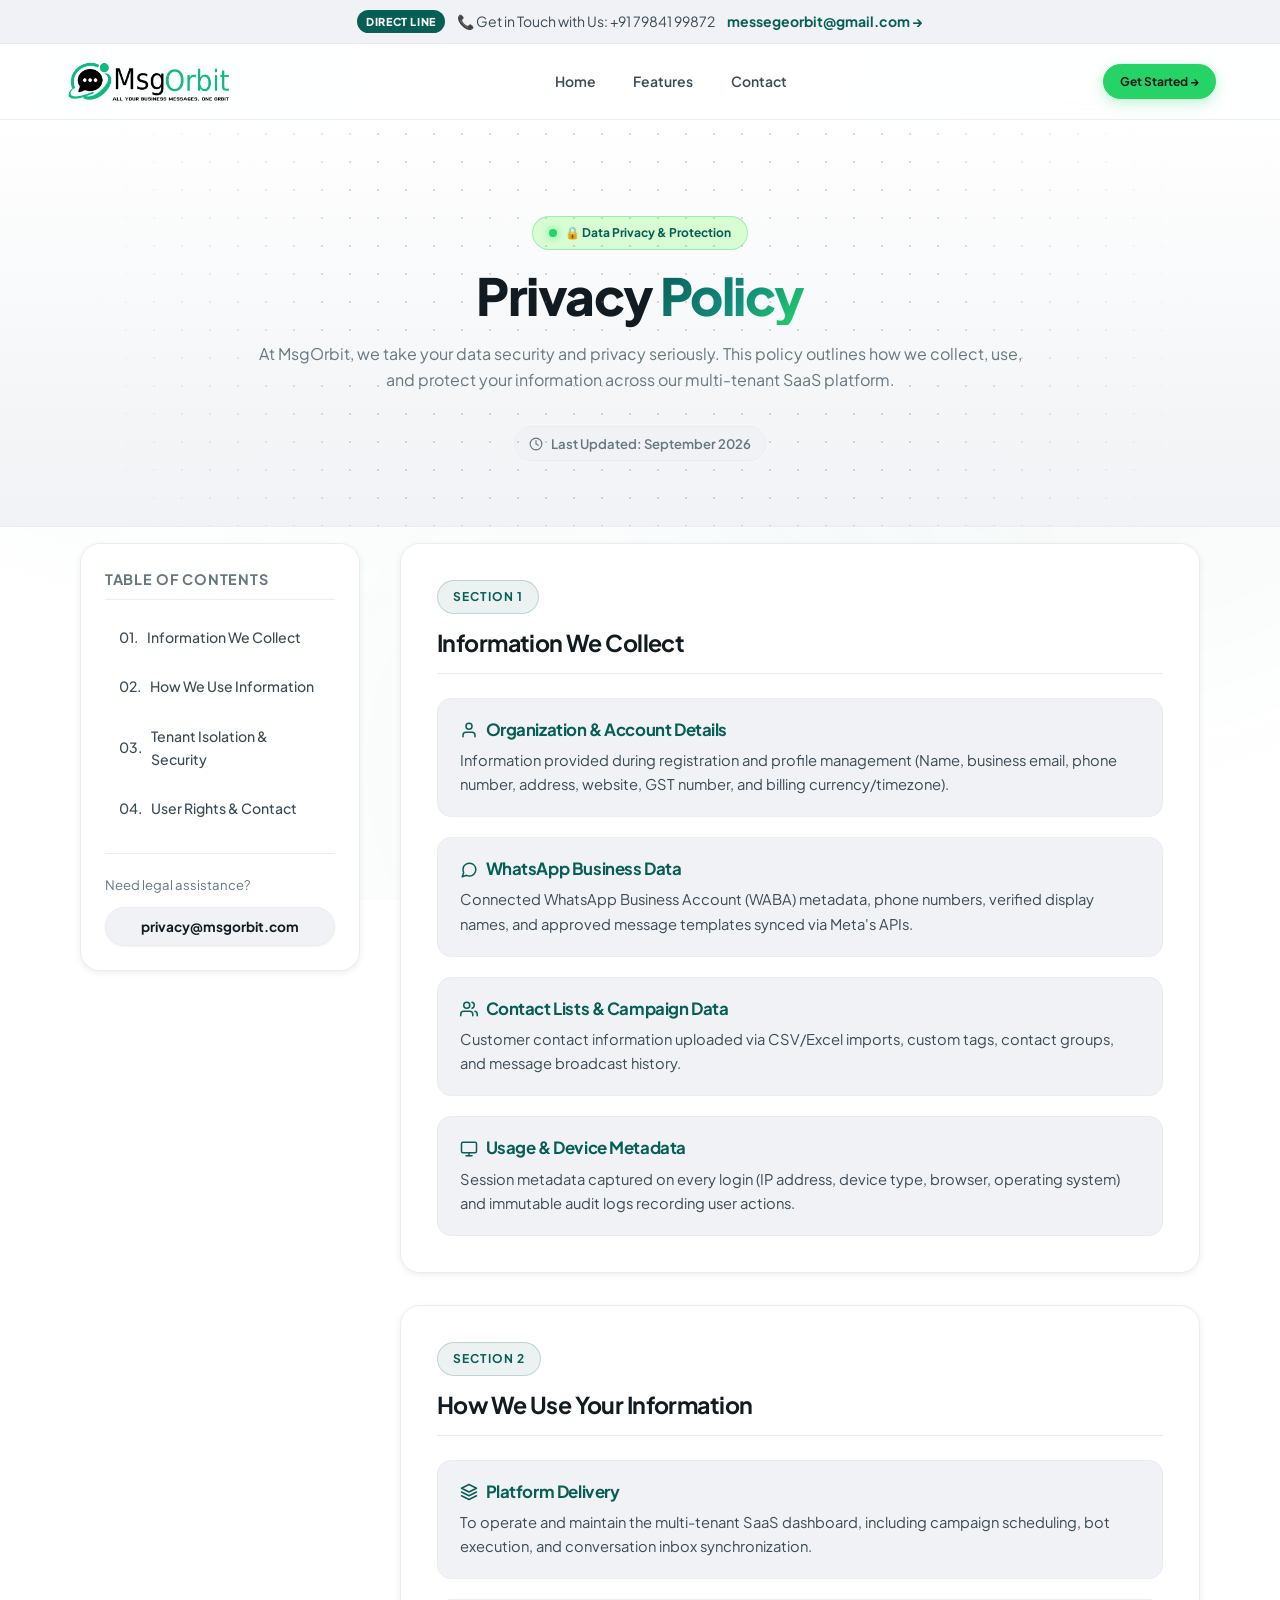
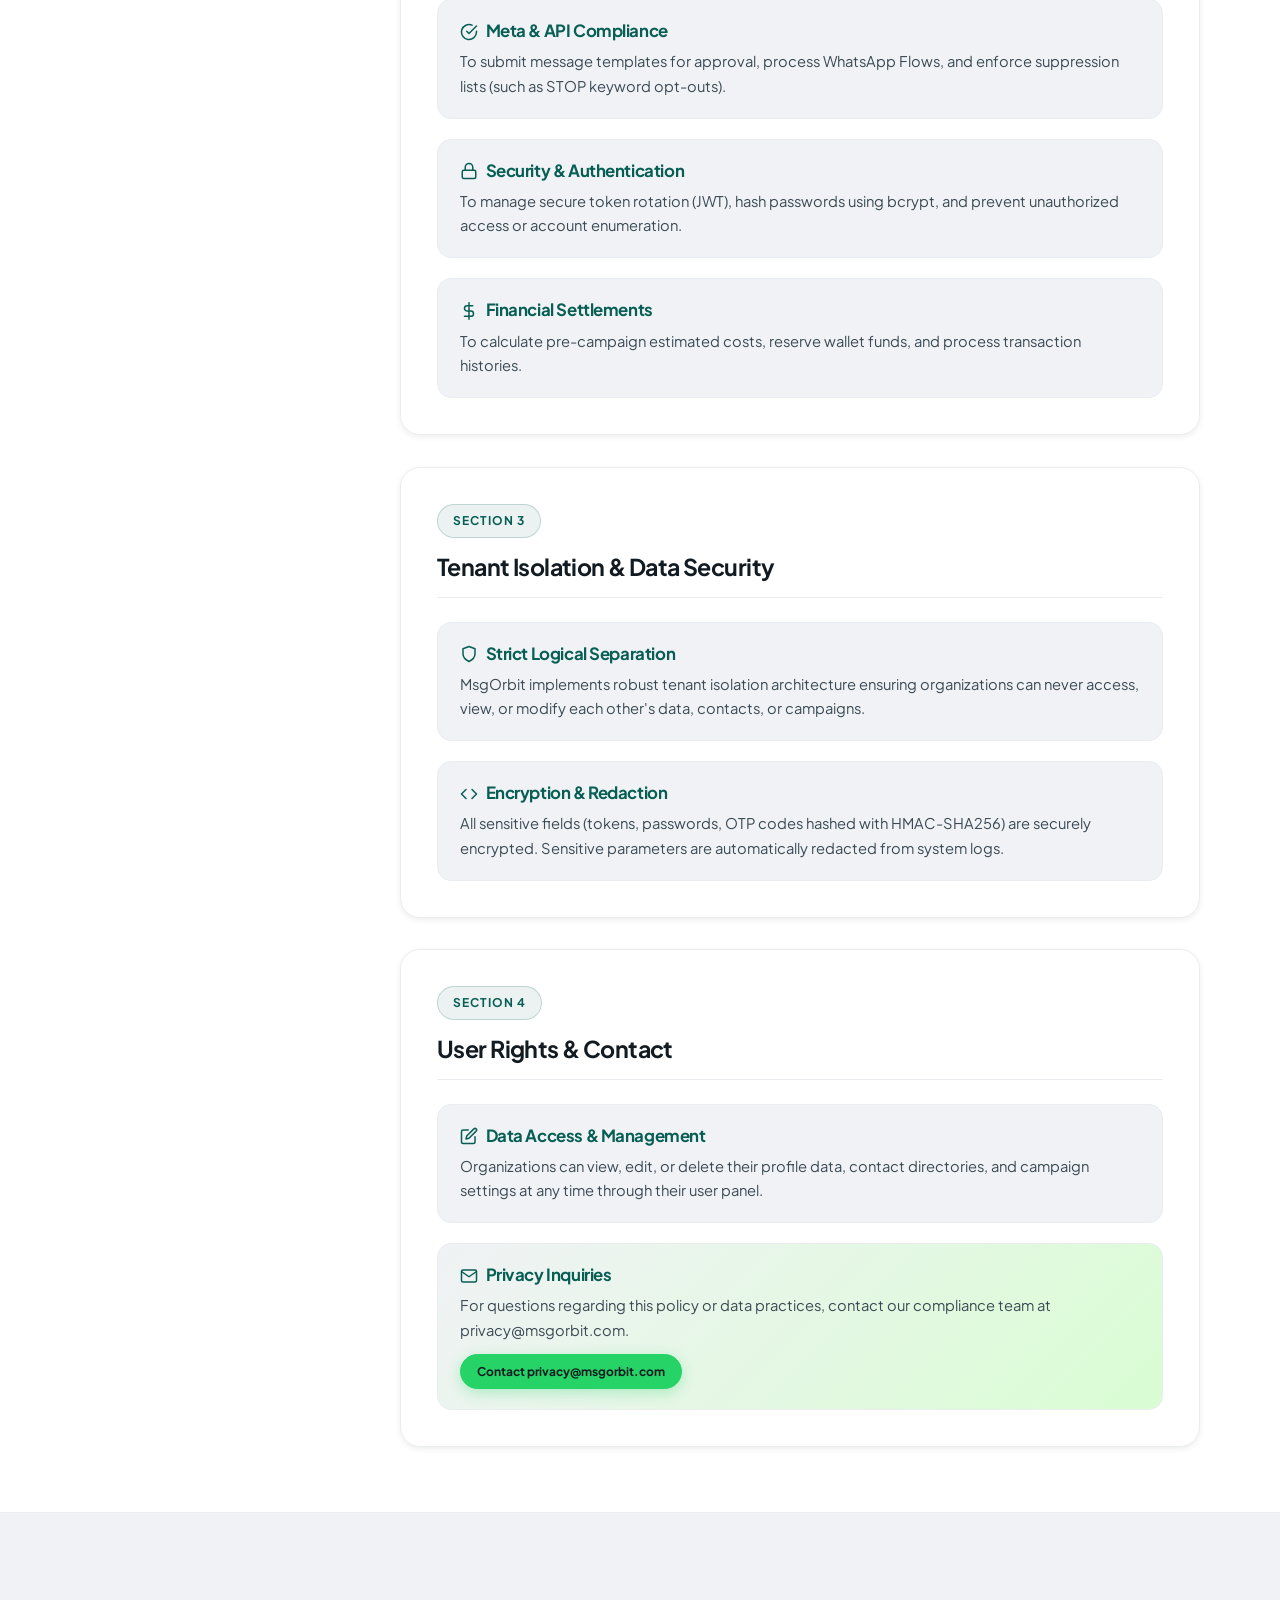
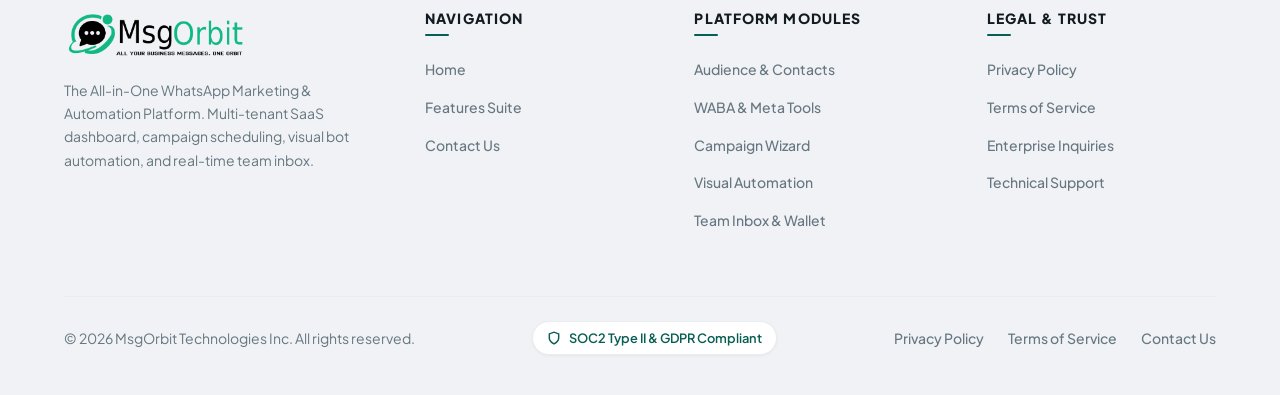
<file: privacy.html>
<!DOCTYPE html>
<html lang="en">

<head>
  <meta charset="UTF-8">
  <meta name="viewport" content="width=device-width, initial-scale=1.0">
  <title>MsgOrbit | Privacy Policy &amp; Data Protection</title>
  <meta name="description" content="At MsgOrbit, we take your data security and privacy seriously. This policy outlines how we collect, use, and protect your information across our multi-tenant SaaS platform.">
  <link rel="icon" type="image/png" href="assets/images/fav.png">
  <link rel="stylesheet" href="assets/css/style.css">
</head>

<body>

  <!-- LIGHT MESH BACKGROUND DECORATION -->
  <div class="light-mesh-glow" aria-hidden="true"></div>

  <!-- TOP ANNOUNCEMENT BAR -->
  <div class="top-announcement-bar">
    <span class="announcement-tag">DIRECT LINE</span>
    <span>📞 Get in Touch with Us: +91 79841 99872</span>
    <a href="mailto:messegeorbit@gmail.com" class="announcement-link">
      messegeorbit@gmail.com &rarr;
    </a>
  </div>

  <!-- HEADER / NAVBAR -->
  <header class="header">
    <div class="header-container">
      <a href="index.html" class="logo" aria-label="MsgOrbit Home">
        <img src="assets/images/logo.png" alt="MsgOrbit" class="brand-logo-img">
      </a>

      <!-- Desktop Navigation -->
      <nav class="nav-links">
        <a href="index.html" class="nav-link">Home</a>
        <a href="features.html" class="nav-link">Features</a>
        <!-- <a href="pricing.html" class="nav-link">Pricing</a> -->
        <a href="contact.html" class="nav-link">Contact</a>
      </nav>

      <div class="nav-actions">
        <a href="contact.html" class="btn btn-primary btn-sm">Get Started &rarr;</a>
      </div>

      <!-- Mobile Hamburger Button -->
      <button class="menu-btn" aria-label="Toggle navigation menu">
        <span class="menu-line"></span>
        <span class="menu-line"></span>
        <span class="menu-line"></span>
      </button>
    </div>
  </header>

  <!-- Mobile Navigation Drawer -->
  <div class="mobile-nav">
    <nav class="mobile-links">
      <a href="index.html" class="mobile-link">Home</a>
      <a href="features.html" class="mobile-link">Features</a>
      <!-- <a href="pricing.html" class="mobile-link">Pricing</a> -->
      <a href="contact.html" class="mobile-link">Contact</a>
    </nav>
    <div class="mobile-actions">
      <a href="contact.html" class="btn btn-primary btn-lg" style="width: 100%;">Get Started &rarr;</a>
    </div>
  </div>

  <!-- PAGE HEADER / HERO SECTION -->
  <section class="hero page-hero">
    <div class="hero-dot-bg"></div>

    <div class="container hero-content text-center">
      <div class="reveal">
        
        <!-- Eyebrow / Badge -->
        <div class="beacon-badge">
          <span class="beacon-dot"></span>
          <span>🔒 Data Privacy &amp; Protection</span>
        </div>

        <!-- Headline -->
        <h1 class="hero-title">
          Privacy <span class="hero-gradient-text">Policy</span>
        </h1>

        <!-- Subheadline -->
        <p class="hero-desc" style="max-width: 780px; margin: 0 auto 1rem;">
          At MsgOrbit, we take your data security and privacy seriously. This policy outlines how we collect, use, and protect your information across our multi-tenant SaaS platform.
        </p>

        <!-- Last Updated Pill -->
        <div class="legal-meta-badge">
          <svg xmlns="http://www.w3.org/2000/svg" width="14" height="14" viewBox="0 0 24 24" fill="none" stroke="currentColor" stroke-width="2" stroke-linecap="round" stroke-linejoin="round"><circle cx="12" cy="12" r="10"/><polyline points="12 6 12 12 16 14"/></svg>
          <span>Last Updated: September 2026</span>
        </div>

      </div>
    </div>
  </section>

  <!-- MAIN LEGAL CONTENT SECTION -->
  <section class="section-padding" style="padding-top: 1rem;">
    <div class="container">
      <div class="legal-layout">
        
        <!-- Sticky Table of Contents Sidebar -->
        <aside class="legal-sidebar reveal">
          <div class="legal-toc-title">Table of Contents</div>
          <nav class="legal-toc-nav">
            <a href="#section-1" class="legal-toc-link">
              <span>01.</span> Information We Collect
            </a>
            <a href="#section-2" class="legal-toc-link">
              <span>02.</span> How We Use Information
            </a>
            <a href="#section-3" class="legal-toc-link">
              <span>03.</span> Tenant Isolation &amp; Security
            </a>
            <a href="#section-4" class="legal-toc-link">
              <span>04.</span> User Rights &amp; Contact
            </a>
          </nav>

          <div style="margin-top: 1.5rem; padding-top: 1.25rem; border-top: 1px solid var(--border-light);">
            <div style="font-size: 0.82rem; color: var(--text-muted); margin-bottom: 0.75rem;">Need legal assistance?</div>
            <a href="mailto:privacy@msgorbit.com" class="btn btn-secondary btn-sm" style="width: 100%; justify-content: center; font-size: 0.85rem;">
              privacy@msgorbit.com
            </a>
          </div>
        </aside>

        <!-- Main Content Area -->
        <div class="legal-content-area">
          
          <!-- Section 1: Information We Collect -->
          <article id="section-1" class="legal-card reveal">
            <header class="legal-section-header">
              <span class="section-tag">Section 1</span>
              <h2 class="legal-section-title">Information We Collect</h2>
            </header>
            
            <div class="legal-item-grid">
              <!-- Item 1 -->
              <div class="legal-item">
                <h3 class="legal-item-title">
                  <svg xmlns="http://www.w3.org/2000/svg" width="18" height="18" viewBox="0 0 24 24" fill="none" stroke="currentColor" stroke-width="2" stroke-linecap="round" stroke-linejoin="round"><path d="M20 21v-2a4 4 0 0 0-4-4H8a4 4 0 0 0-4 4v2"/><circle cx="12" cy="7" r="4"/></svg>
                  Organization &amp; Account Details
                </h3>
                <p class="legal-item-desc">
                  Information provided during registration and profile management (Name, business email, phone number, address, website, GST number, and billing currency/timezone).
                </p>
              </div>

              <!-- Item 2 -->
              <div class="legal-item">
                <h3 class="legal-item-title">
                  <svg xmlns="http://www.w3.org/2000/svg" width="18" height="18" viewBox="0 0 24 24" fill="none" stroke="currentColor" stroke-width="2" stroke-linecap="round" stroke-linejoin="round"><path d="M21 11.5a8.38 8.38 0 0 1-.9 3.8 8.5 8.5 0 0 1-7.6 4.7 8.38 8.38 0 0 1-3.8-.9L3 21l1.9-5.7a8.38 8.38 0 0 1-.9-3.8 8.5 8.5 0 0 1 4.7-7.6 8.38 8.38 0 0 1 3.8-.9h.5a8.48 8.48 0 0 1 8 8v.5z"/></svg>
                  WhatsApp Business Data
                </h3>
                <p class="legal-item-desc">
                  Connected WhatsApp Business Account (WABA) metadata, phone numbers, verified display names, and approved message templates synced via Meta's APIs.
                </p>
              </div>

              <!-- Item 3 -->
              <div class="legal-item">
                <h3 class="legal-item-title">
                  <svg xmlns="http://www.w3.org/2000/svg" width="18" height="18" viewBox="0 0 24 24" fill="none" stroke="currentColor" stroke-width="2" stroke-linecap="round" stroke-linejoin="round"><path d="M17 21v-2a4 4 0 0 0-4-4H5a4 4 0 0 0-4 4v2"/><circle cx="9" cy="7" r="4"/><path d="M23 21v-2a4 4 0 0 0-3-3.87"/><path d="M16 3.13a4 4 0 0 1 0 7.75"/></svg>
                  Contact Lists &amp; Campaign Data
                </h3>
                <p class="legal-item-desc">
                  Customer contact information uploaded via CSV/Excel imports, custom tags, contact groups, and message broadcast history.
                </p>
              </div>

              <!-- Item 4 -->
              <div class="legal-item">
                <h3 class="legal-item-title">
                  <svg xmlns="http://www.w3.org/2000/svg" width="18" height="18" viewBox="0 0 24 24" fill="none" stroke="currentColor" stroke-width="2" stroke-linecap="round" stroke-linejoin="round"><rect x="2" y="3" width="20" height="14" rx="2" ry="2"/><line x1="8" y1="21" x2="16" y2="21"/><line x1="12" y1="17" x2="12" y2="21"/></svg>
                  Usage &amp; Device Metadata
                </h3>
                <p class="legal-item-desc">
                  Session metadata captured on every login (IP address, device type, browser, operating system) and immutable audit logs recording user actions.
                </p>
              </div>
            </div>
          </article>

          <!-- Section 2: How We Use Your Information -->
          <article id="section-2" class="legal-card reveal">
            <header class="legal-section-header">
              <span class="section-tag">Section 2</span>
              <h2 class="legal-section-title">How We Use Your Information</h2>
            </header>
            
            <div class="legal-item-grid">
              <!-- Item 1 -->
              <div class="legal-item">
                <h3 class="legal-item-title">
                  <svg xmlns="http://www.w3.org/2000/svg" width="18" height="18" viewBox="0 0 24 24" fill="none" stroke="currentColor" stroke-width="2" stroke-linecap="round" stroke-linejoin="round"><polygon points="12 2 2 7 12 12 22 7 12 2"/><polyline points="2 17 12 22 22 17"/><polyline points="2 12 12 17 22 12"/></svg>
                  Platform Delivery
                </h3>
                <p class="legal-item-desc">
                  To operate and maintain the multi-tenant SaaS dashboard, including campaign scheduling, bot execution, and conversation inbox synchronization.
                </p>
              </div>

              <!-- Item 2 -->
              <div class="legal-item">
                <h3 class="legal-item-title">
                  <svg xmlns="http://www.w3.org/2000/svg" width="18" height="18" viewBox="0 0 24 24" fill="none" stroke="currentColor" stroke-width="2" stroke-linecap="round" stroke-linejoin="round"><path d="M22 11.08V12a10 10 0 1 1-5.93-9.14"/><polyline points="22 4 12 14.01 9 11.01"/></svg>
                  Meta &amp; API Compliance
                </h3>
                <p class="legal-item-desc">
                  To submit message templates for approval, process WhatsApp Flows, and enforce suppression lists (such as STOP keyword opt-outs).
                </p>
              </div>

              <!-- Item 3 -->
              <div class="legal-item">
                <h3 class="legal-item-title">
                  <svg xmlns="http://www.w3.org/2000/svg" width="18" height="18" viewBox="0 0 24 24" fill="none" stroke="currentColor" stroke-width="2" stroke-linecap="round" stroke-linejoin="round"><rect x="3" y="11" width="18" height="11" rx="2" ry="2"/><path d="M7 11V7a5 5 0 0 1 10 0v4"/></svg>
                  Security &amp; Authentication
                </h3>
                <p class="legal-item-desc">
                  To manage secure token rotation (JWT), hash passwords using bcrypt, and prevent unauthorized access or account enumeration.
                </p>
              </div>

              <!-- Item 4 -->
              <div class="legal-item">
                <h3 class="legal-item-title">
                  <svg xmlns="http://www.w3.org/2000/svg" width="18" height="18" viewBox="0 0 24 24" fill="none" stroke="currentColor" stroke-width="2" stroke-linecap="round" stroke-linejoin="round"><line x1="12" y1="1" x2="12" y2="23"/><path d="M17 5H9.5a3.5 3.5 0 0 0 0 7h5a3.5 3.5 0 0 1 0 7H6"/></svg>
                  Financial Settlements
                </h3>
                <p class="legal-item-desc">
                  To calculate pre-campaign estimated costs, reserve wallet funds, and process transaction histories.
                </p>
              </div>
            </div>
          </article>

          <!-- Section 3: Tenant Isolation & Data Security -->
          <article id="section-3" class="legal-card reveal">
            <header class="legal-section-header">
              <span class="section-tag">Section 3</span>
              <h2 class="legal-section-title">Tenant Isolation &amp; Data Security</h2>
            </header>
            
            <div class="legal-item-grid">
              <!-- Item 1 -->
              <div class="legal-item">
                <h3 class="legal-item-title">
                  <svg xmlns="http://www.w3.org/2000/svg" width="18" height="18" viewBox="0 0 24 24" fill="none" stroke="currentColor" stroke-width="2" stroke-linecap="round" stroke-linejoin="round"><path d="M12 22s8-4 8-10V5l-8-3-8 3v7c0 6 8 10 8 10z"/></svg>
                  Strict Logical Separation
                </h3>
                <p class="legal-item-desc">
                  MsgOrbit implements robust tenant isolation architecture ensuring organizations can never access, view, or modify each other's data, contacts, or campaigns.
                </p>
              </div>

              <!-- Item 2 -->
              <div class="legal-item">
                <h3 class="legal-item-title">
                  <svg xmlns="http://www.w3.org/2000/svg" width="18" height="18" viewBox="0 0 24 24" fill="none" stroke="currentColor" stroke-width="2" stroke-linecap="round" stroke-linejoin="round"><polyline points="16 18 22 12 16 6"/><polyline points="8 6 2 12 8 18"/></svg>
                  Encryption &amp; Redaction
                </h3>
                <p class="legal-item-desc">
                  All sensitive fields (tokens, passwords, OTP codes hashed with HMAC-SHA256) are securely encrypted. Sensitive parameters are automatically redacted from system logs.
                </p>
              </div>
            </div>
          </article>

          <!-- Section 4: User Rights & Contact -->
          <article id="section-4" class="legal-card reveal">
            <header class="legal-section-header">
              <span class="section-tag">Section 4</span>
              <h2 class="legal-section-title">User Rights &amp; Contact</h2>
            </header>
            
            <div class="legal-item-grid">
              <!-- Item 1 -->
              <div class="legal-item">
                <h3 class="legal-item-title">
                  <svg xmlns="http://www.w3.org/2000/svg" width="18" height="18" viewBox="0 0 24 24" fill="none" stroke="currentColor" stroke-width="2" stroke-linecap="round" stroke-linejoin="round"><path d="M11 4H4a2 2 0 0 0-2 2v14a2 2 0 0 0 2 2h14a2 2 0 0 0 2-2v-7"/><path d="M18.5 2.5a2.121 2.121 0 0 1 3 3L12 15l-4 1 1-4 9.5-9.5z"/></svg>
                  Data Access &amp; Management
                </h3>
                <p class="legal-item-desc">
                  Organizations can view, edit, or delete their profile data, contact directories, and campaign settings at any time through their user panel.
                </p>
              </div>

              <!-- Item 2 -->
              <div class="legal-item" style="background: linear-gradient(135deg, var(--bg-surface) 0%, var(--brand-green-subtle) 100%);">
                <h3 class="legal-item-title">
                  <svg xmlns="http://www.w3.org/2000/svg" width="18" height="18" viewBox="0 0 24 24" fill="none" stroke="currentColor" stroke-width="2" stroke-linecap="round" stroke-linejoin="round"><path d="M4 4h16c1.1 0 2 .9 2 2v12c0 1.1-.9 2-2 2H4c-1.1 0-2-.9-2-2V6c0-1.1.9-2 2-2z"/><polyline points="22,6 12,13 2,6"/></svg>
                  Privacy Inquiries
                </h3>
                <p class="legal-item-desc" style="margin-bottom: 0.75rem;">
                  For questions regarding this policy or data practices, contact our compliance team at privacy@msgorbit.com.
                </p>
                <a href="mailto:privacy@msgorbit.com" class="btn btn-primary btn-sm">
                  Contact privacy@msgorbit.com
                </a>
              </div>
            </div>
          </article>

        </div>

      </div>
    </div>
  </section>

  <!-- FOOTER -->
  <footer class="footer">
    <div class="container">
      <div class="footer-grid">
        
        <!-- Brand Column -->
        <div class="footer-brand-col">
          <a href="index.html" class="logo footer-logo" aria-label="MsgOrbit Home">
            <img src="assets/images/logo.png" alt="MsgOrbit" class="brand-logo-img">
          </a>
          <p class="footer-brand-desc">
            The All-in-One WhatsApp Marketing &amp; Automation Platform. Multi-tenant SaaS dashboard, campaign scheduling, visual bot automation, and real-time team inbox.
          </p>
        </div>

        <!-- Col 1: Platform Navigation -->
        <div>
          <h4 class="footer-col-heading">Navigation</h4>
          <ul class="footer-link-list">
            <li class="footer-link-item"><a href="index.html">Home</a></li>
            <li class="footer-link-item"><a href="features.html">Features Suite</a></li>
            <!-- <li class="footer-link-item"><a href="pricing.html">Pricing Plans</a></li> -->
            <li class="footer-link-item"><a href="contact.html">Contact Us</a></li>
          </ul>
        </div>

        <!-- Col 2: Platform Modules -->
        <div>
          <h4 class="footer-col-heading">Platform Modules</h4>
          <ul class="footer-link-list">
            <li class="footer-link-item"><a href="features.html#module-contacts">Audience &amp; Contacts</a></li>
            <li class="footer-link-item"><a href="features.html#module-waba">WABA &amp; Meta Tools</a></li>
            <li class="footer-link-item"><a href="features.html#module-campaigns">Campaign Wizard</a></li>
            <li class="footer-link-item"><a href="features.html#module-bots">Visual Automation</a></li>
            <li class="footer-link-item"><a href="features.html#module-inbox">Team Inbox &amp; Wallet</a></li>
          </ul>
        </div>

        <!-- Col 3: Legal & Trust -->
        <div>
          <h4 class="footer-col-heading">Legal &amp; Trust</h4>
          <ul class="footer-link-list">
            <li class="footer-link-item"><a href="privacy.html">Privacy Policy</a></li>
            <li class="footer-link-item"><a href="terms.html">Terms of Service</a></li>
            <!-- <li class="footer-link-item"><a href="pricing.html#wallet">Prepaid Wallet Terms</a></li> -->
            <li class="footer-link-item"><a href="contact.html">Enterprise Inquiries</a></li>
            <li class="footer-link-item"><a href="contact.html">Technical Support</a></li>
          </ul>
        </div>

      </div>

      <!-- Bottom Bar -->
      <div class="footer-bottom-bar">
        <div>&copy; 2026 MsgOrbit Technologies Inc. All rights reserved.</div>
        <div class="footer-compliance-tag">
          <svg xmlns="http://www.w3.org/2000/svg" width="14" height="14" viewBox="0 0 24 24" fill="none" stroke="currentColor" stroke-width="2.5"><path d="M12 22s8-4 8-10V5l-8-3-8 3v7c0 6 8 10 8 10z"/></svg>
          <span>SOC2 Type II &amp; GDPR Compliant</span>
        </div>
        <div class="footer-legal-links-wrap">
          <a href="privacy.html">Privacy Policy</a>
          <a href="terms.html">Terms of Service</a>
          <a href="contact.html">Contact Us</a>
        </div>
      </div>
    </div>
  </footer>

    <!-- SCROLL TO TOP (BOTTOM TO TOP) FLOATING BUTTON -->
  <button id="scrollTopBtn" class="scroll-top-btn" aria-label="Scroll to top" title="Scroll to top">
    <svg xmlns="http://www.w3.org/2000/svg" width="22" height="22" viewBox="0 0 24 24" fill="none" stroke="currentColor" stroke-width="2.5" stroke-linecap="round" stroke-linejoin="round">
      <polyline points="18 15 12 9 6 15"></polyline>
    </svg>
  </button>

  <!-- Unified Interactive JavaScript -->
  <script src="assets/js/script.js"></script>
</body>

</html>
</file>
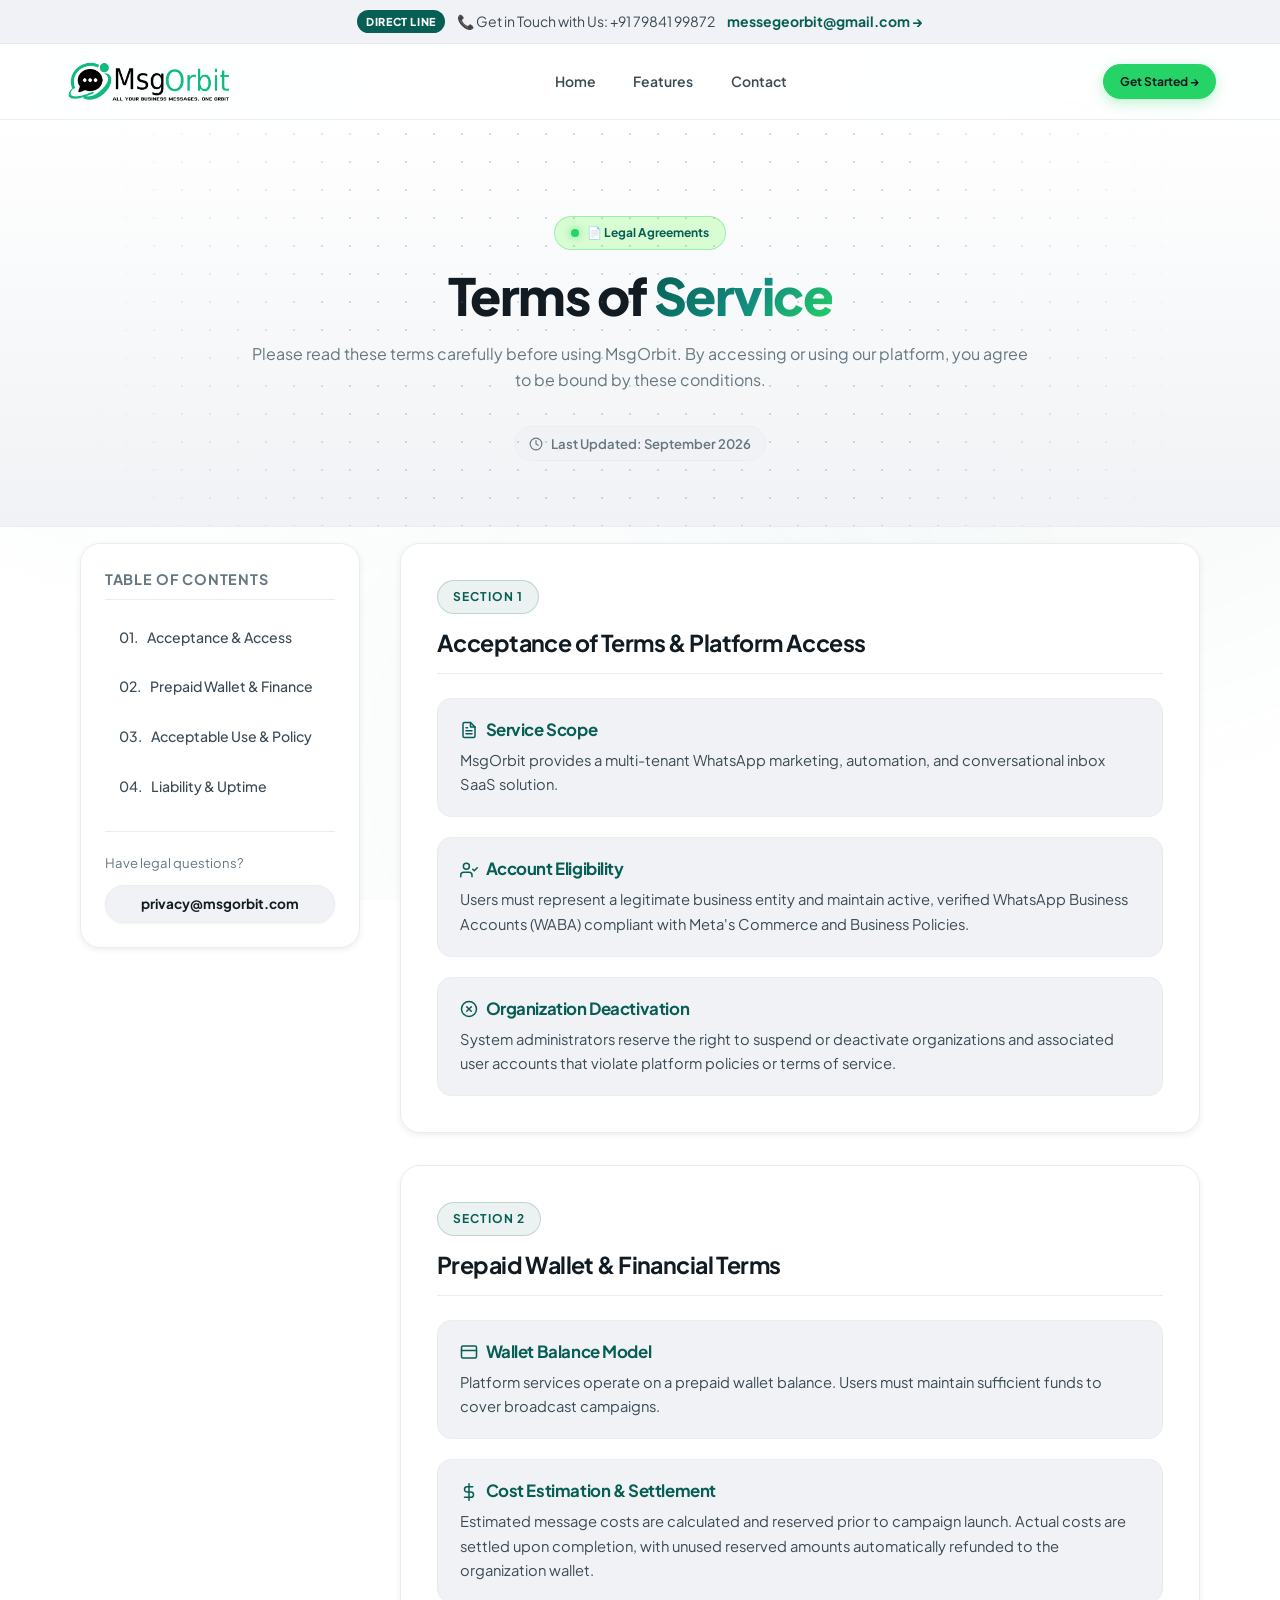
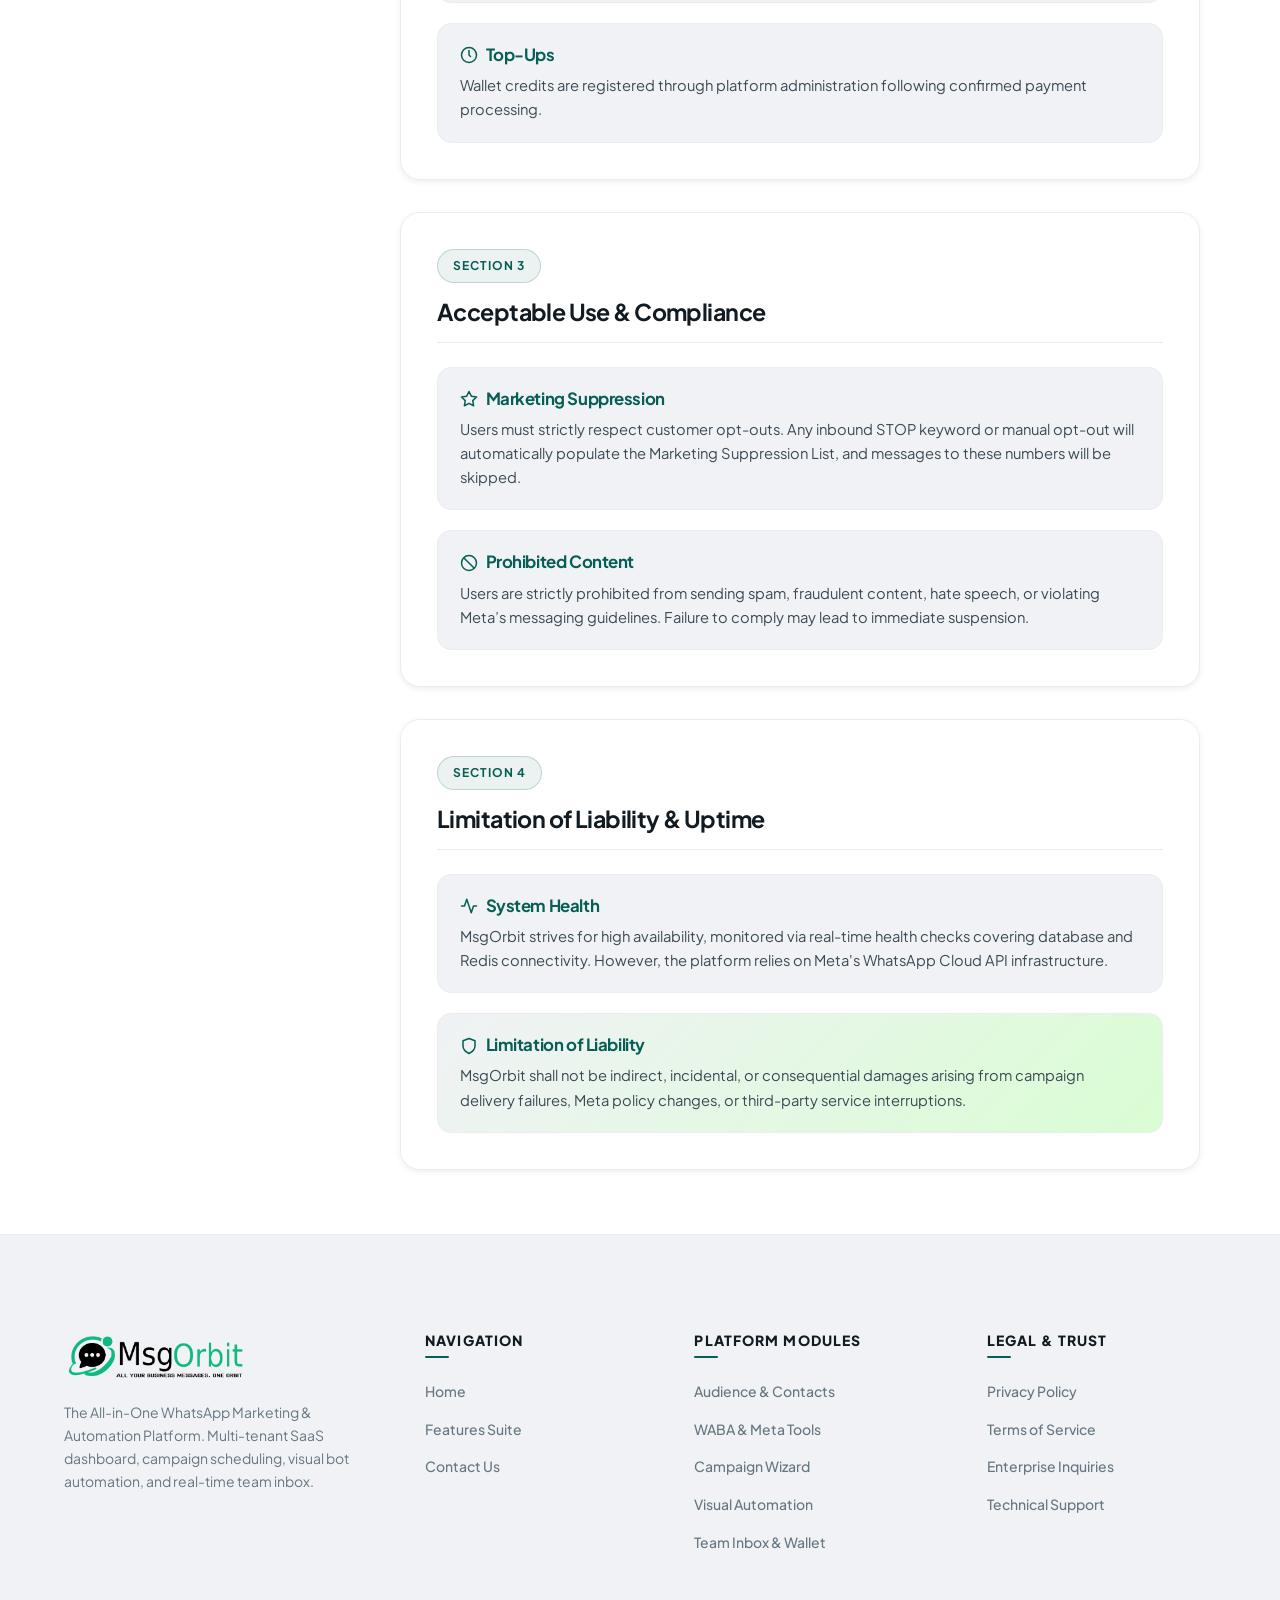
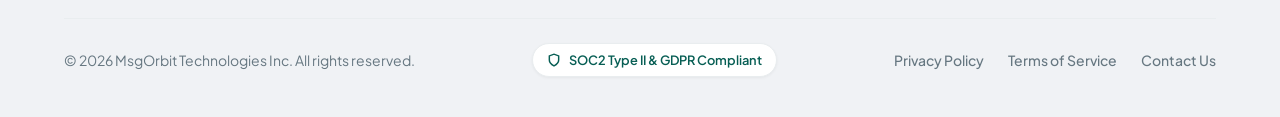
<file: terms.html>
<!DOCTYPE html>
<html lang="en">

<head>
  <meta charset="UTF-8">
  <meta name="viewport" content="width=device-width, initial-scale=1.0">
  <title>MsgOrbit | Terms of Service &amp; Legal Agreements</title>
  <meta name="description" content="Please read these terms carefully before using MsgOrbit. By accessing or using our platform, you agree to be bound by these conditions.">
  <link rel="icon" type="image/png" href="assets/images/fav.png">
  <link rel="stylesheet" href="assets/css/style.css">
</head>

<body>

  <!-- LIGHT MESH BACKGROUND DECORATION -->
  <div class="light-mesh-glow" aria-hidden="true"></div>

  <!-- TOP ANNOUNCEMENT BAR -->
  <div class="top-announcement-bar">
    <span class="announcement-tag">DIRECT LINE</span>
    <span>📞 Get in Touch with Us: +91 79841 99872</span>
    <a href="mailto:messegeorbit@gmail.com" class="announcement-link">
      messegeorbit@gmail.com &rarr;
    </a>
  </div>

  <!-- HEADER / NAVBAR -->
  <header class="header">
    <div class="header-container">
      <a href="index.html" class="logo" aria-label="MsgOrbit Home">
        <img src="assets/images/logo.png" alt="MsgOrbit" class="brand-logo-img">
      </a>

      <!-- Desktop Navigation -->
      <nav class="nav-links">
        <a href="index.html" class="nav-link">Home</a>
        <a href="features.html" class="nav-link">Features</a>
        <!-- <a href="pricing.html" class="nav-link">Pricing</a> -->
        <a href="contact.html" class="nav-link">Contact</a>
      </nav>

      <div class="nav-actions">
        <a href="contact.html" class="btn btn-primary btn-sm">Get Started &rarr;</a>
      </div>

      <!-- Mobile Hamburger Button -->
      <button class="menu-btn" aria-label="Toggle navigation menu">
        <span class="menu-line"></span>
        <span class="menu-line"></span>
        <span class="menu-line"></span>
      </button>
    </div>
  </header>

  <!-- Mobile Navigation Drawer -->
  <div class="mobile-nav">
    <nav class="mobile-links">
      <a href="index.html" class="mobile-link">Home</a>
      <a href="features.html" class="mobile-link">Features</a>
      <!-- <a href="pricing.html" class="mobile-link">Pricing</a> -->
      <a href="contact.html" class="mobile-link">Contact</a>
    </nav>
    <div class="mobile-actions">
      <a href="contact.html" class="btn btn-primary btn-lg" style="width: 100%;">Get Started &rarr;</a>
    </div>
  </div>

  <!-- PAGE HEADER / HERO SECTION -->
  <section class="hero page-hero">
    <div class="hero-dot-bg"></div>

    <div class="container hero-content text-center">
      <div class="reveal">
        
        <!-- Eyebrow / Badge -->
        <div class="beacon-badge">
          <span class="beacon-dot"></span>
          <span>📄 Legal Agreements</span>
        </div>

        <!-- Headline -->
        <h1 class="hero-title">
          Terms of <span class="hero-gradient-text">Service</span>
        </h1>

        <!-- Subheadline -->
        <p class="hero-desc" style="max-width: 780px; margin: 0 auto 1rem;">
          Please read these terms carefully before using MsgOrbit. By accessing or using our platform, you agree to be bound by these conditions.
        </p>

        <!-- Last Updated Pill -->
        <div class="legal-meta-badge">
          <svg xmlns="http://www.w3.org/2000/svg" width="14" height="14" viewBox="0 0 24 24" fill="none" stroke="currentColor" stroke-width="2" stroke-linecap="round" stroke-linejoin="round"><circle cx="12" cy="12" r="10"/><polyline points="12 6 12 12 16 14"/></svg>
          <span>Last Updated: September 2026</span>
        </div>

      </div>
    </div>
  </section>

  <!-- MAIN LEGAL CONTENT SECTION -->
  <section class="section-padding" style="padding-top: 1rem;">
    <div class="container">
      <div class="legal-layout">
        
        <!-- Sticky Table of Contents Sidebar -->
        <aside class="legal-sidebar reveal">
          <div class="legal-toc-title">Table of Contents</div>
          <nav class="legal-toc-nav">
            <a href="#section-1" class="legal-toc-link">
              <span>01.</span> Acceptance &amp; Access
            </a>
            <a href="#section-2" class="legal-toc-link">
              <span>02.</span> Prepaid Wallet &amp; Finance
            </a>
            <a href="#section-3" class="legal-toc-link">
              <span>03.</span> Acceptable Use &amp; Policy
            </a>
            <a href="#section-4" class="legal-toc-link">
              <span>04.</span> Liability &amp; Uptime
            </a>
          </nav>

          <div style="margin-top: 1.5rem; padding-top: 1.25rem; border-top: 1px solid var(--border-light);">
            <div style="font-size: 0.82rem; color: var(--text-muted); margin-bottom: 0.75rem;">Have legal questions?</div>
            <a href="mailto:privacy@msgorbit.com" class="btn btn-secondary btn-sm" style="width: 100%; justify-content: center; font-size: 0.85rem;">
              privacy@msgorbit.com
            </a>
          </div>
        </aside>

        <!-- Main Content Area -->
        <div class="legal-content-area">
          
          <!-- Section 1: Acceptance of Terms & Platform Access -->
          <article id="section-1" class="legal-card reveal">
            <header class="legal-section-header">
              <span class="section-tag">Section 1</span>
              <h2 class="legal-section-title">Acceptance of Terms &amp; Platform Access</h2>
            </header>
            
            <div class="legal-item-grid">
              <!-- Item 1 -->
              <div class="legal-item">
                <h3 class="legal-item-title">
                  <svg xmlns="http://www.w3.org/2000/svg" width="18" height="18" viewBox="0 0 24 24" fill="none" stroke="currentColor" stroke-width="2" stroke-linecap="round" stroke-linejoin="round"><path d="M14 2H6a2 2 0 0 0-2 2v16a2 2 0 0 0 2 2h12a2 2 0 0 0 2-2V8z"/><polyline points="14 2 14 8 20 8"/><line x1="16" y1="13" x2="8" y2="13"/><line x1="16" y1="17" x2="8" y2="17"/><polyline points="10 9 9 9 8 9"/></svg>
                  Service Scope
                </h3>
                <p class="legal-item-desc">
                  MsgOrbit provides a multi-tenant WhatsApp marketing, automation, and conversational inbox SaaS solution.
                </p>
              </div>

              <!-- Item 2 -->
              <div class="legal-item">
                <h3 class="legal-item-title">
                  <svg xmlns="http://www.w3.org/2000/svg" width="18" height="18" viewBox="0 0 24 24" fill="none" stroke="currentColor" stroke-width="2" stroke-linecap="round" stroke-linejoin="round"><path d="M16 21v-2a4 4 0 0 0-4-4H5a4 4 0 0 0-4 4v2"/><circle cx="8.5" cy="7" r="4"/><polyline points="17 11 19 13 23 9"/></svg>
                  Account Eligibility
                </h3>
                <p class="legal-item-desc">
                  Users must represent a legitimate business entity and maintain active, verified WhatsApp Business Accounts (WABA) compliant with Meta's Commerce and Business Policies.
                </p>
              </div>

              <!-- Item 3 -->
              <div class="legal-item">
                <h3 class="legal-item-title">
                  <svg xmlns="http://www.w3.org/2000/svg" width="18" height="18" viewBox="0 0 24 24" fill="none" stroke="currentColor" stroke-width="2" stroke-linecap="round" stroke-linejoin="round"><circle cx="12" cy="12" r="10"/><line x1="15" y1="9" x2="9" y2="15"/><line x1="9" y1="9" x2="15" y2="15"/></svg>
                  Organization Deactivation
                </h3>
                <p class="legal-item-desc">
                  System administrators reserve the right to suspend or deactivate organizations and associated user accounts that violate platform policies or terms of service.
                </p>
              </div>
            </div>
          </article>

          <!-- Section 2: Prepaid Wallet & Financial Terms -->
          <article id="section-2" class="legal-card reveal">
            <header class="legal-section-header">
              <span class="section-tag">Section 2</span>
              <h2 class="legal-section-title">Prepaid Wallet &amp; Financial Terms</h2>
            </header>
            
            <div class="legal-item-grid">
              <!-- Item 1 -->
              <div class="legal-item">
                <h3 class="legal-item-title">
                  <svg xmlns="http://www.w3.org/2000/svg" width="18" height="18" viewBox="0 0 24 24" fill="none" stroke="currentColor" stroke-width="2" stroke-linecap="round" stroke-linejoin="round"><rect x="2" y="4" width="20" height="16" rx="2"/><line x1="2" y1="10" x2="22" y2="10"/></svg>
                  Wallet Balance Model
                </h3>
                <p class="legal-item-desc">
                  Platform services operate on a prepaid wallet balance. Users must maintain sufficient funds to cover broadcast campaigns.
                </p>
              </div>

              <!-- Item 2 -->
              <div class="legal-item">
                <h3 class="legal-item-title">
                  <svg xmlns="http://www.w3.org/2000/svg" width="18" height="18" viewBox="0 0 24 24" fill="none" stroke="currentColor" stroke-width="2" stroke-linecap="round" stroke-linejoin="round"><line x1="12" y1="1" x2="12" y2="23"/><path d="M17 5H9.5a3.5 3.5 0 0 0 0 7h5a3.5 3.5 0 0 1 0 7H6"/></svg>
                  Cost Estimation &amp; Settlement
                </h3>
                <p class="legal-item-desc">
                  Estimated message costs are calculated and reserved prior to campaign launch. Actual costs are settled upon completion, with unused reserved amounts automatically refunded to the organization wallet.
                </p>
              </div>

              <!-- Item 3 -->
              <div class="legal-item">
                <h3 class="legal-item-title">
                  <svg xmlns="http://www.w3.org/2000/svg" width="18" height="18" viewBox="0 0 24 24" fill="none" stroke="currentColor" stroke-width="2" stroke-linecap="round" stroke-linejoin="round"><circle cx="12" cy="12" r="10"/><polyline points="12 6 12 12 14 14"/></svg>
                  Top-Ups
                </h3>
                <p class="legal-item-desc">
                  Wallet credits are registered through platform administration following confirmed payment processing.
                </p>
              </div>
            </div>
          </article>

          <!-- Section 3: Acceptable Use & Compliance -->
          <article id="section-3" class="legal-card reveal">
            <header class="legal-section-header">
              <span class="section-tag">Section 3</span>
              <h2 class="legal-section-title">Acceptable Use &amp; Compliance</h2>
            </header>
            
            <div class="legal-item-grid">
              <!-- Item 1 -->
              <div class="legal-item">
                <h3 class="legal-item-title">
                  <svg xmlns="http://www.w3.org/2000/svg" width="18" height="18" viewBox="0 0 24 24" fill="none" stroke="currentColor" stroke-width="2" stroke-linecap="round" stroke-linejoin="round"><polygon points="12 2 15.09 8.26 22 9.27 17 14.14 18.18 21.02 12 17.77 5.82 21.02 7 14.14 2 9.27 8.91 8.26 12 2"/></svg>
                  Marketing Suppression
                </h3>
                <p class="legal-item-desc">
                  Users must strictly respect customer opt-outs. Any inbound STOP keyword or manual opt-out will automatically populate the Marketing Suppression List, and messages to these numbers will be skipped.
                </p>
              </div>

              <!-- Item 2 -->
              <div class="legal-item">
                <h3 class="legal-item-title">
                  <svg xmlns="http://www.w3.org/2000/svg" width="18" height="18" viewBox="0 0 24 24" fill="none" stroke="currentColor" stroke-width="2" stroke-linecap="round" stroke-linejoin="round"><circle cx="12" cy="12" r="10"/><line x1="4.93" y1="4.93" x2="19.07" y2="19.07"/></svg>
                  Prohibited Content
                </h3>
                <p class="legal-item-desc">
                  Users are strictly prohibited from sending spam, fraudulent content, hate speech, or violating Meta’s messaging guidelines. Failure to comply may lead to immediate suspension.
                </p>
              </div>
            </div>
          </article>

          <!-- Section 4: Limitation of Liability & Uptime -->
          <article id="section-4" class="legal-card reveal">
            <header class="legal-section-header">
              <span class="section-tag">Section 4</span>
              <h2 class="legal-section-title">Limitation of Liability &amp; Uptime</h2>
            </header>
            
            <div class="legal-item-grid">
              <!-- Item 1 -->
              <div class="legal-item">
                <h3 class="legal-item-title">
                  <svg xmlns="http://www.w3.org/2000/svg" width="18" height="18" viewBox="0 0 24 24" fill="none" stroke="currentColor" stroke-width="2" stroke-linecap="round" stroke-linejoin="round"><path d="M22 12h-4l-3 9L9 3l-3 9H2"/></svg>
                  System Health
                </h3>
                <p class="legal-item-desc">
                  MsgOrbit strives for high availability, monitored via real-time health checks covering database and Redis connectivity. However, the platform relies on Meta's WhatsApp Cloud API infrastructure.
                </p>
              </div>

              <!-- Item 2 -->
              <div class="legal-item" style="background: linear-gradient(135deg, var(--bg-surface) 0%, var(--brand-green-subtle) 100%);">
                <h3 class="legal-item-title">
                  <svg xmlns="http://www.w3.org/2000/svg" width="18" height="18" viewBox="0 0 24 24" fill="none" stroke="currentColor" stroke-width="2" stroke-linecap="round" stroke-linejoin="round"><path d="M12 22s8-4 8-10V5l-8-3-8 3v7c0 6 8 10 8 10z"/></svg>
                  Limitation of Liability
                </h3>
                <p class="legal-item-desc">
                  MsgOrbit shall not be indirect, incidental, or consequential damages arising from campaign delivery failures, Meta policy changes, or third-party service interruptions.
                </p>
              </div>
            </div>
          </article>

        </div>

      </div>
    </div>
  </section>

  <!-- FOOTER -->
  <footer class="footer">
    <div class="container">
      <div class="footer-grid">
        
        <!-- Brand Column -->
        <div class="footer-brand-col">
          <a href="index.html" class="logo footer-logo" aria-label="MsgOrbit Home">
            <img src="assets/images/logo.png" alt="MsgOrbit" class="brand-logo-img">
          </a>
          <p class="footer-brand-desc">
            The All-in-One WhatsApp Marketing &amp; Automation Platform. Multi-tenant SaaS dashboard, campaign scheduling, visual bot automation, and real-time team inbox.
          </p>
        </div>

        <!-- Col 1: Platform Navigation -->
        <div>
          <h4 class="footer-col-heading">Navigation</h4>
          <ul class="footer-link-list">
            <li class="footer-link-item"><a href="index.html">Home</a></li>
            <li class="footer-link-item"><a href="features.html">Features Suite</a></li>
            <!-- <li class="footer-link-item"><a href="pricing.html">Pricing Plans</a></li> -->
            <li class="footer-link-item"><a href="contact.html">Contact Us</a></li>
          </ul>
        </div>

        <!-- Col 2: Platform Modules -->
        <div>
          <h4 class="footer-col-heading">Platform Modules</h4>
          <ul class="footer-link-list">
            <li class="footer-link-item"><a href="features.html#module-contacts">Audience &amp; Contacts</a></li>
            <li class="footer-link-item"><a href="features.html#module-waba">WABA &amp; Meta Tools</a></li>
            <li class="footer-link-item"><a href="features.html#module-campaigns">Campaign Wizard</a></li>
            <li class="footer-link-item"><a href="features.html#module-bots">Visual Automation</a></li>
            <li class="footer-link-item"><a href="features.html#module-inbox">Team Inbox &amp; Wallet</a></li>
          </ul>
        </div>

        <!-- Col 3: Legal & Trust -->
        <div>
          <h4 class="footer-col-heading">Legal &amp; Trust</h4>
          <ul class="footer-link-list">
            <li class="footer-link-item"><a href="privacy.html">Privacy Policy</a></li>
            <li class="footer-link-item"><a href="terms.html">Terms of Service</a></li>
            <!-- <li class="footer-link-item"><a href="pricing.html#wallet">Prepaid Wallet Terms</a></li> -->
            <li class="footer-link-item"><a href="contact.html">Enterprise Inquiries</a></li>
            <li class="footer-link-item"><a href="contact.html">Technical Support</a></li>
          </ul>
        </div>

      </div>

      <!-- Bottom Bar -->
      <div class="footer-bottom-bar">
        <div>&copy; 2026 MsgOrbit Technologies Inc. All rights reserved.</div>
        <div class="footer-compliance-tag">
          <svg xmlns="http://www.w3.org/2000/svg" width="14" height="14" viewBox="0 0 24 24" fill="none" stroke="currentColor" stroke-width="2.5"><path d="M12 22s8-4 8-10V5l-8-3-8 3v7c0 6 8 10 8 10z"/></svg>
          <span>SOC2 Type II &amp; GDPR Compliant</span>
        </div>
        <div class="footer-legal-links-wrap">
          <a href="privacy.html">Privacy Policy</a>
          <a href="terms.html">Terms of Service</a>
          <a href="contact.html">Contact Us</a>
        </div>
      </div>
    </div>
  </footer>

    <!-- SCROLL TO TOP (BOTTOM TO TOP) FLOATING BUTTON -->
  <button id="scrollTopBtn" class="scroll-top-btn" aria-label="Scroll to top" title="Scroll to top">
    <svg xmlns="http://www.w3.org/2000/svg" width="22" height="22" viewBox="0 0 24 24" fill="none" stroke="currentColor" stroke-width="2.5" stroke-linecap="round" stroke-linejoin="round">
      <polyline points="18 15 12 9 6 15"></polyline>
    </svg>
  </button>

  <!-- Unified Interactive JavaScript -->
  <script src="assets/js/script.js"></script>
</body>

</html>
</file>
<file: assets/css/style.css>
/* 
================================================================================
MsgOrbit — Modern WhatsApp Web-Inspired Design System (Light Theme Only)
================================================================================
Aesthetic: Official WhatsApp Web Light UI (Primary Teal, Brand Green, Crisp Charcoal)
Tokens: Clean CSS Custom Properties (:root) with zero specificity hacks
Typography: Plus Jakarta Sans / Inter modern sans-serif with centralized heading styles
Micro-Interactions: Fluid cubic-bezier(0.4, 0, 0.2, 1) hover states & scroll reveals
================================================================================
*/

/* 1. Google Fonts Import */
@import url('https://fonts.googleapis.com/css2?family=Plus+Jakarta+Sans:wght@400;500;600;700;800&family=Fira+Code:wght@400;500;600&display=swap');

/* 2. Centralized CSS Custom Properties (:root) */
:root {
  /* --- WhatsApp Official Web Color Tokens --- */
  --primary-teal: #075E54;
  --primary-teal-dark: #054C44;
  --primary-teal-hover: #0a7c6f;
  --primary-teal-light: rgba(7, 94, 84, 0.08);
  --primary-teal-subtle: rgba(7, 94, 84, 0.14);
  --primary-teal-border: rgba(7, 94, 84, 0.2);

  --brand-green: #25D366;
  --brand-green-hover: #20bd5a;
  --brand-green-dark: #128C7E;
  --brand-green-light: rgba(37, 211, 102, 0.12);
  --brand-green-subtle: #D9FDD3;
  --brand-green-border: rgba(37, 211, 102, 0.35);

  --bg-main: #FFFFFF;
  --bg-surface: #F0F2F5;
  --bg-surface-hover: #E9EDEF;
  --bg-surface-card: #FFFFFF;
  --bg-chat-wallpaper: #EFEAE2;
  --bg-chat-out: #D9FDD3;
  --bg-chat-in: #FFFFFF;

  --text-main: #111B21;
  --text-secondary: #3B4A54;
  --text-muted: #667781;
  --text-light: #8696A0;
  --text-white: #FFFFFF;

  --border-light: #E9EDEF;
  --border-subtle: #D1D7DB;
  --border-focus: #075E54;

  /* --- Semantic & Design System Aliases --- */
  --color-primary: var(--primary-teal);
  --color-primary-hover: var(--primary-teal-dark);
  --color-primary-light: var(--primary-teal-light);
  --color-primary-border: var(--primary-teal-border);
  --color-accent: var(--brand-green);
  --color-accent-hover: var(--brand-green-hover);
  --color-background: var(--bg-main);
  --color-surface: var(--bg-surface-card);
  --color-surface-subtle: var(--bg-surface);
  --color-surface-hover: var(--bg-surface-hover);
  --color-border: var(--border-light);
  --color-border-hover: var(--border-subtle);
  --color-text: var(--text-main);
  --color-text-secondary: var(--text-secondary);
  --color-text-muted: var(--text-muted);
  --color-text-light: var(--text-light);

  /* Status Colors */
  --color-green: #128C7E;
  --color-green-bg: #D9FDD3;
  --color-green-border: #86efac;
  --color-blue: #0084FF;
  --color-blue-bg: #E7F3FF;
  --color-blue-border: #BAE6FD;
  --color-amber: #D97706;
  --color-amber-bg: #FEF3C7;
  --color-amber-border: #FDE68A;
  --color-purple: #7C3AED;
  --color-purple-bg: #F3E8FF;
  --color-purple-border: #DDD6FE;
  --color-red: #DC2626;
  --color-red-bg: #FEF2F2;
  --color-red-border: #FECACA;

  /* Typography Scale */
  --font-heading: 'Plus Jakarta Sans', -apple-system, BlinkMacSystemFont, 'Segoe UI', Roboto, Helvetica, Arial, sans-serif;
  --font-body: 'Plus Jakarta Sans', -apple-system, BlinkMacSystemFont, 'Segoe UI', Roboto, Helvetica, Arial, sans-serif;
  --font-mono: 'Fira Code', ui-monospace, SFMono-Regular, Menlo, Monaco, Consolas, monospace;

  --fs-display: clamp(2.4rem, 5vw, 3.8rem);
  --fs-h1: clamp(2.1rem, 4vw, 3.25rem);
  --fs-h2: clamp(1.65rem, 3vw, 2.35rem);
  --fs-h3: clamp(1.2rem, 2vw, 1.45rem);
  --fs-h4: 1.125rem;
  --fs-body-lg: 1.125rem;
  --fs-body: 1rem;
  --fs-body-sm: 0.875rem;
  --fs-body-xs: 0.75rem;

  /* Fluid Spacing Scale */
  --spacing-xs: 0.5rem;   /* 8px */
  --spacing-sm: 1rem;     /* 16px */
  --spacing-md: 1.5rem;   /* 24px */
  --spacing-lg: 2.5rem;   /* 40px */
  --spacing-xl: 4rem;     /* 64px */
  --spacing-2xl: 6rem;    /* 96px */
  --container-max: 1200px;

  /* Rounded Corner Radii */
  --radius-xs: 6px;
  --radius-sm: 10px;
  --radius-md: 14px;
  --radius-lg: 16px;
  --radius-xl: 20px;
  --radius-2xl: 24px;
  --radius-full: 9999px;

  /* WhatsApp Clean Elevation Shadows */
  --shadow-xs: 0 1px 3px rgba(11, 20, 26, 0.05);
  --shadow-sm: 0 2px 6px rgba(11, 20, 26, 0.07);
  --shadow-md: 0 6px 18px rgba(11, 20, 26, 0.08);
  --shadow-lg: 0 12px 32px rgba(11, 20, 26, 0.10);
  --shadow-xl: 0 20px 48px rgba(11, 20, 26, 0.12);
  --shadow-hover: 0 14px 34px rgba(7, 94, 84, 0.13);
  --shadow-green-glow: 0 8px 24px rgba(37, 211, 102, 0.32);
  --shadow-teal-glow: 0 8px 24px rgba(7, 94, 84, 0.22);

  /* Micro-Interaction Easing */
  --ease-whatsapp: cubic-bezier(0.4, 0, 0.2, 1);
  --transition-fast: 180ms var(--ease-whatsapp);
  --transition-base: 300ms var(--ease-whatsapp);
  --transition-slow: 450ms var(--ease-whatsapp);
}

/* 3. Global Reset & Base Styles */
*, *::before, *::after {
  box-sizing: border-box;
  margin: 0;
  padding: 0;
}

html {
  scroll-behavior: smooth;
  font-size: 16px;
  -webkit-text-size-adjust: 100%;
}

body {
  background-color: var(--bg-main);
  color: var(--text-main);
  font-family: var(--font-body);
  font-size: var(--fs-body);
  line-height: 1.6;
  -webkit-font-smoothing: antialiased;
  -moz-osx-font-smoothing: grayscale;
  overflow-x: hidden;
  min-height: 100vh;
  display: flex;
  flex-direction: column;
}

/* Centralized Heading Typography */
h1, h2, h3, h4, h5, h6,
.h1, .h2, .h3, .h4, .h5, .h6,
.hero-title, .section-title, .page-hero-title,
.why-card-title, .feature-title, .pricing-plan-name,
.feature-category-title, .cta-title {
  font-family: var(--font-heading);
  color: var(--text-main);
  font-weight: 800;
  letter-spacing: -0.025em;
  line-height: 1.2;
}

h1, .h1, .hero-title, .page-hero-title {
  font-size: var(--fs-h1);
  font-weight: 800;
  letter-spacing: -0.03em;
  line-height: 1.15;
}

h2, .h2, .section-title, .feature-category-title, .cta-title {
  font-size: var(--fs-h2);
  font-weight: 800;
  letter-spacing: -0.025em;
  line-height: 1.25;
}

h3, .h3, .why-card-title, .feature-title, .pricing-plan-name {
  font-size: var(--fs-h3);
  font-weight: 700;
  line-height: 1.35;
}

h4, .h4 {
  font-size: var(--fs-h4);
  font-weight: 600;
  line-height: 1.4;
}

p {
  color: var(--text-muted);
  line-height: 1.65;
}

a {
  color: inherit;
  text-decoration: none;
  transition: all var(--transition-fast);
}

img, svg {
  display: block;
  max-width: 100%;
}

button, input, select, textarea {
  font: inherit;
}

::selection {
  background-color: var(--brand-green-subtle);
  color: var(--primary-teal);
}

/* Custom Scrollbar */
::-webkit-scrollbar {
  width: 9px;
  height: 9px;
}
::-webkit-scrollbar-track {
  background: var(--bg-surface);
}
::-webkit-scrollbar-thumb {
  background: var(--border-subtle);
  border-radius: var(--radius-full);
}
::-webkit-scrollbar-thumb:hover {
  background: var(--text-light);
}

/* 4. Layout & Grid Containers */
.container {
  width: 100%;
  max-width: var(--container-max);
  margin-left: auto;
  margin-right: auto;
  padding-left: var(--spacing-md);
  padding-right: var(--spacing-md);
}

.section-padding {
  padding: var(--spacing-xl) 0;
}

.text-center {
  text-align: center;
}

.section-header {
  text-align: center;
  max-width: 760px;
  margin: 0 auto var(--spacing-xl);
}

.section-tag {
  display: inline-block;
  background-color: var(--primary-teal-light);
  color: var(--primary-teal);
  border: 1px solid var(--primary-teal-border);
  font-size: var(--fs-body-xs);
  font-weight: 700;
  text-transform: uppercase;
  letter-spacing: 0.08em;
  padding: 0.4rem 0.95rem;
  border-radius: var(--radius-full);
  margin-bottom: var(--spacing-xs);
}

.section-title, .dark-section-title {
  font-size: var(--fs-h2);
  color: var(--text-main);
  margin-bottom: var(--spacing-xs);
}

.section-desc, .dark-section-desc {
  font-size: var(--fs-body-lg);
  color: var(--text-muted);
  line-height: 1.6;
}

/* WhatsApp Gradient Accent Text */
.hero-gradient-text, .gradient-text {
  background: linear-gradient(135deg, var(--primary-teal) 0%, #128C7E 55%, var(--brand-green) 100%);
  -webkit-background-clip: text;
  -webkit-text-fill-color: transparent;
  display: inline-block;
}

/* 5. Background Glow & Mesh */
.light-mesh-glow {
  position: fixed;
  top: 0;
  left: 0;
  width: 100vw;
  height: 100vh;
  z-index: -10;
  pointer-events: none;
  overflow: hidden;
  background: 
    radial-gradient(circle at 15% 15%, rgba(37, 211, 102, 0.05) 0%, transparent 40%),
    radial-gradient(circle at 85% 25%, rgba(7, 94, 84, 0.06) 0%, transparent 45%),
    radial-gradient(circle at 50% 85%, rgba(18, 140, 126, 0.04) 0%, transparent 50%);
}

.hero-dot-bg {
  position: absolute;
  inset: 0;
  background-image: radial-gradient(rgba(102, 119, 129, 0.25) 1.2px, transparent 1.2px);
  background-size: 28px 28px;
  mask-image: radial-gradient(circle at 50% 50%, black 45%, transparent 85%);
  pointer-events: none;
  z-index: 1;
}

/* 6. Top Announcement Bar */
.top-announcement-bar {
  background-color: var(--bg-surface);
  border-bottom: 1px solid var(--border-light);
  padding: 0.6rem var(--spacing-sm);
  font-size: var(--fs-body-sm);
  color: var(--text-secondary);
  display: flex;
  align-items: center;
  justify-content: center;
  gap: 0.75rem;
  text-align: center;
  z-index: 1001;
  position: relative;
}

.announcement-tag, .announcement-pill {
  background-color: var(--primary-teal);
  color: #FFFFFF;
  font-size: 0.68rem;
  font-weight: 800;
  padding: 0.2rem 0.55rem;
  border-radius: var(--radius-full);
  text-transform: uppercase;
  letter-spacing: 0.06em;
}

.announcement-link {
  color: var(--primary-teal);
  font-weight: 700;
  display: inline-flex;
  align-items: center;
  gap: 0.25rem;
  transition: transform var(--transition-fast), color var(--transition-fast);
}

.announcement-link:hover {
  color: var(--primary-teal-dark);
  transform: translateX(3px);
}

/* 7. Header & Navigation */
.header, .futuristic-header {
  position: sticky;
  top: 0;
  z-index: 1000;
  background: rgba(255, 255, 255, 0.88);
  backdrop-filter: blur(16px);
  -webkit-backdrop-filter: blur(16px);
  border-bottom: 1px solid rgba(233, 237, 239, 0.9);
  transition: background 0.3s cubic-bezier(0.4, 0, 0.2, 1), box-shadow 0.3s cubic-bezier(0.4, 0, 0.2, 1), border-color 0.3s cubic-bezier(0.4, 0, 0.2, 1);
}

.header-scrolled {
  background: rgba(255, 255, 255, 0.98);
  box-shadow: 0 4px 20px rgba(11, 20, 26, 0.06);
  border-bottom-color: var(--border-light);
}

.header-container, .nav-container, .futuristic-nav-wrap {
  display: flex;
  align-items: center;
  justify-content: space-between;
  padding: 0.85rem var(--spacing-md);
  max-width: var(--container-max);
  margin: 0 auto;
  gap: 1.5rem;
}

.logo {
  display: flex;
  align-items: center;
  text-decoration: none;
  transition: opacity 0.2s cubic-bezier(0.4, 0, 0.2, 1), transform 0.2s cubic-bezier(0.4, 0, 0.2, 1);
}

.logo:hover {
  opacity: 0.92;
  transform: translateY(-1px);
}

.brand-logo-img {
  height: 48px;
  width: auto;
  object-fit: contain;
  display: block;
}

.footer-logo .brand-logo-img {
  height: 52px;
}

.nav-links, .futuristic-links {
  display: flex;
  align-items: center;
  gap: 0.35rem;
}

.nav-link, .nav-link-futuristic {
  position: relative;
  color: var(--text-secondary);
  font-size: var(--fs-body-sm);
  font-weight: 600;
  padding: 0.5rem 1rem;
  border-radius: var(--radius-full);
  transition: color 0.25s cubic-bezier(0.4, 0, 0.2, 1), background-color 0.25s cubic-bezier(0.4, 0, 0.2, 1);
  display: inline-flex;
  align-items: center;
  gap: 0.4rem;
  text-decoration: none;
}

.nav-link::after, .nav-link-futuristic::after {
  content: '';
  position: absolute;
  bottom: 4px;
  left: 50%;
  width: 0;
  height: 2px;
  background-color: var(--primary-teal);
  border-radius: 2px;
  transition: width 0.25s cubic-bezier(0.4, 0, 0.2, 1), transform 0.25s cubic-bezier(0.4, 0, 0.2, 1);
  transform: translateX(-50%);
}

.nav-link:hover, .nav-link-futuristic:hover {
  color: var(--primary-teal);
  background-color: var(--primary-teal-light);
}

.nav-link:hover::after, .nav-link-futuristic:hover::after,
.nav-link.active::after, .nav-link-futuristic.active::after {
  width: 18px;
}

.nav-link.active, .nav-link-futuristic.active {
  color: var(--primary-teal);
  font-weight: 700;
  background-color: var(--primary-teal-light);
}

.nav-actions, .futuristic-actions {
  display: flex;
  align-items: center;
  gap: 0.75rem;
}

/* Mobile Hamburger Menu */
.menu-btn {
  display: none;
  flex-direction: column;
  justify-content: center;
  align-items: center;
  gap: 5px;
  width: 44px;
  height: 44px;
  background: transparent;
  border: none;
  cursor: pointer;
  z-index: 1010;
  padding: 10px;
  border-radius: var(--radius-sm);
  transition: background-color var(--transition-fast);
}

.menu-btn:hover {
  background-color: var(--primary-teal-light);
}

.menu-line {
  width: 22px;
  height: 2.5px;
  background-color: var(--text-main);
  border-radius: 2px;
  transition: all 0.3s cubic-bezier(0.4, 0, 0.2, 1);
}

.menu-btn.active .menu-line:nth-child(1) {
  transform: translateY(7.5px) rotate(45deg);
  background-color: var(--primary-teal);
}
.menu-btn.active .menu-line:nth-child(2) {
  opacity: 0;
  transform: scaleX(0);
}
.menu-btn.active .menu-line:nth-child(3) {
  transform: translateY(-7.5px) rotate(-45deg);
  background-color: var(--primary-teal);
}

.mobile-nav {
  position: fixed;
  top: 0;
  left: 0;
  width: 100%;
  height: 100vh;
  height: 100dvh;
  background: rgba(255, 255, 255, 0.98);
  backdrop-filter: blur(20px);
  -webkit-backdrop-filter: blur(20px);
  z-index: 1005;
  display: flex;
  flex-direction: column;
  padding: 90px 1.5rem 2rem;
  transform: translateY(-100%);
  opacity: 0;
  visibility: hidden;
  transition: transform 0.35s cubic-bezier(0.4, 0, 0.2, 1),
              opacity 0.3s cubic-bezier(0.4, 0, 0.2, 1),
              visibility 0.3s cubic-bezier(0.4, 0, 0.2, 1);
  border-bottom: 1px solid var(--border-light);
  overflow-y: auto;
  -webkit-overflow-scrolling: touch;
}

.mobile-nav.active {
  transform: translateY(0);
  opacity: 1;
  visibility: visible;
}

.mobile-links {
  display: flex;
  flex-direction: column;
  gap: 0.25rem;
  margin-bottom: 2rem;
}

.mobile-link {
  color: var(--text-main);
  font-size: 1.15rem;
  font-weight: 700;
  padding: 0.9rem 0.5rem;
  border-bottom: 1px solid var(--border-light);
  transition: color var(--transition-fast), background-color var(--transition-fast);
  border-radius: var(--radius-xs);
  display: flex;
  align-items: center;
}

.mobile-link:hover, .mobile-link.active {
  color: var(--primary-teal);
  background-color: var(--primary-teal-light);
  padding-left: 0.85rem;
}

/* 8. Buttons & WhatsApp Tactile Feedback */
.btn {
  display: inline-flex;
  align-items: center;
  justify-content: center;
  gap: 0.5rem;
  font-family: var(--font-body);
  font-size: var(--fs-body-sm);
  font-weight: 700;
  padding: 0.7rem 1.45rem;
  border-radius: var(--radius-full);
  border: 1px solid transparent;
  cursor: pointer;
  transition: all 0.3s cubic-bezier(0.4, 0, 0.2, 1);
  text-decoration: none;
  white-space: nowrap;
}

.btn-primary, .btn-neon-cta, .btn-gradient-primary {
  background-color: var(--brand-green);
  color: #111B21;
  border-color: var(--brand-green);
  box-shadow: 0 4px 14px rgba(37, 211, 102, 0.3);
}

.btn-primary:hover, .btn-neon-cta:hover, .btn-gradient-primary:hover {
  background-color: var(--brand-green-hover);
  border-color: var(--brand-green-hover);
  color: #111B21;
  transform: translateY(-2px);
  box-shadow: 0 8px 22px rgba(37, 211, 102, 0.42);
}

.btn-secondary, .btn-glass-secondary {
  background-color: var(--bg-surface);
  color: var(--text-main);
  border-color: var(--border-light);
  box-shadow: var(--shadow-xs);
}

.btn-secondary:hover, .btn-glass-secondary:hover {
  background-color: var(--bg-surface-hover);
  border-color: var(--border-subtle);
  color: var(--primary-teal);
  transform: translateY(-2px);
  box-shadow: var(--shadow-sm);
}

.btn-outline {
  background-color: transparent;
  color: var(--primary-teal);
  border-color: var(--primary-teal);
}

.btn-outline:hover {
  background-color: var(--primary-teal-light);
  color: var(--primary-teal-dark);
  transform: translateY(-2px);
}

.btn-sm {
  padding: 0.45rem 1rem;
  font-size: var(--fs-body-xs);
}

.btn-lg {
  padding: 0.85rem 2rem;
  font-size: var(--fs-body);
}

/* 9. Badges & Status Indicators */
.badge {
  display: inline-flex;
  align-items: center;
  gap: 0.4rem;
  padding: 0.35rem 0.85rem;
  font-size: var(--fs-body-xs);
  font-weight: 700;
  border-radius: var(--radius-full);
  text-transform: uppercase;
  letter-spacing: 0.05em;
  line-height: 1;
}

.badge-green {
  background-color: var(--brand-green-subtle);
  color: var(--primary-teal);
  border: 1px solid var(--brand-green-border);
}

.badge-blue {
  background-color: var(--color-blue-bg);
  color: var(--color-blue);
  border: 1px solid var(--color-blue-border);
}

.badge-purple {
  background-color: var(--color-purple-bg);
  color: var(--color-purple);
  border: 1px solid var(--color-purple-border);
}

.badge-amber, .badge-yellow {
  background-color: var(--color-amber-bg);
  color: var(--color-amber);
  border: 1px solid var(--color-amber-border);
}

.badge-red {
  background-color: var(--color-red-bg);
  color: var(--color-red);
  border: 1px solid var(--color-red-border);
}

.beacon-badge {
  display: inline-flex;
  align-items: center;
  gap: 0.5rem;
  background-color: var(--brand-green-subtle);
  border: 1px solid var(--brand-green-border);
  padding: 0.4rem 1rem;
  border-radius: var(--radius-full);
  font-size: var(--fs-body-xs);
  font-weight: 700;
  color: var(--primary-teal);
  margin-bottom: var(--spacing-sm);
}

.beacon-dot, .status-dot-green, .footer-status-dot {
  width: 8px;
  height: 8px;
  border-radius: 50%;
  background-color: var(--brand-green);
  box-shadow: 0 0 8px rgba(37, 211, 102, 0.8);
}

/* 10. Cards & Smooth Surfaces */
.card, .glass-card, .why-card, .feature-card, .solution-card, .security-card {
  background-color: var(--bg-surface-card);
  border: 1px solid var(--border-light);
  border-radius: var(--radius-xl);
  padding: var(--spacing-md);
  box-shadow: var(--shadow-sm);
  transition: all 0.3s cubic-bezier(0.4, 0, 0.2, 1);
}

.card:hover, .glass-card:hover, .why-card:hover, .feature-card:hover, .solution-card:hover, .security-card:hover {
  border-color: rgba(7, 94, 84, 0.25);
  box-shadow: var(--shadow-hover);
  transform: translateY(-4px);
}

/* 11. Hero Sections */
.hero, .page-hero {
  position: relative;
  padding: var(--spacing-2xl) 0 var(--spacing-xl);
  text-align: center;
  overflow: hidden;
  background: linear-gradient(180deg, #FFFFFF 0%, var(--bg-surface) 100%);
  border-bottom: 1px solid var(--border-light);
}

.hero-title, .page-hero-title {
  max-width: 880px;
  margin-left: auto;
  margin-right: auto;
  margin-bottom: var(--spacing-sm);
}

.hero-desc, .page-hero-desc {
  max-width: 680px;
  margin: 0 auto var(--spacing-lg);
}

.hero-actions {
  display: flex;
  gap: 1rem;
  justify-content: center;
  flex-wrap: wrap;
  margin-bottom: var(--spacing-xl);
}

/* 12. Interactive Showcase Tabs & Console */
.showcase-tab-bar {
  display: flex;
  justify-content: center;
  margin-bottom: var(--spacing-lg);
}

.showcase-tabs {
  display: inline-flex;
  gap: 0.5rem;
  background-color: var(--bg-surface);
  padding: 0.4rem;
  border-radius: var(--radius-full);
  border: 1px solid var(--border-light);
  box-shadow: var(--shadow-xs);
  margin-bottom: 2rem;
  justify-content: center;
}

.showcase-tab {
  padding: 0.65rem 1.4rem;
  border-radius: var(--radius-full);
  font-weight: 700;
  color: var(--text-secondary);
  font-size: var(--fs-body-sm);
  transition: all 0.3s cubic-bezier(0.4, 0, 0.2, 1);
  background: transparent;
  border: none;
  cursor: pointer;
  display: inline-flex;
  align-items: center;
  gap: 0.5rem;
}

.showcase-tab:hover {
  color: var(--primary-teal);
}

.showcase-tab.active {
  background-color: var(--primary-teal);
  color: #FFFFFF;
  box-shadow: 0 4px 12px rgba(7, 94, 84, 0.25);
}

.mock-ui-content {
  display: none;
  opacity: 0;
  transform: translateY(6px);
  transition: opacity 0.25s ease, transform 0.25s ease;
}

.mock-ui-content.active {
  display: block;
  opacity: 1;
  transform: translateY(0);
}

/* Mockup Window */
.mockup-window, .dashboard-mockup {
  background-color: var(--bg-surface-card);
  border: 1px solid var(--border-light);
  border-radius: var(--radius-2xl);
  box-shadow: var(--shadow-xl);
  overflow: hidden;
  text-align: left;
  max-width: 1040px;
  margin: 0 auto;
}

.mockup-header {
  background-color: var(--bg-surface);
  border-bottom: 1px solid var(--border-light);
  padding: 0.85rem 1.25rem;
  display: flex;
  align-items: center;
  gap: 1.25rem;
}

.mockup-dots {
  display: flex;
  gap: 7px;
}

.mockup-dot {
  width: 11px;
  height: 11px;
  border-radius: 50%;
}

.mockup-dot.red { background-color: #EF4444; }
.mockup-dot.yellow { background-color: #F59E0B; }
.mockup-dot.green { background-color: #25D366; }

.mockup-url-bar {
  background-color: #FFFFFF;
  border: 1px solid var(--border-subtle);
  border-radius: var(--radius-full);
  padding: 0.35rem 1rem;
  font-size: 0.8rem;
  color: var(--text-muted);
  font-family: var(--font-mono);
  flex-grow: 1;
  max-width: 480px;
}

.mockup-body {
  display: grid;
  grid-template-columns: 200px 1fr;
  min-height: 400px;
}

.mockup-sidebar {
  background-color: var(--bg-surface);
  border-right: 1px solid var(--border-light);
  padding: 1.25rem 0.85rem;
  display: flex;
  flex-direction: column;
  gap: 0.35rem;
}

.mockup-sidebar-item {
  padding: 0.65rem 0.85rem;
  border-radius: var(--radius-md);
  font-size: var(--fs-body-sm);
  font-weight: 600;
  color: var(--text-secondary);
  transition: all var(--transition-fast);
  cursor: pointer;
}

.mockup-sidebar-item:hover {
  background-color: var(--bg-surface-hover);
  color: var(--text-main);
}

.mockup-sidebar-item.active {
  background-color: var(--primary-teal-light);
  color: var(--primary-teal);
  font-weight: 700;
}

.mockup-main {
  padding: 1.75rem;
  background-color: #FFFFFF;
}

.mockup-table-container {
  overflow-x: auto;
}

.mockup-table {
  width: 100%;
  border-collapse: collapse;
  font-size: var(--fs-body-sm);
  text-align: left;
}

.mockup-table th {
  padding: 0.85rem 1rem;
  background-color: var(--bg-surface);
  color: var(--text-secondary);
  font-weight: 700;
  border-bottom: 1px solid var(--border-light);
}

.mockup-table td {
  padding: 1rem;
  border-bottom: 1px solid var(--border-light);
  color: var(--text-main);
}

/* 13. Analytics Counters Section */
.analytics-section {
  background-color: var(--bg-surface);
  border-top: 1px solid var(--border-light);
  border-bottom: 1px solid var(--border-light);
}

.analytics-counters {
  display: grid;
  grid-template-columns: repeat(auto-fit, minmax(220px, 1fr));
  gap: 2rem;
  text-align: center;
}

.counter-card {
  padding: 1.25rem;
  background: var(--bg-surface-card);
  border: 1px solid var(--border-light);
  border-radius: var(--radius-xl);
  box-shadow: var(--shadow-xs);
  transition: all 0.3s cubic-bezier(0.4, 0, 0.2, 1);
}

.counter-card:hover {
  transform: translateY(-4px);
  box-shadow: var(--shadow-md);
  border-color: rgba(7, 94, 84, 0.25);
}

.counter-num {
  font-family: var(--font-heading);
  font-size: clamp(2.25rem, 4vw, 3.25rem);
  font-weight: 800;
  color: var(--primary-teal);
  line-height: 1.1;
  margin-bottom: 0.35rem;
}

.counter-title {
  font-weight: 700;
  color: var(--text-main);
  font-size: var(--fs-body);
  margin-bottom: 0.25rem;
}

.counter-desc {
  font-size: var(--fs-body-xs);
  color: var(--text-muted);
}

/* 14. Feature Grids & Why Section */
.features-grid, .why-grid {
  display: grid;
  grid-template-columns: repeat(auto-fit, minmax(320px, 1fr));
  gap: 1.75rem;
}

.why-card, .feature-card {
  background-color: var(--bg-surface-card);
  border: 1px solid var(--border-light);
  border-radius: var(--radius-xl);
  padding: 2rem;
  text-align: left;
}

.why-icon-wrap, .feature-icon-wrap {
  width: 50px;
  height: 50px;
  border-radius: var(--radius-lg);
  background-color: var(--primary-teal-light);
  color: var(--primary-teal);
  display: flex;
  align-items: center;
  justify-content: center;
  margin-bottom: 1.25rem;
}

.why-card-title, .feature-title {
  font-size: var(--fs-h3);
  margin-bottom: 0.5rem;
}

.why-card-desc, .feature-desc {
  font-size: var(--fs-body-sm);
  color: var(--text-muted);
  line-height: 1.6;
}

.feature-link {
  display: inline-flex;
  align-items: center;
  gap: 0.35rem;
  color: var(--primary-teal);
  font-weight: 700;
  font-size: var(--fs-body-sm);
  margin-top: 1rem;
  transition: transform var(--transition-fast), color var(--transition-fast);
}

.feature-link:hover {
  color: var(--brand-green-dark);
  transform: translateX(4px);
}

/* 15. WhatsApp Interactive Template Preview */
.template-interactive-grid {
  display: grid;
  grid-template-columns: 1fr 1fr;
  gap: 2.5rem;
  align-items: center;
  max-width: 960px;
  margin: 0 auto;
}

.template-selectors {
  display: flex;
  flex-direction: column;
  gap: 1rem;
}

.selector-card {
  background-color: var(--bg-surface);
  border: 1px solid var(--border-light);
  border-radius: var(--radius-lg);
  padding: 1.35rem;
  cursor: pointer;
  transition: all 0.3s cubic-bezier(0.4, 0, 0.2, 1);
  text-align: left;
}

.selector-card:hover {
  border-color: rgba(7, 94, 84, 0.3);
  background-color: #FFFFFF;
  box-shadow: var(--shadow-sm);
  transform: translateY(-2px);
}

.selector-card.active {
  border-color: var(--primary-teal);
  background-color: #FFFFFF;
  box-shadow: 0 4px 16px rgba(7, 94, 84, 0.12);
  border-left: 4px solid var(--primary-teal);
}

/* WhatsApp Phone Frame Mockup */
.phone-frame {
  background: #FFFFFF;
  border: 10px solid #111B21;
  border-radius: 36px;
  overflow: hidden;
  box-shadow: 0 20px 48px rgba(11, 20, 26, 0.16);
  max-width: 360px;
  margin: 0 auto;
}

.phone-screen {
  background-color: var(--bg-chat-wallpaper);
  background-image: radial-gradient(rgba(17, 27, 33, 0.04) 1px, transparent 1px);
  background-size: 16px 16px;
  min-height: 400px;
  display: flex;
  flex-direction: column;
}

.phone-header {
  background-color: var(--primary-teal);
  color: #FFFFFF;
  padding: 0.9rem 1.25rem;
  display: flex;
  align-items: center;
  justify-content: space-between;
}

.phone-message-bubble {
  background: var(--bg-chat-out);
  border-radius: var(--radius-md);
  border-top-right-radius: 4px;
  padding: 1.1rem 1.25rem;
  margin: 1.25rem;
  box-shadow: 0 1px 3px rgba(11, 20, 26, 0.1);
  color: var(--text-main);
  display: none;
  animation: popIn 0.35s cubic-bezier(0.4, 0, 0.2, 1);
  font-size: 0.9rem;
}

.phone-message-bubble.active {
  display: block;
}

@keyframes popIn {
  from { opacity: 0; transform: scale(0.95) translateY(6px); }
  to { opacity: 1; transform: scale(1) translateY(0); }
}

/* 16. Testimonials Slider */
.testimonials-slider-container {
  overflow: hidden;
  position: relative;
  max-width: 980px;
  margin: 0 auto;
}

.testimonials-slider {
  display: flex;
  gap: 1.75rem;
  transition: transform 0.5s cubic-bezier(0.16, 1, 0.3, 1);
}

.testimonial-card {
  flex: 0 0 calc(50% - 0.875rem);
  background-color: var(--bg-surface-card);
  border: 1px solid var(--border-light);
  border-radius: var(--radius-xl);
  padding: 2.25rem;
  box-shadow: var(--shadow-sm);
  transition: all 0.3s cubic-bezier(0.4, 0, 0.2, 1);
}

.testimonial-card:hover {
  transform: translateY(-4px);
  box-shadow: var(--shadow-md);
  border-color: rgba(7, 94, 84, 0.25);
}

.testimonial-quote {
  font-size: var(--fs-body);
  color: var(--text-main);
  line-height: 1.65;
  margin-bottom: 1.5rem;
  font-style: italic;
}

.testimonial-author {
  display: flex;
  flex-direction: column;
  gap: 0.2rem;
}

.testimonial-author strong {
  color: var(--text-main);
  font-size: var(--fs-body-sm);
}

.testimonial-author span {
  font-size: var(--fs-body-xs);
  color: var(--text-muted);
}

.slider-controls {
  display: flex;
  justify-content: center;
  align-items: center;
  gap: 1rem;
  margin-top: 2rem;
}

.slider-btn {
  width: 40px;
  height: 40px;
  border-radius: 50%;
  background-color: var(--bg-surface);
  border: 1px solid var(--border-light);
  color: var(--text-main);
  display: flex;
  align-items: center;
  justify-content: center;
  cursor: pointer;
  transition: all 0.3s cubic-bezier(0.4, 0, 0.2, 1);
  font-size: 1.1rem;
}

.slider-btn:hover {
  background-color: var(--primary-teal);
  color: #FFFFFF;
  border-color: var(--primary-teal);
  transform: scale(1.05);
}

.slider-dots {
  display: flex;
  gap: 0.5rem;
}

.slider-dot {
  width: 8px;
  height: 8px;
  border-radius: 50%;
  background-color: var(--border-subtle);
  cursor: pointer;
  transition: all var(--transition-fast);
}

.slider-dot.active {
  width: 22px;
  border-radius: var(--radius-full);
  background-color: var(--primary-teal);
}

/* 17. Pricing Switch, Cards, Rate Matrix & Prepaid Wallet Styles */
.pricing-switch-wrap, .pricing-toggle-wrap {
  display: flex;
  align-items: center;
  justify-content: center;
  gap: 1rem;
  margin-bottom: var(--spacing-xl);
}

.pricing-switch {
  position: relative;
  width: 54px;
  height: 30px;
  background-color: var(--border-subtle);
  border-radius: var(--radius-full);
  cursor: pointer;
  transition: background-color var(--transition-fast);
}

.pricing-switch.active {
  background-color: var(--primary-teal);
}

.pricing-switch-handle, .pricing-switch-dot {
  position: absolute;
  top: 3px;
  left: 3px;
  width: 24px;
  height: 24px;
  background-color: #FFFFFF;
  border-radius: 50%;
  transition: transform var(--transition-fast);
  box-shadow: var(--shadow-xs);
}

.pricing-switch.active .pricing-switch-handle,
.pricing-switch.active .pricing-switch-dot {
  transform: translateX(24px);
}

.pricing-period-label, .pricing-toggle-label {
  font-size: var(--fs-body-sm);
  font-weight: 600;
  color: var(--text-muted);
  cursor: pointer;
  display: inline-flex;
  align-items: center;
}

.pricing-period-label.active, .pricing-toggle-label.active {
  color: var(--text-main);
  font-weight: 800;
}

.pricing-toggle-badge {
  background-color: var(--brand-green-subtle);
  color: var(--primary-teal);
  border: 1px solid var(--brand-green-border);
  font-size: 0.72rem;
  font-weight: 800;
  padding: 0.2rem 0.6rem;
  border-radius: var(--radius-full);
  margin-left: 0.4rem;
}

.pricing-grid, .pricing-grid-3 {
  display: grid;
  grid-template-columns: repeat(3, 1fr);
  gap: 2rem;
  align-items: stretch;
}

.pricing-card {
  background-color: var(--bg-surface-card);
  border: 1px solid var(--border-light);
  border-radius: var(--radius-2xl);
  padding: 2.5rem 2rem;
  box-shadow: var(--shadow-sm);
  display: flex;
  flex-direction: column;
  position: relative;
  transition: all 0.35s cubic-bezier(0.4, 0, 0.2, 1);
}

.pricing-card:hover {
  box-shadow: var(--shadow-hover);
  border-color: rgba(7, 94, 84, 0.35);
  transform: translateY(-8px);
}

/* Most Popular Plan (Quarterly) */
.pricing-card-featured, .pricing-card-popular {
  border: 2px solid var(--primary-teal);
  box-shadow: var(--shadow-teal-glow), var(--shadow-lg);
  background: linear-gradient(180deg, #FFFFFF 0%, #FAFCFC 100%);
  transform: scale(1.02);
}

.pricing-card-featured:hover, .pricing-card-popular:hover {
  transform: scale(1.02) translateY(-8px);
  box-shadow: 0 16px 38px rgba(7, 94, 84, 0.18);
}

/* Best Value Plan (Annual) */
.pricing-card-best-value {
  border: 2px solid var(--brand-green-dark);
  box-shadow: 0 12px 34px rgba(18, 140, 126, 0.14), var(--shadow-md);
  background: linear-gradient(180deg, #FFFFFF 0%, #F5FBF8 100%);
}

.pricing-card-best-value:hover {
  transform: translateY(-8px);
  border-color: var(--brand-green);
  box-shadow: var(--shadow-green-glow), var(--shadow-xl);
}

.popular-badge, .pricing-badge-popular {
  position: absolute;
  top: -14px;
  left: 50%;
  transform: translateX(-50%);
  background-color: var(--primary-teal);
  color: #FFFFFF;
  font-size: 0.72rem;
  font-weight: 800;
  letter-spacing: 0.06em;
  padding: 0.38rem 1.1rem;
  border-radius: var(--radius-full);
  box-shadow: 0 4px 14px rgba(7, 94, 84, 0.35);
  white-space: nowrap;
}

.best-value-badge {
  position: absolute;
  top: -14px;
  left: 50%;
  transform: translateX(-50%);
  background: linear-gradient(135deg, var(--brand-green-dark) 0%, var(--primary-teal) 100%);
  color: #FFFFFF;
  font-size: 0.72rem;
  font-weight: 800;
  letter-spacing: 0.06em;
  padding: 0.38rem 1.1rem;
  border-radius: var(--radius-full);
  box-shadow: 0 4px 14px rgba(18, 140, 126, 0.35);
  white-space: nowrap;
}

.pricing-plan-name {
  font-size: 1.55rem;
  font-weight: 800;
  color: var(--text-main);
  margin-bottom: 0.35rem;
}

.pricing-plan-target {
  font-size: 0.8rem;
  font-weight: 700;
  color: var(--primary-teal);
  text-transform: uppercase;
  letter-spacing: 0.05em;
  margin-bottom: 0.65rem;
}

.pricing-plan-desc {
  font-size: var(--fs-body-sm);
  color: var(--text-muted);
  margin-bottom: 1.25rem;
  min-height: 42px;
  line-height: 1.5;
}

.pricing-price-wrap {
  display: flex;
  align-items: baseline;
  gap: 0.25rem;
  margin-bottom: 0.35rem;
}

.price-currency {
  font-size: 1.65rem;
  font-weight: 800;
  color: var(--text-main);
}

.price-val {
  font-family: var(--font-heading);
  font-size: 3rem;
  font-weight: 800;
  color: var(--text-main);
  line-height: 1;
}

.price-period {
  color: var(--text-muted);
  font-size: var(--fs-body-sm);
  font-weight: 700;
  margin-left: 0.25rem;
}

.pricing-sub-price {
  font-size: 0.85rem;
  color: var(--text-muted);
  font-weight: 600;
  margin-bottom: 0.75rem;
}

.pricing-savings-pill {
  display: inline-flex;
  align-items: center;
  gap: 0.35rem;
  padding: 0.3rem 0.75rem;
  border-radius: var(--radius-full);
  font-size: 0.76rem;
  font-weight: 800;
  letter-spacing: 0.02em;
  margin-bottom: 1.25rem;
  align-self: flex-start;
}

.pricing-savings-pill.pill-green {
  background-color: var(--brand-green-subtle);
  color: var(--primary-teal-dark);
  border: 1px solid var(--brand-green-border);
}

.pricing-savings-pill.pill-teal {
  background-color: var(--primary-teal-light);
  color: var(--primary-teal);
  border: 1px solid var(--primary-teal-border);
}

.pricing-savings-pill.pill-neutral {
  background-color: var(--bg-surface);
  color: var(--text-secondary);
  border: 1px solid var(--border-light);
}

.pricing-divider {
  height: 1px;
  background-color: var(--border-light);
  margin: 0.5rem 0 1.25rem;
}

.pricing-features-list, .pricing-features {
  list-style: none;
  padding: 0;
  margin: 0 0 2rem;
  display: flex;
  flex-direction: column;
  gap: 0.85rem;
  flex-grow: 1;
}

.pricing-feature-item, .pricing-feature {
  display: flex;
  align-items: flex-start;
  gap: 0.65rem;
  font-size: var(--fs-body-sm);
  color: var(--text-secondary);
  line-height: 1.45;
}

.pricing-feature-icon, .pricing-feature-check {
  color: var(--brand-green-dark);
  background-color: var(--brand-green-subtle);
  width: 20px;
  height: 20px;
  border-radius: 50%;
  display: inline-flex;
  align-items: center;
  justify-content: center;
  flex-shrink: 0;
  margin-top: 1px;
}

.pricing-feature-icon svg, .pricing-feature-check svg {
  stroke: var(--brand-green-dark);
}

.pricing-cta {
  width: 100%;
  text-align: center;
  margin-top: auto;
  justify-content: center;
}

/* Plan Assurance Quick Bar */
.plan-assurance-bar {
  display: grid;
  grid-template-columns: repeat(4, 1fr);
  gap: 1rem;
  background-color: var(--bg-surface);
  border: 1px solid var(--border-light);
  border-radius: var(--radius-xl);
  padding: 1.25rem 1.75rem;
  margin: 3rem auto 0;
  max-width: 1080px;
}

.assurance-item {
  display: flex;
  align-items: center;
  gap: 0.65rem;
  font-size: var(--fs-body-sm);
  font-weight: 600;
  color: var(--text-secondary);
}

.assurance-icon {
  color: var(--primary-teal);
  flex-shrink: 0;
}

/* WhatsApp Message Delivery Rate Cards */
.rates-grid {
  display: grid;
  grid-template-columns: repeat(3, 1fr);
  gap: 2rem;
  align-items: stretch;
}

.rate-card {
  background-color: var(--bg-surface-card);
  border: 1px solid var(--border-light);
  border-radius: var(--radius-2xl);
  padding: 2.25rem 1.85rem;
  box-shadow: var(--shadow-sm);
  display: flex;
  flex-direction: column;
  position: relative;
  transition: all 0.35s cubic-bezier(0.4, 0, 0.2, 1);
}

.rate-card:hover {
  transform: translateY(-6px);
  box-shadow: var(--shadow-hover);
  border-color: rgba(7, 94, 84, 0.35);
}

.rate-card-header {
  display: flex;
  justify-content: space-between;
  align-items: flex-start;
  margin-bottom: 1.25rem;
}

.rate-icon-badge {
  width: 48px;
  height: 48px;
  border-radius: var(--radius-lg);
  background-color: var(--primary-teal-light);
  color: var(--primary-teal);
  display: flex;
  align-items: center;
  justify-content: center;
  font-size: 1.5rem;
}

.rate-tag-badge {
  font-size: 0.72rem;
  font-weight: 800;
  letter-spacing: 0.06em;
  text-transform: uppercase;
  padding: 0.25rem 0.7rem;
  border-radius: var(--radius-full);
}

.rate-tag-badge.badge-marketing {
  background-color: var(--color-purple-bg);
  color: var(--color-purple);
  border: 1px solid var(--color-purple-border);
}

.rate-tag-badge.badge-utility {
  background-color: var(--color-blue-bg);
  color: var(--color-blue);
  border: 1px solid var(--color-blue-border);
}

.rate-tag-badge.badge-auth {
  background-color: var(--brand-green-subtle);
  color: var(--brand-green-dark);
  border: 1px solid var(--brand-green-border);
}

.rate-title {
  font-size: 1.35rem;
  font-weight: 800;
  color: var(--text-main);
  margin-bottom: 0.35rem;
}

.rate-desc {
  font-size: var(--fs-body-sm);
  color: var(--text-muted);
  line-height: 1.5;
  margin-bottom: 1.5rem;
  min-height: 42px;
}

.rate-price-box {
  background-color: var(--bg-surface);
  border: 1px solid var(--border-light);
  border-radius: var(--radius-lg);
  padding: 1rem 1.25rem;
  margin-bottom: 1.5rem;
  display: flex;
  align-items: baseline;
  justify-content: space-between;
}

.rate-price-main {
  display: flex;
  align-items: baseline;
  gap: 0.2rem;
}

.rate-currency {
  font-size: 1.35rem;
  font-weight: 800;
  color: var(--text-main);
}

.rate-num {
  font-family: var(--font-heading);
  font-size: 2.25rem;
  font-weight: 800;
  color: var(--text-main);
  line-height: 1;
}

.rate-unit {
  font-size: 0.8rem;
  color: var(--text-muted);
  font-weight: 700;
}

.rate-delivery-status {
  font-size: 0.72rem;
  font-weight: 700;
  color: var(--brand-green-dark);
  background-color: #FFFFFF;
  padding: 0.2rem 0.55rem;
  border-radius: var(--radius-full);
  border: 1px solid var(--brand-green-border);
}

.rate-features-list {
  list-style: none;
  padding: 0;
  margin: 0 0 1.5rem;
  display: flex;
  flex-direction: column;
  gap: 0.75rem;
  flex-grow: 1;
}

.rate-feature-item {
  display: flex;
  align-items: flex-start;
  gap: 0.6rem;
  font-size: var(--fs-body-sm);
  color: var(--text-secondary);
}

.rate-check-icon {
  color: var(--brand-green-dark);
  flex-shrink: 0;
  margin-top: 2px;
}

.rate-refund-box {
  margin-top: auto;
  padding: 0.85rem 1rem;
  background-color: var(--brand-green-subtle);
  border: 1px dashed var(--brand-green-border);
  border-radius: var(--radius-md);
  font-size: 0.78rem;
  font-weight: 600;
  color: var(--primary-teal-dark);
  display: flex;
  align-items: center;
  gap: 0.5rem;
}

/* Prepaid Wallet Architecture Cards */
.wallet-flow-grid {
  display: grid;
  grid-template-columns: repeat(4, 1fr);
  gap: 1.5rem;
  margin-top: 2.5rem;
}

.wallet-flow-card {
  background-color: var(--bg-surface-card);
  border: 1px solid var(--border-light);
  border-radius: var(--radius-2xl);
  padding: 2rem 1.65rem;
  box-shadow: var(--shadow-sm);
  position: relative;
  display: flex;
  flex-direction: column;
  transition: all 0.3s cubic-bezier(0.4, 0, 0.2, 1);
}

.wallet-flow-card:hover {
  transform: translateY(-5px);
  box-shadow: var(--shadow-hover);
  border-color: rgba(7, 94, 84, 0.3);
}

.wallet-step-badge {
  position: absolute;
  top: 1.25rem;
  right: 1.25rem;
  width: 28px;
  height: 28px;
  border-radius: 50%;
  background-color: var(--primary-teal-light);
  color: var(--primary-teal);
  font-family: var(--font-heading);
  font-size: 0.82rem;
  font-weight: 800;
  display: flex;
  align-items: center;
  justify-content: center;
}

.wallet-icon-wrap {
  width: 48px;
  height: 48px;
  border-radius: var(--radius-lg);
  background-color: var(--brand-green-subtle);
  color: var(--brand-green-dark);
  display: flex;
  align-items: center;
  justify-content: center;
  margin-bottom: 1.25rem;
}

.wallet-card-title {
  font-size: 1.15rem;
  font-weight: 800;
  color: var(--text-main);
  margin-bottom: 0.6rem;
}

.wallet-card-desc {
  font-size: var(--fs-body-sm);
  color: var(--text-muted);
  line-height: 1.55;
}

/* Interactive Volume & Delivery Rate Calculator */
.pricing-calculator-card {
  background-color: var(--bg-surface-card);
  border: 1px solid var(--border-light);
  border-radius: var(--radius-2xl);
  padding: 2.75rem;
  box-shadow: var(--shadow-md);
  margin: 3.5rem auto 0;
  max-width: 960px;
}

.calc-type-selector {
  display: grid;
  grid-template-columns: repeat(3, 1fr);
  gap: 0.85rem;
  margin-bottom: 2rem;
}

.calc-type-btn {
  background-color: var(--bg-surface);
  border: 1.5px solid var(--border-light);
  border-radius: var(--radius-lg);
  padding: 0.85rem 1rem;
  text-align: left;
  cursor: pointer;
  transition: all 0.2s var(--ease-whatsapp);
  display: flex;
  flex-direction: column;
  gap: 0.25rem;
}

.calc-type-btn:hover {
  border-color: var(--primary-teal-border);
  background-color: #FFFFFF;
}

.calc-type-btn.active {
  border-color: var(--primary-teal);
  background-color: var(--primary-teal-light);
  box-shadow: 0 0 0 1px var(--primary-teal);
}

.calc-type-name {
  font-size: 0.9rem;
  font-weight: 700;
  color: var(--text-main);
}

.calc-type-rate {
  font-size: 0.78rem;
  color: var(--primary-teal);
  font-weight: 800;
}

.volume-slider-wrap {
  margin: 1.75rem 0 2rem;
}

.volume-slider-header {
  display: flex;
  justify-content: space-between;
  align-items: center;
  margin-bottom: 0.75rem;
}

.volume-slider-label {
  font-size: var(--fs-body-sm);
  font-weight: 700;
  color: var(--text-main);
}

.volume-slider-display {
  font-size: 1.15rem;
  font-weight: 800;
  color: var(--primary-teal);
}

.volume-slider-input {
  width: 100%;
  height: 8px;
  border-radius: var(--radius-full);
  background: var(--border-subtle);
  outline: none;
  -webkit-appearance: none;
  cursor: pointer;
}

.volume-slider-input::-webkit-slider-thumb {
  -webkit-appearance: none;
  width: 24px;
  height: 24px;
  border-radius: 50%;
  background: var(--brand-green);
  cursor: pointer;
  box-shadow: 0 0 12px rgba(37, 211, 102, 0.5);
  border: 2px solid #FFFFFF;
  transition: transform var(--transition-fast);
}

.volume-slider-input::-webkit-slider-thumb:hover {
  transform: scale(1.2);
}

.calc-preset-pills {
  display: flex;
  gap: 0.5rem;
  margin-top: 0.85rem;
  flex-wrap: wrap;
}

.calc-preset-btn {
  background-color: var(--bg-surface);
  border: 1px solid var(--border-light);
  border-radius: var(--radius-full);
  padding: 0.25rem 0.75rem;
  font-size: 0.78rem;
  font-weight: 700;
  color: var(--text-secondary);
  cursor: pointer;
  transition: all var(--transition-fast);
}

.calc-preset-btn:hover, .calc-preset-btn.active {
  background-color: var(--primary-teal);
  color: #FFFFFF;
  border-color: var(--primary-teal);
}

.calc-result-box {
  display: grid;
  grid-template-columns: 1fr 1fr;
  background-color: var(--bg-surface);
  border: 1px solid var(--border-light);
  border-radius: var(--radius-xl);
  padding: 1.5rem 1.75rem;
  gap: 1.5rem;
  margin-top: 1.75rem;
  align-items: center;
}

.calc-cost-breakdown {
  display: flex;
  flex-direction: column;
  gap: 0.35rem;
}

.calc-cost-label {
  font-size: 0.82rem;
  font-weight: 700;
  color: var(--text-muted);
  text-transform: uppercase;
  letter-spacing: 0.04em;
}

.calc-cost-val {
  font-family: var(--font-heading);
  font-size: 2.25rem;
  font-weight: 800;
  color: var(--text-main);
  line-height: 1.1;
}

.calc-cost-note {
  font-size: 0.78rem;
  color: var(--brand-green-dark);
  font-weight: 700;
}

.calc-plan-recommendation {
  background-color: #FFFFFF;
  border: 1px solid var(--border-light);
  border-radius: var(--radius-lg);
  padding: 1.15rem 1.35rem;
  display: flex;
  flex-direction: column;
  gap: 0.35rem;
}

.calc-rec-label {
  font-size: 0.75rem;
  font-weight: 700;
  color: var(--text-muted);
  text-transform: uppercase;
}

.calc-rec-plan {
  font-size: 1.1rem;
  font-weight: 800;
  color: var(--primary-teal);
}

.calc-rec-savings {
  font-size: 0.8rem;
  color: var(--text-secondary);
  font-weight: 600;
}

/* Comparison Table */
.table-responsive {
  overflow-x: auto;
  border-radius: var(--radius-xl);
  border: 1px solid var(--border-light);
  background-color: var(--bg-surface-card);
  box-shadow: var(--shadow-sm);
}

.pricing-comparison-table {
  width: 100%;
  border-collapse: collapse;
  text-align: left;
}

.pricing-comparison-table th,
.pricing-comparison-table td {
  padding: 1.15rem 1.5rem;
  font-size: var(--fs-body-sm);
  border-bottom: 1px solid var(--border-light);
}

.pricing-comparison-table th {
  background-color: var(--bg-surface);
  font-weight: 800;
  color: var(--text-main);
  font-size: var(--fs-body);
}

.pricing-comparison-table tr.table-category-header td {
  background-color: var(--primary-teal-light);
  color: var(--primary-teal);
  font-weight: 800;
  font-size: 0.82rem;
  letter-spacing: 0.06em;
  text-transform: uppercase;
}

/* 18. FAQ Accordions */
.faq-list {
  display: flex;
  flex-direction: column;
  gap: 0.85rem;
  max-width: 840px;
  margin: 0 auto;
}

.faq-item {
  background-color: var(--bg-surface-card);
  border: 1px solid var(--border-light);
  border-radius: var(--radius-lg);
  overflow: hidden;
  transition: all 0.3s cubic-bezier(0.4, 0, 0.2, 1);
}

.faq-item:hover {
  border-color: rgba(7, 94, 84, 0.3);
}

.faq-item.active {
  border-color: var(--primary-teal);
  box-shadow: var(--shadow-sm);
}

.faq-question {
  width: 100%;
  display: flex;
  justify-content: space-between;
  align-items: center;
  padding: 1.25rem 1.5rem;
  background: transparent;
  border: none;
  font-size: 1.05rem;
  font-weight: 700;
  color: var(--text-main);
  text-align: left;
  cursor: pointer;
  transition: color var(--transition-fast);
}

.faq-question:hover {
  color: var(--primary-teal);
}

.faq-icon-wrap {
  width: 24px;
  height: 24px;
  display: flex;
  align-items: center;
  justify-content: center;
  transition: transform var(--transition-base);
  color: var(--text-muted);
}

.faq-item.active .faq-icon-wrap {
  transform: rotate(45deg);
  color: var(--primary-teal);
}

.faq-answer {
  max-height: 0;
  overflow: hidden;
  transition: max-height 0.3s ease-out;
}

.faq-answer-inner {
  padding: 0 1.5rem 1.25rem 1.5rem;
  color: var(--text-muted);
  line-height: 1.65;
  font-size: var(--fs-body);
}

/* 19. Code Blocks & Terminal Snippets */
.code-block-wrap {
  background-color: #111B21;
  border-radius: var(--radius-xl);
  border: 1px solid #202C33;
  overflow: hidden;
  margin: 1.5rem 0;
  box-shadow: var(--shadow-lg);
  position: relative;
}

.code-block-header {
  background-color: #1A262D;
  padding: 0.75rem 1.25rem;
  display: flex;
  justify-content: space-between;
  align-items: center;
  border-bottom: 1px solid #202C33;
}

.code-block-title {
  display: flex;
  align-items: center;
  gap: 0.75rem;
  font-family: var(--font-mono);
  font-size: 0.85rem;
  color: #8696A0;
}

.code-block-dots {
  display: flex;
  gap: 6px;
}

.code-block-dot {
  width: 10px;
  height: 10px;
  border-radius: 50%;
}

.code-block-dot.red { background: #EF4444; }
.code-block-dot.yellow { background: #F59E0B; }
.code-block-dot.green { background: #25D366; }

.copy-btn {
  background: rgba(255, 255, 255, 0.08);
  border: 1px solid rgba(255, 255, 255, 0.15);
  color: #E9EDEF;
  padding: 0.4rem 0.85rem;
  border-radius: var(--radius-sm);
  font-size: 0.8rem;
  font-weight: 700;
  cursor: pointer;
  transition: all var(--transition-fast);
}

.copy-btn:hover {
  background: var(--brand-green);
  color: #111B21;
  border-color: var(--brand-green);
}

.code-block {
  padding: 1.35rem;
  font-family: var(--font-mono);
  font-size: 0.875rem;
  color: #E9EDEF;
  line-height: 1.7;
  overflow-x: auto;
  margin: 0;
}

/* 20. Form Inputs & Controls */
.form-group {
  margin-bottom: 1.25rem;
  text-align: left;
}

.form-label {
  display: block;
  font-size: 0.875rem;
  font-weight: 700;
  color: var(--text-main);
  margin-bottom: 0.5rem;
}

.form-input, .form-select, .form-textarea {
  width: 100%;
  min-width: 0;
  min-height: 46px;
  padding: 0.85rem 1rem;
  background-color: var(--bg-surface-card);
  border: 1px solid var(--border-light);
  border-radius: var(--radius-md);
  font-family: var(--font-body);
  font-size: 0.95rem;
  color: var(--text-main);
  transition: border-color var(--transition-fast), box-shadow var(--transition-fast);
  box-shadow: var(--shadow-xs);
}

.form-input:focus, .form-select:focus, .form-textarea:focus {
  outline: none;
  border-color: var(--primary-teal);
  box-shadow: 0 0 0 3px var(--primary-teal-light);
}

/* 21. Final CTA Banner */
.final-cta {
  padding: var(--spacing-xl) 0 var(--spacing-2xl);
}

.cta-banner, .final-cta-card {
  background: linear-gradient(135deg, var(--bg-surface) 0%, var(--brand-green-subtle) 100%);
  border: 1px solid var(--primary-teal-border);
  border-radius: var(--radius-2xl);
  padding: 4.5rem 2rem;
  text-align: center;
  box-shadow: var(--shadow-lg);
}

.cta-title {
  margin-bottom: 0.75rem;
}

.cta-desc {
  max-width: 620px;
  margin: 0 auto 2rem;
  font-size: var(--fs-body-lg);
  color: var(--text-muted);
}

/* 22. Feature Filter Tabs */
.feature-filter-tabs {
  display: flex;
  gap: 0.75rem;
  justify-content: center;
  flex-wrap: wrap;
  margin-top: 2rem;
}

.feature-filter-tab {
  padding: 0.65rem 1.35rem;
  background-color: var(--bg-surface-card);
  border: 1px solid var(--border-light);
  border-radius: var(--radius-full);
  font-size: var(--fs-body-sm);
  font-weight: 700;
  color: var(--text-secondary);
  transition: all 0.3s cubic-bezier(0.4, 0, 0.2, 1);
  text-decoration: none;
  cursor: pointer;
}

.feature-filter-tab:hover, .feature-filter-tab.active {
  background-color: var(--primary-teal);
  border-color: var(--primary-teal);
  color: #FFFFFF;
  box-shadow: 0 4px 12px rgba(7, 94, 84, 0.25);
}

.feature-category-header {
  margin-bottom: 2rem;
  text-align: left;
}

.feature-category-title {
  font-size: 1.75rem;
  margin-bottom: 0.5rem;
}

.feature-category-desc {
  font-size: var(--fs-body-sm);
  color: var(--text-muted);
  line-height: 1.6;
}

/* Security Ribbon */
.security-ribbon {
  display: flex;
  gap: 1.5rem;
  justify-content: center;
  flex-wrap: wrap;
  margin-top: 2rem;
}

.security-badge-item {
  display: flex;
  align-items: center;
  gap: 0.6rem;
  background-color: var(--bg-surface-card);
  border: 1px solid var(--border-light);
  padding: 0.65rem 1.25rem;
  border-radius: var(--radius-full);
  font-size: var(--fs-body-sm);
  font-weight: 700;
  color: var(--text-main);
  box-shadow: var(--shadow-xs);
  transition: all 0.3s cubic-bezier(0.4, 0, 0.2, 1);
}

.security-badge-item:hover {
  transform: translateY(-2px);
  border-color: rgba(7, 94, 84, 0.25);
  box-shadow: var(--shadow-sm);
}

.security-badge-icon {
  color: var(--primary-teal);
  display: flex;
  align-items: center;
}

/* 23. Footer */
.footer, .redesigned-footer {
  background-color: var(--bg-surface);
  border-top: 1px solid var(--border-light);
  padding: var(--spacing-2xl) 0 var(--spacing-lg);
  color: var(--text-secondary);
  margin-top: auto;
}

.footer-grid, .footer-top {
  display: grid;
  grid-template-columns: 1.4fr 1fr 1.1fr 1fr;
  gap: 2.5rem;
}

.footer-brand-col {
  display: flex;
  flex-direction: column;
  align-items: flex-start;
}

.footer-brand-desc {
  font-size: var(--fs-body-sm);
  color: var(--text-muted);
  line-height: 1.65;
  margin: 1.15rem 0 1.25rem;
  max-width: 360px;
}

.footer-status-pill {
  display: inline-flex;
  align-items: center;
  gap: 0.5rem;
  background-color: var(--brand-green-subtle);
  border: 1px solid var(--brand-green-border);
  padding: 0.45rem 0.95rem;
  border-radius: var(--radius-full);
  font-size: 0.78rem;
  font-weight: 700;
  color: var(--primary-teal);
  box-shadow: var(--shadow-xs);
}

.footer-col-heading {
  font-size: var(--fs-body-sm);
  font-weight: 800;
  text-transform: uppercase;
  letter-spacing: 0.08em;
  color: var(--text-main);
  margin-bottom: 1.25rem;
  position: relative;
  padding-bottom: 0.5rem;
}

.footer-col-heading::after {
  content: '';
  position: absolute;
  bottom: 0;
  left: 0;
  width: 24px;
  height: 2px;
  background-color: var(--primary-teal);
  border-radius: 2px;
}

.footer-link-list, .footer-links-list {
  list-style: none;
  padding: 0;
  margin: 0;
  display: flex;
  flex-direction: column;
  gap: 0.75rem;
}

.footer-link-item a, .footer-links-list a {
  color: var(--text-muted);
  font-size: var(--fs-body-sm);
  font-weight: 500;
  text-decoration: none;
  transition: all 0.2s cubic-bezier(0.4, 0, 0.2, 1);
  display: inline-flex;
  align-items: center;
}

.footer-link-item a:hover, .footer-links-list a:hover {
  color: var(--primary-teal);
  transform: translateX(4px);
}

.footer-bottom-bar, .footer-bottom {
  border-top: 1px solid var(--border-light);
  margin-top: var(--spacing-xl);
  padding-top: var(--spacing-md);
  display: flex;
  justify-content: space-between;
  align-items: center;
  flex-wrap: wrap;
  gap: 1.25rem;
  font-size: var(--fs-body-sm);
  color: var(--text-muted);
}

.footer-compliance-tag {
  display: inline-flex;
  align-items: center;
  gap: 0.5rem;
  color: var(--primary-teal);
  font-size: 0.8rem;
  font-weight: 600;
  background-color: var(--bg-surface-card);
  padding: 0.35rem 0.85rem;
  border-radius: var(--radius-full);
  border: 1px solid var(--border-light);
  box-shadow: var(--shadow-xs);
}

.footer-legal-links-wrap {
  display: flex;
  gap: 1.5rem;
}

.footer-legal-links-wrap a {
  color: var(--text-muted);
  font-size: var(--fs-body-sm);
  font-weight: 500;
  text-decoration: none;
  transition: color 0.2s cubic-bezier(0.4, 0, 0.2, 1), transform 0.2s cubic-bezier(0.4, 0, 0.2, 1);
}

.footer-legal-links-wrap a:hover {
  color: var(--primary-teal);
  transform: translateY(-1px);
}

/* 24. Hero Metrics, Step Workflow & Developer Cards */
.hero-metrics-grid {
  display: grid;
  grid-template-columns: repeat(auto-fit, minmax(280px, 1fr));
  gap: 1.5rem;
  max-width: 1040px;
  margin: 2.5rem auto 0;
  text-align: left;
}

.hero-metric-card {
  background-color: var(--bg-surface-card);
  border: 1px solid var(--border-light);
  border-radius: var(--radius-xl);
  padding: 1.35rem 1.5rem;
  display: flex;
  align-items: center;
  gap: 1.15rem;
  box-shadow: var(--shadow-sm);
  transition: all 0.3s cubic-bezier(0.4, 0, 0.2, 1);
}

.hero-metric-card:hover {
  transform: translateY(-3px);
  box-shadow: var(--shadow-hover);
  border-color: rgba(7, 94, 84, 0.25);
}

.hero-metric-icon {
  width: 48px;
  height: 48px;
  border-radius: var(--radius-lg);
  background-color: var(--primary-teal-light);
  color: var(--primary-teal);
  display: flex;
  align-items: center;
  justify-content: center;
  flex-shrink: 0;
}

.hero-metric-label {
  font-size: 0.78rem;
  font-weight: 700;
  color: var(--text-muted);
  text-transform: uppercase;
  letter-spacing: 0.05em;
  margin-bottom: 0.15rem;
}

.hero-metric-val {
  font-family: var(--font-heading);
  font-size: 1.45rem;
  font-weight: 800;
  color: var(--text-main);
  line-height: 1.2;
}

.hero-metric-sub {
  font-size: 0.78rem;
  color: var(--text-muted);
}

/* Steps Workflow Cards */
.steps-grid {
  display: grid;
  grid-template-columns: repeat(auto-fit, minmax(300px, 1fr));
  gap: 1.75rem;
}

.step-card {
  background-color: var(--bg-surface-card);
  border: 1px solid var(--border-light);
  border-radius: var(--radius-xl);
  padding: 2.25rem 2rem;
  text-align: left;
  position: relative;
  transition: all 0.3s cubic-bezier(0.4, 0, 0.2, 1);
}

.step-card:hover {
  transform: translateY(-4px);
  box-shadow: var(--shadow-hover);
  border-color: rgba(7, 94, 84, 0.25);
}

.step-header-wrap {
  display: flex;
  align-items: center;
  justify-content: space-between;
  margin-bottom: 1.25rem;
}

.step-badge {
  display: inline-flex;
  align-items: center;
  justify-content: center;
  width: 42px;
  height: 42px;
  border-radius: var(--radius-md);
  background-color: var(--brand-green-subtle);
  color: var(--primary-teal);
  font-family: var(--font-heading);
  font-size: 1.1rem;
  font-weight: 800;
  border: 1px solid var(--brand-green-border);
}

.step-tag {
  font-size: 0.75rem;
  font-weight: 700;
  color: var(--primary-teal);
  background-color: var(--primary-teal-light);
  padding: 0.25rem 0.65rem;
  border-radius: var(--radius-full);
}

.step-title {
  font-size: var(--fs-h3);
  margin-bottom: 0.75rem;
}

.step-desc {
  font-size: var(--fs-body-sm);
  color: var(--text-muted);
  line-height: 1.65;
}

/* 25. Scroll Reveal Animations */
.reveal {
  opacity: 0;
  transform: translateY(24px);
  transition: opacity 0.6s cubic-bezier(0.4, 0, 0.2, 1), transform 0.6s cubic-bezier(0.4, 0, 0.2, 1);
  will-change: opacity, transform;
}

.reveal.active {
  opacity: 1;
  transform: translateY(0);
}

.delay-1 { transition-delay: 0.1s; }
.delay-2 { transition-delay: 0.2s; }
.delay-3 { transition-delay: 0.3s; }
.delay-4 { transition-delay: 0.4s; }

/* 25. Legal & Policy Layout */
.legal-layout {
  display: grid;
  grid-template-columns: 280px 1fr;
  gap: 2.5rem;
  align-items: start;
  max-width: 1120px;
  margin: 0 auto;
}

.legal-sidebar {
  position: sticky;
  top: 96px;
  background-color: var(--bg-surface-card);
  border: 1px solid var(--border-light);
  border-radius: var(--radius-xl);
  padding: 1.5rem;
  box-shadow: var(--shadow-sm);
}

.legal-toc-title {
  font-size: 0.9rem;
  font-weight: 700;
  text-transform: uppercase;
  letter-spacing: 0.05em;
  color: var(--text-muted);
  margin-bottom: 1rem;
  padding-bottom: 0.5rem;
  border-bottom: 1px solid var(--border-light);
}

.legal-toc-nav {
  display: flex;
  flex-direction: column;
  gap: 0.5rem;
}

.legal-toc-link {
  display: flex;
  align-items: center;
  gap: 0.6rem;
  padding: 0.6rem 0.85rem;
  font-size: 0.88rem;
  font-weight: 500;
  color: var(--text-secondary);
  border-radius: var(--radius-sm);
  transition: all var(--transition-fast);
  text-decoration: none;
}

.legal-toc-link:hover {
  background-color: var(--bg-surface);
  color: var(--primary-teal);
  transform: translateX(3px);
}

.legal-toc-link.active {
  background-color: var(--primary-teal-light);
  color: var(--primary-teal);
  font-weight: 700;
}

.legal-content-area {
  display: flex;
  flex-direction: column;
  gap: 2rem;
}

.legal-card {
  background-color: var(--bg-surface-card);
  border: 1px solid var(--border-light);
  border-radius: var(--radius-xl);
  padding: 2.25rem;
  box-shadow: var(--shadow-sm);
  transition: box-shadow var(--transition-base), border-color var(--transition-base);
}

.legal-card:hover {
  border-color: var(--primary-teal-border);
  box-shadow: var(--shadow-md);
}

.legal-section-header {
  margin-bottom: 1.5rem;
  padding-bottom: 1rem;
  border-bottom: 1px solid var(--border-light);
}

.legal-section-title {
  font-size: 1.45rem;
  font-weight: 700;
  color: var(--text-main);
  margin-top: 0.35rem;
  margin-bottom: 0;
}

.legal-item-grid {
  display: flex;
  flex-direction: column;
  gap: 1.25rem;
}

.legal-item {
  background-color: var(--bg-surface);
  border: 1px solid var(--border-light);
  border-radius: var(--radius-md);
  padding: 1.25rem 1.35rem;
  transition: background-color var(--transition-fast), border-color var(--transition-fast);
}

.legal-item:hover {
  background-color: #FFFFFF;
  border-color: var(--brand-green-border);
}

.legal-item-title {
  font-size: 1.05rem;
  font-weight: 700;
  color: var(--primary-teal);
  margin-bottom: 0.4rem;
  display: flex;
  align-items: center;
  gap: 0.5rem;
}

.legal-item-desc {
  font-size: 0.92rem;
  color: var(--text-secondary);
  line-height: 1.65;
  margin: 0;
}

.legal-meta-badge {
  display: inline-flex;
  align-items: center;
  gap: 0.5rem;
  background-color: var(--bg-surface);
  border: 1px solid var(--border-light);
  padding: 0.4rem 0.9rem;
  border-radius: var(--radius-full);
  font-size: 0.82rem;
  font-weight: 600;
  color: var(--text-muted);
  margin-top: 1rem;
}

/* ==========================================================================
   26. Scroll-to-Top (Bottom-to-Top) Floating Action Button
   ========================================================================== */
.scroll-top-btn {
  position: fixed;
  bottom: 30px;
  right: 30px;
  width: 48px;
  height: 48px;
  border-radius: var(--radius-full);
  background-color: var(--brand-green);
  color: var(--text-white);
  border: none;
  display: flex;
  align-items: center;
  justify-content: center;
  cursor: pointer;
  z-index: 999;
  box-shadow: 0 4px 14px rgba(37, 211, 102, 0.4), 0 2px 6px rgba(0, 0, 0, 0.08);
  opacity: 0;
  visibility: hidden;
  pointer-events: none;
  transform: translateY(16px) scale(0.9);
  transition: opacity 0.3s cubic-bezier(0.4, 0, 0.2, 1),
              visibility 0.3s cubic-bezier(0.4, 0, 0.2, 1),
              transform 0.3s cubic-bezier(0.4, 0, 0.2, 1),
              background-color 0.2s cubic-bezier(0.4, 0, 0.2, 1),
              box-shadow 0.2s cubic-bezier(0.4, 0, 0.2, 1);
  outline: none;
  padding: 0;
}

.scroll-top-btn svg {
  width: 22px;
  height: 22px;
  stroke: #FFFFFF;
  stroke-width: 2.5;
  transition: transform 0.2s cubic-bezier(0.4, 0, 0.2, 1);
}

.scroll-top-btn.visible {
  opacity: 1;
  visibility: visible;
  pointer-events: auto;
  transform: translateY(0) scale(1);
}

.scroll-top-btn:hover {
  background-color: #20ba5a;
  transform: translateY(-3px) scale(1.06);
  box-shadow: 0 8px 22px rgba(37, 211, 102, 0.5), 0 3px 8px rgba(0, 0, 0, 0.12);
}

.scroll-top-btn:hover svg {
  transform: translateY(-2px);
}

.scroll-top-btn:active {
  transform: translateY(-1px) scale(0.98);
  box-shadow: 0 4px 12px rgba(37, 211, 102, 0.35);
}

.scroll-top-btn:focus-visible {
  outline: 2px solid var(--primary-teal);
  outline-offset: 3px;
}

/* ==========================================================================
   27. Comprehensive Mobile-First & Multi-Device Responsive System
   ========================================================================== */

/* Large Tablets & Small Laptops (max-width: 1024px) */
@media (max-width: 1024px) {
  .nav-links, .futuristic-links {
    display: none;
  }
  .menu-btn {
    display: flex;
  }
  .footer-grid, .footer-top {
    grid-template-columns: 1.2fr 1fr 1fr;
    gap: 2rem;
  }
  .template-interactive-grid {
    grid-template-columns: 1fr;
    gap: 2.5rem;
  }
  .testimonial-card {
    flex: 0 0 calc(100% - 1rem);
  }
  .legal-layout {
    grid-template-columns: 1fr;
  }
  .legal-sidebar {
    position: static;
    margin-bottom: 2rem;
  }
}

/* Tablets & Mobile Screens (max-width: 768px) */
@media (max-width: 768px) {
  :root {
    --fs-h1: clamp(1.85rem, 6vw, 2.5rem);
    --fs-h2: clamp(1.45rem, 5vw, 2rem);
    --fs-h3: clamp(1.15rem, 4vw, 1.35rem);
  }

  .section-padding {
    padding: 3.5rem 0;
  }

  .hero, .page-hero {
    padding: 3.5rem 0 2.5rem;
  }

  .top-announcement-bar {
    font-size: 0.8rem;
    padding: 0.5rem 1rem;
    flex-wrap: wrap;
    gap: 0.35rem 0.6rem;
    line-height: 1.4;
  }

  .header-container {
    padding: 0.65rem 1rem;
  }

  .brand-logo-img {
    height: 42px;
  }

  .footer-logo .brand-logo-img {
    height: 46px;
  }

  .nav-actions {
    display: none;
  }

  .hero-actions {
    flex-direction: column;
    align-items: stretch;
    max-width: 380px;
    margin-left: auto;
    margin-right: auto;
  }

  .hero-actions .btn {
    width: 100%;
  }

  .hero-metrics-grid {
    grid-template-columns: 1fr;
    gap: 1rem;
  }

  .analytics-counters {
    grid-template-columns: 1fr 1fr;
    gap: 1rem;
  }

  .counter-card {
    padding: 1.15rem 0.85rem;
  }

  .counter-num {
    font-size: 2.2rem;
  }

  .features-grid, .why-grid {
    grid-template-columns: 1fr;
    gap: 1.25rem;
  }

  .why-card, .feature-card {
    padding: 1.6rem 1.35rem;
  }

  .steps-grid {
    grid-template-columns: 1fr;
    gap: 1.25rem;
  }

  .step-card {
    padding: 1.6rem 1.35rem;
  }

  .pricing-grid, .pricing-grid-3 {
    grid-template-columns: 1fr;
    gap: 1.75rem;
  }

  .pricing-card-featured, .pricing-card-popular {
    transform: none;
  }

  .pricing-card-featured:hover, .pricing-card-popular:hover {
    transform: translateY(-4px);
  }

  .pricing-card-best-value:hover {
    transform: translateY(-4px);
  }

  .pricing-card {
    padding: 2rem 1.5rem;
  }

  .plan-assurance-bar {
    grid-template-columns: 1fr 1fr;
    gap: 1rem;
    padding: 1.25rem 1rem;
  }

  .rates-grid {
    grid-template-columns: 1fr;
    gap: 1.5rem;
  }

  .wallet-flow-grid {
    grid-template-columns: 1fr;
    gap: 1.25rem;
  }

  .calc-type-selector {
    grid-template-columns: 1fr;
    gap: 0.65rem;
  }

  .pricing-calculator-card {
    padding: 1.75rem 1.25rem;
    margin-top: 2rem;
  }

  .calc-result-box {
    grid-template-columns: 1fr;
    align-items: stretch;
    text-align: center;
    gap: 1.25rem;
    padding: 1.25rem;
  }

  .calc-cost-breakdown {
    align-items: center;
  }

  .mockup-body {
    grid-template-columns: 1fr;
  }

  .mockup-sidebar {
    display: none;
  }

  .mockup-main {
    padding: 1.25rem 1rem;
  }

  .phone-frame {
    max-width: 320px;
    border-width: 8px;
    border-radius: 28px;
  }

  .showcase-tabs {
    width: 100%;
    display: flex;
    flex-wrap: wrap;
    border-radius: var(--radius-lg);
    gap: 0.35rem;
  }

  .showcase-tab {
    padding: 0.55rem 0.95rem;
    font-size: 0.82rem;
    flex: 1 1 auto;
    text-align: center;
    justify-content: center;
  }

  .testimonial-card {
    flex: 0 0 100%;
    padding: 1.75rem 1.35rem;
  }

  .footer-grid, .footer-top {
    grid-template-columns: 1fr;
    gap: 2rem;
  }

  .footer-bottom-bar, .footer-bottom {
    flex-direction: column;
    align-items: center;
    text-align: center;
    gap: 1rem;
  }

  .footer-legal-links-wrap {
    flex-wrap: wrap;
    justify-content: center;
    gap: 1.25rem;
  }

  .cta-banner, .final-cta-card {
    padding: 3rem 1.35rem;
    border-radius: var(--radius-xl);
  }

  .legal-card {
    padding: 1.5rem 1.25rem;
  }

  .scroll-top-btn {
    bottom: 20px;
    right: 20px;
    width: 44px;
    height: 44px;
  }

  .scroll-top-btn svg {
    width: 20px;
    height: 20px;
  }
}

/* Extra Small Phones (max-width: 480px) */
@media (max-width: 480px) {
  .container {
    padding-left: 1rem;
    padding-right: 1rem;
  }

  .top-announcement-bar {
    flex-direction: column;
    gap: 0.25rem;
    padding: 0.5rem 0.75rem;
    font-size: 0.75rem;
  }

  .brand-logo-img {
    height: 38px;
  }

  .footer-logo .brand-logo-img {
    height: 42px;
  }

  .analytics-counters {
    grid-template-columns: 1fr;
    gap: 0.85rem;
  }

  .plan-assurance-bar {
    grid-template-columns: 1fr;
    gap: 0.75rem;
  }

  .pricing-price-wrap {
    flex-wrap: wrap;
  }

  .price-val {
    font-size: 2.5rem;
  }

  .final-cta {
    padding: 2.5rem 0;
  }

  .final-cta-card, .cta-banner {
    padding: 2.5rem 1rem;
  }

  .cta-title {
    font-size: 1.5rem;
  }

  .btn-lg {
    padding: 0.85rem 1.25rem;
    font-size: 0.95rem;
    width: 100%;
  }

  .legal-card {
    padding: 1.25rem 0.95rem;
  }

  .legal-item {
    padding: 1rem 0.85rem;
  }

  .code-block {
    padding: 1rem;
    font-size: 0.8rem;
  }

  .scroll-top-btn {
    bottom: 16px;
    right: 16px;
    width: 42px;
    height: 42px;
  }
}
</file>
